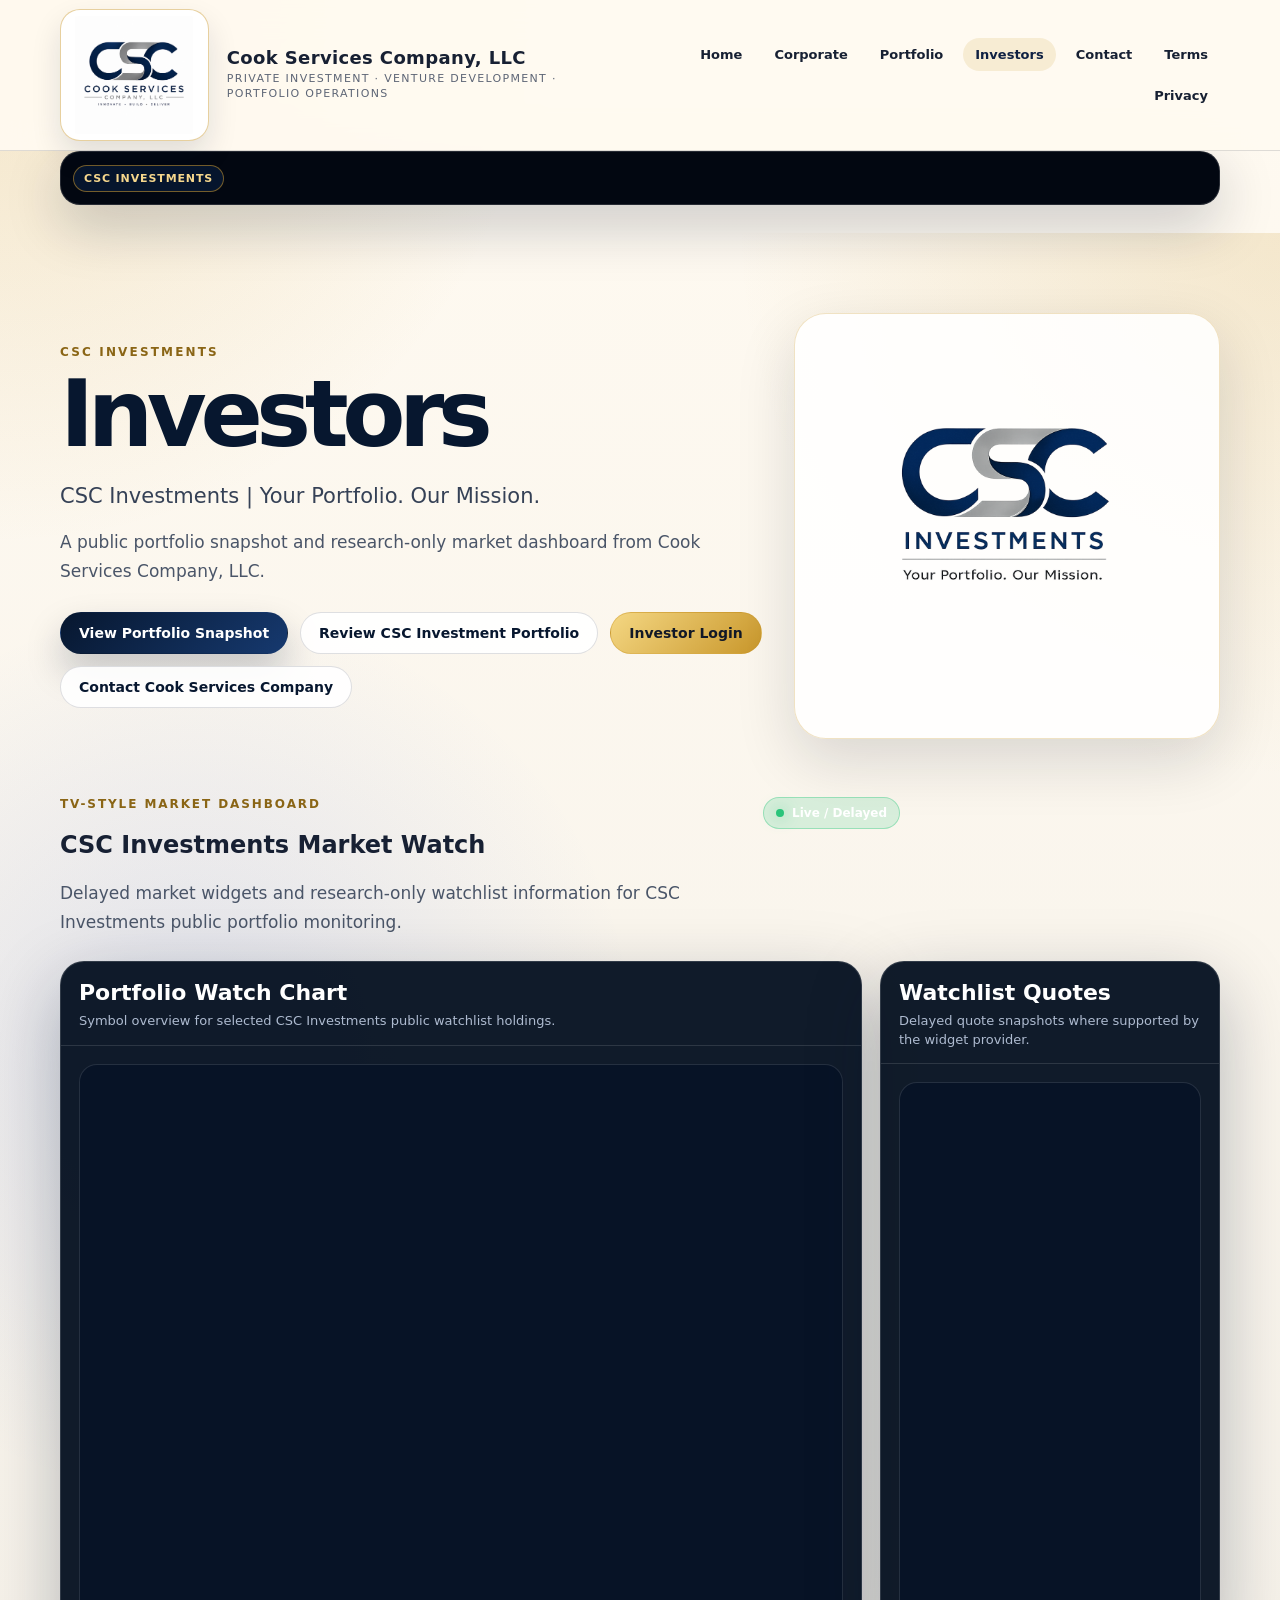
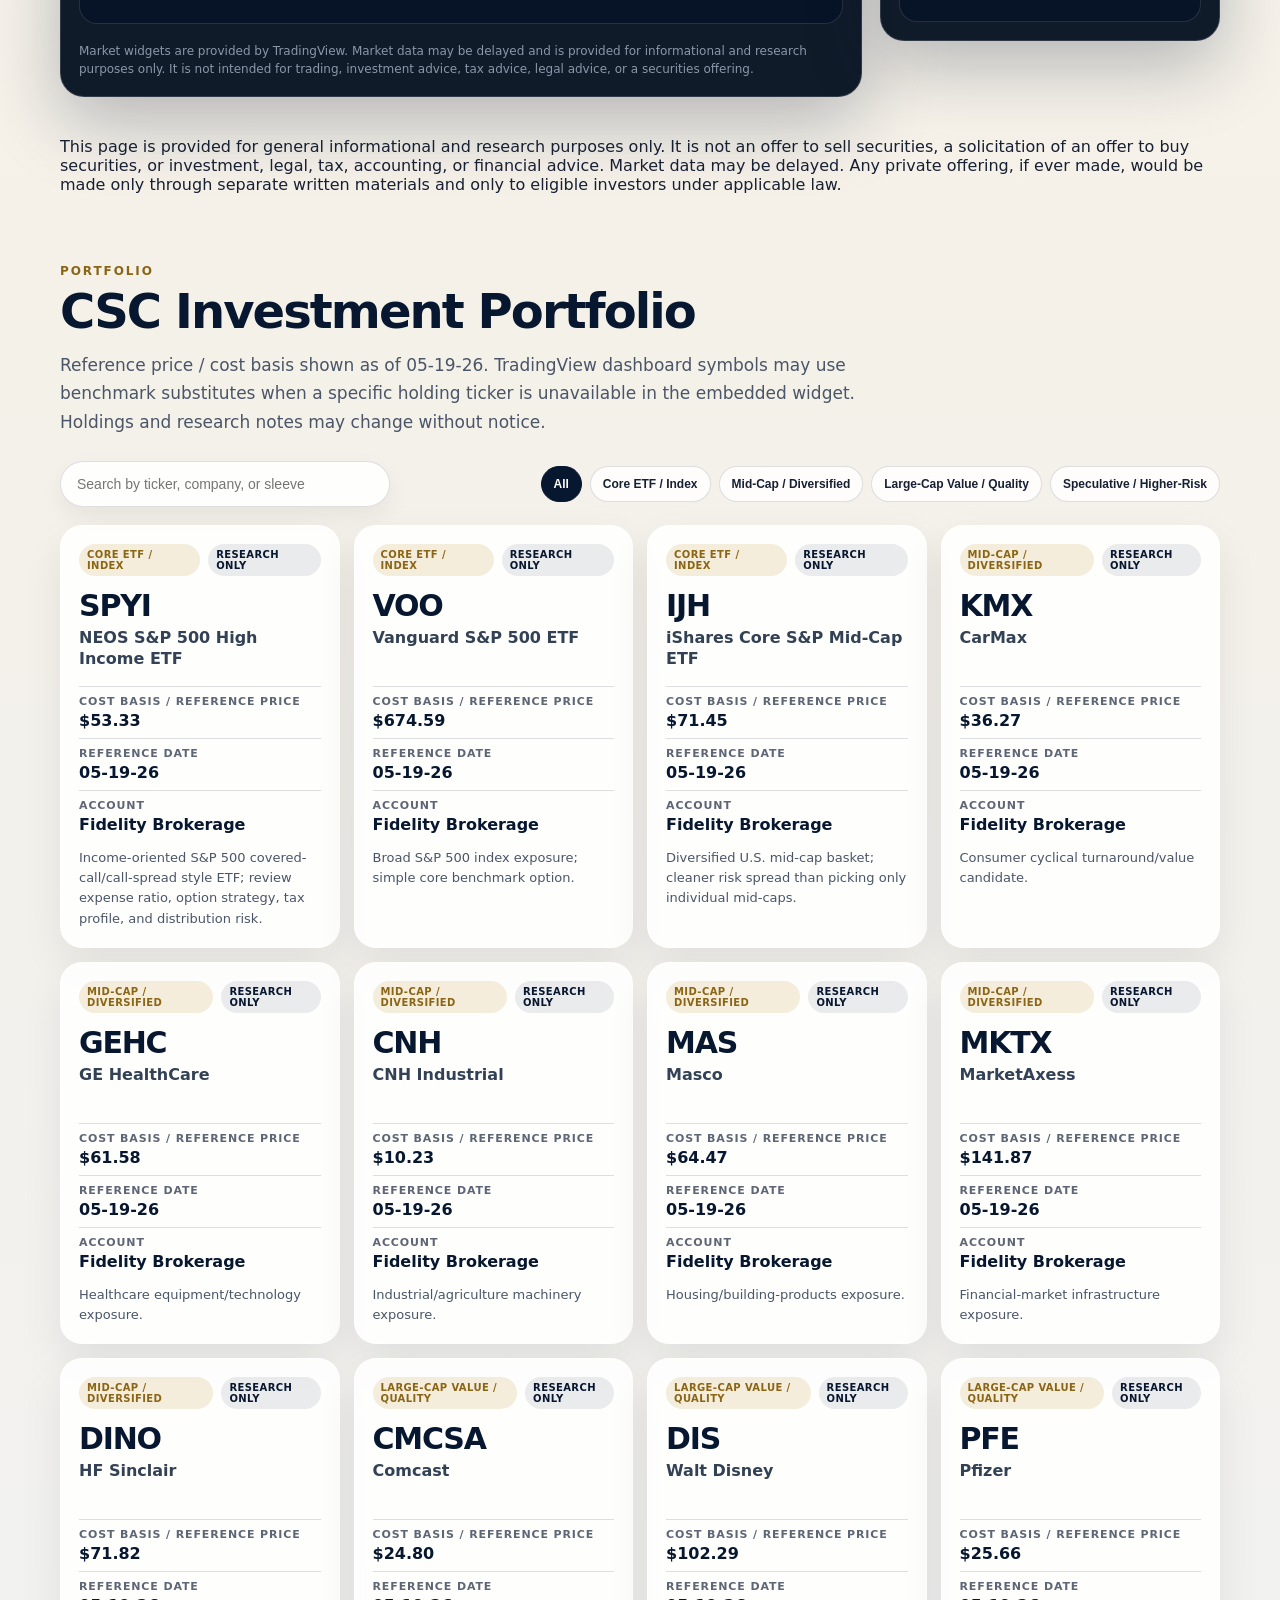
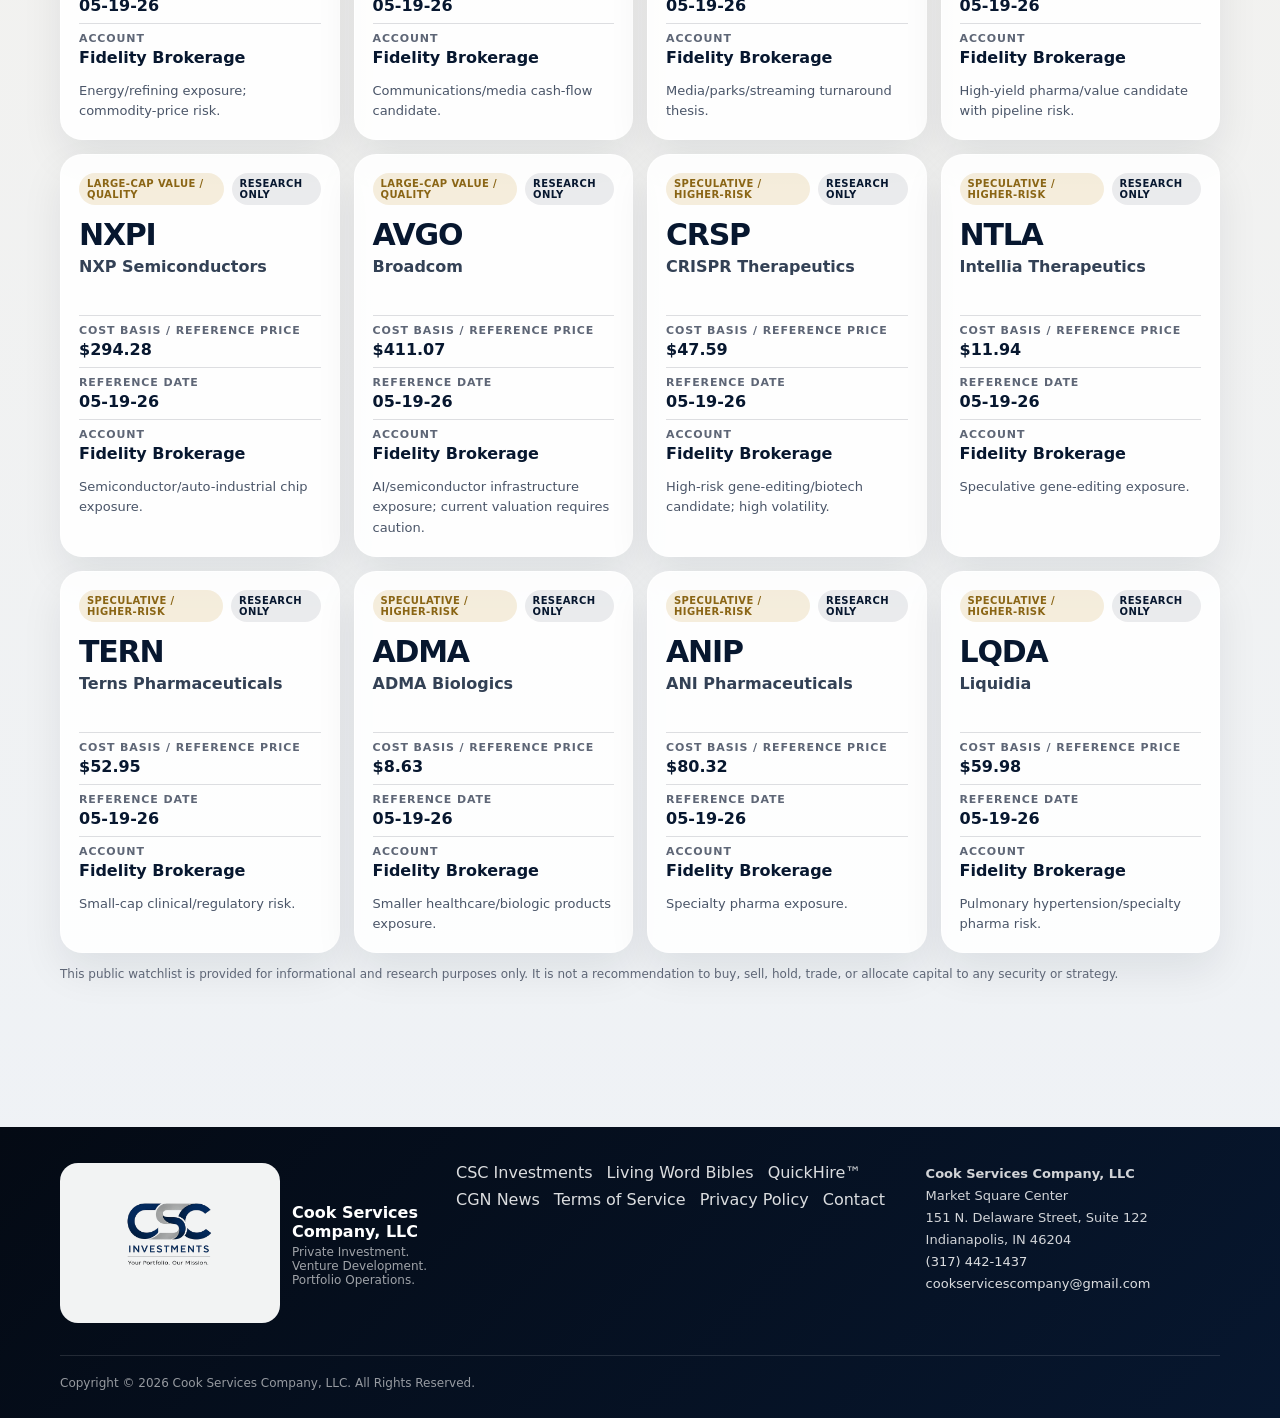
<file: investors/index.html>
<!doctype html>
<html lang="en">
<head>
  <meta charset="utf-8">
  <meta name="viewport" content="width=device-width, initial-scale=1">
  <title>Investors | CSC Investments | Cook Services Company, LLC</title>
  <meta name="description" content="Review CSC Investments public portfolio snapshot, research-only portfolio, market ticker, and delayed market dashboard from Cook Services Company, LLC.">
  <meta name="robots" content="index, follow">
  <link rel="canonical" href="https://corporate.cook-international.com/investors/">
  <meta property="og:title" content="Investors | CSC Investments">
  <meta property="og:description" content="CSC Investments public portfolio snapshot, research-only portfolio, market ticker, and delayed market dashboard.">
  <meta property="og:type" content="website">
  <meta property="og:url" content="https://corporate.cook-international.com/investors/">
  <meta property="og:image" content="https://corporate.cook-international.com/CSCInvestmentsLogo.png">
  <meta name="twitter:card" content="summary_large_image">
  <link rel="icon" href="/favicon.ico" sizes="any">
  <link rel="icon" type="image/png" sizes="48x48" href="/favicon-48x48.png">
  <link rel="icon" type="image/png" sizes="96x96" href="/favicon-96x96.png">
  <link rel="apple-touch-icon" sizes="180x180" href="/apple-touch-icon.png">
  <link rel="manifest" href="/site.webmanifest">
  <meta name="theme-color" content="#061a33">
  <link rel="stylesheet" href="/assets/csc-style.css">
  <style>
    /* CSC Portal targeted investor-page mobile refinements — no data-source/function changes */
    .csc-investor-login-button {
      background: linear-gradient(135deg, #f4d783, #c9972b);
      color: #111827;
      border-color: rgba(201,151,43,.45);
    }
    @media (max-width: 760px) {
      .csc-investor-ticker {
        flex-direction: row !important;
        align-items: center !important;
        padding-top: 0 !important;
        min-height: 52px;
      }
      .csc-investor-ticker-label {
        margin-left: 10px !important;
        white-space: nowrap;
      }
      .csc-investor-tv-ticker {
        width: auto !important;
        flex: 1 1 auto !important;
      }
      .csc-custom-ticker {
        display: none !important;
      }
      .csc-watchlist-grid {
        display: flex !important;
        grid-template-columns: none !important;
        gap: 14px;
        overflow-x: auto;
        scroll-snap-type: x mandatory;
        -webkit-overflow-scrolling: touch;
        padding: 2px 6px 16px 2px;
      }
      .csc-watchlist-grid .csc-watch-card,
      .csc-watchlist-grid .csc-empty-card {
        flex: 0 0 min(84vw, 360px);
        scroll-snap-align: start;
      }
      .csc-watchlist-grid::-webkit-scrollbar {
        height: 8px;
      }
      .csc-watchlist-grid::-webkit-scrollbar-thumb {
        background: rgba(7,23,47,.28);
        border-radius: 999px;
      }
    }
    @media (max-width: 560px) {
      .csc-custom-ticker {
        display: none !important;
      }
    }
  </style>
</head>
<body>
  <div id="csc-site-header"></div>

    <section class="csc-shell csc-investor-ticker" aria-label="CSC Investments market ticker">
      <div class="csc-investor-ticker-label">CSC Investments</div>
      <div class="csc-investor-tv-ticker">
        <div class="tradingview-widget-container">
          <div class="tradingview-widget-container__widget"></div>
          <script type="text/javascript" src="https://s3.tradingview.com/external-embedding/embed-widget-ticker-tape.js" async>
          {
            "symbols": [
              {"description":"SPY", "proName":"AMEX:SPY"},
              {"description":"MDY", "proName":"AMEX:MDY"},
              {"description":"IWM", "proName":"AMEX:IWM"},
              {"description":"KMX", "proName":"NYSE:KMX"},
              {"description":"GEHC", "proName":"NASDAQ:GEHC"},
              {"description":"CNH", "proName":"NYSE:CNH"},
              {"description":"MAS", "proName":"NYSE:MAS"},
              {"description":"MKTX", "proName":"NASDAQ:MKTX"},
              {"description":"DINO", "proName":"NYSE:DINO"},
              {"description":"CMCSA", "proName":"NASDAQ:CMCSA"},
              {"description":"DIS", "proName":"NYSE:DIS"},
              {"description":"PFE", "proName":"NYSE:PFE"},
              {"description":"NXPI", "proName":"NASDAQ:NXPI"},
              {"description":"AVGO", "proName":"NASDAQ:AVGO"},
              {"description":"CRSP", "proName":"NASDAQ:CRSP"},
              {"description":"NTLA", "proName":"NASDAQ:NTLA"},
              {"description":"TERN", "proName":"NASDAQ:TERN"},
              {"description":"ADMA", "proName":"NASDAQ:ADMA"},
              {"description":"ANIP", "proName":"NASDAQ:ANIP"},
              {"description":"LQDA", "proName":"NASDAQ:LQDA"}
            ],
            "showSymbolLogo": true,
            "isTransparent": true,
            "displayMode": "regular",
            "colorTheme": "dark",
            "locale": "en"
          }
          </script>
        </div>
      </div>
      <div class="csc-custom-ticker" aria-hidden="true">
        <div class="csc-custom-ticker-track">
          <span>SPYI $53.33</span><span>VOO $674.59</span><span>IJH $71.45</span><span>KMX $36.27</span><span>GEHC $61.58</span><span>CNH $10.23</span><span>MAS $64.47</span><span>MKTX $141.87</span><span>DINO $71.82</span><span>CMCSA $24.80</span><span>DIS $102.29</span><span>PFE $25.66</span><span>NXPI $294.28</span><span>AVGO $411.07</span><span>CRSP $47.59</span><span>NTLA $11.94</span><span>TERN $52.95</span><span>ADMA $8.63</span><span>ANIP $80.32</span><span>LQDA $59.98</span>
          <span>SPYI $53.33</span><span>VOO $674.59</span><span>IJH $71.45</span><span>KMX $36.27</span><span>GEHC $61.58</span><span>CNH $10.23</span><span>MAS $64.47</span><span>MKTX $141.87</span><span>DINO $71.82</span><span>CMCSA $24.80</span><span>DIS $102.29</span><span>PFE $25.66</span><span>NXPI $294.28</span><span>AVGO $411.07</span><span>CRSP $47.59</span><span>NTLA $11.94</span><span>TERN $52.95</span><span>ADMA $8.63</span><span>ANIP $80.32</span><span>LQDA $59.98</span>
        </div>
      </div>
    </section>



  <main class="csc-main csc-investors-main" id="main">
    <section class="csc-shell csc-investors-hero" aria-labelledby="investors-title">
      <div class="csc-investors-hero-copy">
        <p class="csc-eyebrow">CSC Investments</p>
        <h1 id="investors-title">Investors</h1>
        <p class="csc-hero-lede">CSC Investments | Your Portfolio. Our Mission.</p>
        <p class="csc-section-lede">A public portfolio snapshot and research-only market dashboard from Cook Services Company, LLC.</p>
        <div class="csc-hero-actions">
          <a class="csc-button csc-button-primary" href="#portfolio-snapshot">View Portfolio Snapshot</a>
          <a class="csc-button csc-button-secondary" href="#market-dashboard">Review CSC Investment Portfolio</a>
          <a class="csc-button csc-button-secondary csc-investor-login-button" href="/portal/">Investor Login</a>
          <a class="csc-button csc-button-secondary" href="mailto:cookservicescompany@gmail.com">Contact Cook Services Company</a>
        </div>
      </div>
      <div class="csc-investors-hero-logo">
        <img src="/CSCInvestmentsLogo.png" alt="CSC Investments logo" loading="eager">
      </div>
    </section>

    <section class="csc-shell csc-market-dashboard" id="market-dashboard" aria-labelledby="market-dashboard-title">
      <div class="csc-section-header csc-market-dashboard-header">
        <div>
          <p class="csc-kicker">TV-Style Market Dashboard</p>
          <h2 id="market-dashboard-title">CSC Investments Market Watch</h2>
          <p class="csc-section-lede">Delayed market widgets and research-only watchlist information for CSC Investments public portfolio monitoring.</p>
        </div>
        <span class="csc-live-badge">Live / Delayed</span>
      </div>

      <div class="csc-market-layout">
        <article class="csc-market-card csc-market-card-main">
          <header class="csc-market-card-header">
            <div>
              <h3>Portfolio Watch Chart</h3>
              <p>Symbol overview for selected CSC Investments public watchlist holdings.</p>
            </div>
          </header>
          <div class="csc-tv-main-wrap">
            <div class="tradingview-widget-container">
              <div class="tradingview-widget-container__widget"></div>
              <script type="text/javascript" src="https://s3.tradingview.com/external-embedding/embed-widget-symbol-overview.js" async>
              {
                "symbols": [
                  ["SPY", "AMEX:SPY|1D"],
                  ["MDY", "AMEX:MDY|1D"],
                  ["IWM", "AMEX:IWM|1D"],
                  ["CarMax", "NYSE:KMX|1D"],
                  ["GE HealthCare", "NASDAQ:GEHC|1D"],
                  ["CNH Industrial", "NYSE:CNH|1D"],
                  ["Masco", "NYSE:MAS|1D"],
                  ["MarketAxess", "NASDAQ:MKTX|1D"],
                  ["HF Sinclair", "NYSE:DINO|1D"],
                  ["Comcast", "NASDAQ:CMCSA|1D"],
                  ["Disney", "NYSE:DIS|1D"],
                  ["Pfizer", "NYSE:PFE|1D"],
                  ["NXP", "NASDAQ:NXPI|1D"],
                  ["Broadcom", "NASDAQ:AVGO|1D"],
                  ["CRISPR Therapeutics", "NASDAQ:CRSP|1D"],
                  ["Intellia", "NASDAQ:NTLA|1D"],
                  ["Terns", "NASDAQ:TERN|1D"],
                  ["ADMA", "NASDAQ:ADMA|1D"],
                  ["ANI Pharma", "NASDAQ:ANIP|1D"],
                  ["Liquidia", "NASDAQ:LQDA|1D"]
                ],
                "chartOnly": false,
                "width": "100%",
                "height": "100%",
                "locale": "en",
                "colorTheme": "dark",
                "autosize": true,
                "showVolume": false,
                "showMA": false,
                "hideDateRanges": false,
                "hideMarketStatus": false,
                "hideSymbolLogo": false,
                "scalePosition": "right",
                "scaleMode": "Normal",
                "fontFamily": "Arial, sans-serif",
                "fontSize": "12",
                "noTimeScale": false,
                "valuesTracking": "1",
                "changeMode": "price-and-percent"
              }
              </script>
            </div>
          </div>
          <p class="csc-market-note">Market widgets are provided by TradingView. Market data may be delayed and is provided for informational and research purposes only. It is not intended for trading, investment advice, tax advice, legal advice, or a securities offering.</p>
        </article>

        <aside class="csc-market-card csc-market-card-side">
          <header class="csc-market-card-header">
            <div>
              <h3>Watchlist Quotes</h3>
              <p>Delayed quote snapshots where supported by the widget provider.</p>
            </div>
          </header>
          <div class="csc-tv-side-wrap">
            <div class="tradingview-widget-container">
              <div class="tradingview-widget-container__widget"></div>
              <script type="text/javascript" src="https://s3.tradingview.com/external-embedding/embed-widget-market-quotes.js" async>
              {
                "width": "100%",
                "height": "100%",
                "symbolsGroups": [
                  {
                    "name": "Core Benchmarks",
                    "originalName": "Core Benchmarks",
                    "symbols": [
                      {"name":"AMEX:SPY", "displayName":"SPY"},
                      {"name":"AMEX:MDY", "displayName":"MDY"},
                      {"name":"AMEX:IWM", "displayName":"IWM"}
                    ]
                  },
                  {
                    "name": "Mid-Cap / Diversified",
                    "originalName": "Mid-Cap / Diversified",
                    "symbols": [
                      {"name":"NYSE:KMX", "displayName":"CarMax"},
                      {"name":"NASDAQ:GEHC", "displayName":"GE HealthCare"},
                      {"name":"NYSE:CNH", "displayName":"CNH Industrial"},
                      {"name":"NYSE:MAS", "displayName":"Masco"},
                      {"name":"NASDAQ:MKTX", "displayName":"MarketAxess"},
                      {"name":"NYSE:DINO", "displayName":"HF Sinclair"}
                    ]
                  },
                  {
                    "name": "Large-Cap Value / Quality",
                    "originalName": "Large-Cap Value / Quality",
                    "symbols": [
                      {"name":"NASDAQ:CMCSA", "displayName":"Comcast"},
                      {"name":"NYSE:DIS", "displayName":"Disney"},
                      {"name":"NYSE:PFE", "displayName":"Pfizer"},
                      {"name":"NASDAQ:NXPI", "displayName":"NXP"},
                      {"name":"NASDAQ:AVGO", "displayName":"Broadcom"}
                    ]
                  },
                  {
                    "name": "Speculative / Higher-Risk",
                    "originalName": "Speculative / Higher-Risk",
                    "symbols": [
                      {"name":"NASDAQ:CRSP", "displayName":"CRISPR"},
                      {"name":"NASDAQ:NTLA", "displayName":"Intellia"},
                      {"name":"NASDAQ:TERN", "displayName":"Terns"},
                      {"name":"NASDAQ:ADMA", "displayName":"ADMA"},
                      {"name":"NASDAQ:ANIP", "displayName":"ANI"},
                      {"name":"NASDAQ:LQDA", "displayName":"Liquidia"}
                    ]
                  }
                ],
                "showSymbolLogo": true,
                "colorTheme": "dark",
                "isTransparent": true,
                "locale": "en"
              }
              </script>
            </div>
          </div>
        </aside>
      </div>
    </section>

    <section class="csc-shell csc-slim-disclosure" aria-label="Investor page disclosure">
      <p>This page is provided for general informational and research purposes only. It is not an offer to sell securities, a solicitation of an offer to buy securities, or investment, legal, tax, accounting, or financial advice. Market data may be delayed. Any private offering, if ever made, would be made only through separate written materials and only to eligible investors under applicable law.</p>
    </section>

    <section class="csc-shell csc-section" id="portfolio-snapshot" aria-labelledby="portfolio-title">
      <div class="csc-section-header">
        <p class="csc-kicker">Portfolio</p>
        <h2 id="portfolio-title">CSC Investment Portfolio</h2>
        <p class="csc-section-lede">Reference price / cost basis shown as of 05-19-26. TradingView dashboard symbols may use benchmark substitutes when a specific holding ticker is unavailable in the embedded widget. Holdings and research notes may change without notice.</p>
      </div>

      <div class="csc-investor-controls" role="region" aria-label="Portfolio filters">
        <label class="csc-search-label" for="investor-search">Search portfolio</label>
        <input id="investor-search" class="csc-search-input" type="search" placeholder="Search by ticker, company, or sleeve">
        <div class="csc-filter-buttons" aria-label="Filter by sleeve">
          <button class="active" type="button" data-filter="All">All</button>
          <button type="button" data-filter="Core ETF / Index">Core ETF / Index</button>
          <button type="button" data-filter="Mid-Cap / Diversified">Mid-Cap / Diversified</button>
          <button type="button" data-filter="Large-Cap Value / Quality">Large-Cap Value / Quality</button>
          <button type="button" data-filter="Speculative / Higher-Risk">Speculative / Higher-Risk</button>
        </div>
      </div>

      <div id="investor-watchlist" class="csc-watchlist-grid" aria-live="polite"></div>
      <p class="csc-market-note csc-market-note-light">This public watchlist is provided for informational and research purposes only. It is not a recommendation to buy, sell, hold, trade, or allocate capital to any security or strategy.</p>
    </section>
  </main>

  <div id="csc-site-footer"></div>
  <script>
  const CSC_WATCHLIST = [
    {sleeve:'Core ETF / Index',ticker:'SPYI',name:'NEOS S&P 500 High Income ETF',price:'$53.33',account:'Fidelity Brokerage',status:'Research Only',notes:'Income-oriented S&P 500 covered-call/call-spread style ETF; review expense ratio, option strategy, tax profile, and distribution risk.'},
    {sleeve:'Core ETF / Index',ticker:'VOO',name:'Vanguard S&P 500 ETF',price:'$674.59',account:'Fidelity Brokerage',status:'Research Only',notes:'Broad S&P 500 index exposure; simple core benchmark option.'},
    {sleeve:'Core ETF / Index',ticker:'IJH',name:'iShares Core S&P Mid-Cap ETF',price:'$71.45',account:'Fidelity Brokerage',status:'Research Only',notes:'Diversified U.S. mid-cap basket; cleaner risk spread than picking only individual mid-caps.'},
    {sleeve:'Mid-Cap / Diversified',ticker:'KMX',name:'CarMax',price:'$36.27',account:'Fidelity Brokerage',status:'Research Only',notes:'Consumer cyclical turnaround/value candidate.'},
    {sleeve:'Mid-Cap / Diversified',ticker:'GEHC',name:'GE HealthCare',price:'$61.58',account:'Fidelity Brokerage',status:'Research Only',notes:'Healthcare equipment/technology exposure.'},
    {sleeve:'Mid-Cap / Diversified',ticker:'CNH',name:'CNH Industrial',price:'$10.23',account:'Fidelity Brokerage',status:'Research Only',notes:'Industrial/agriculture machinery exposure.'},
    {sleeve:'Mid-Cap / Diversified',ticker:'MAS',name:'Masco',price:'$64.47',account:'Fidelity Brokerage',status:'Research Only',notes:'Housing/building-products exposure.'},
    {sleeve:'Mid-Cap / Diversified',ticker:'MKTX',name:'MarketAxess',price:'$141.87',account:'Fidelity Brokerage',status:'Research Only',notes:'Financial-market infrastructure exposure.'},
    {sleeve:'Mid-Cap / Diversified',ticker:'DINO',name:'HF Sinclair',price:'$71.82',account:'Fidelity Brokerage',status:'Research Only',notes:'Energy/refining exposure; commodity-price risk.'},
    {sleeve:'Large-Cap Value / Quality',ticker:'CMCSA',name:'Comcast',price:'$24.80',account:'Fidelity Brokerage',status:'Research Only',notes:'Communications/media cash-flow candidate.'},
    {sleeve:'Large-Cap Value / Quality',ticker:'DIS',name:'Walt Disney',price:'$102.29',account:'Fidelity Brokerage',status:'Research Only',notes:'Media/parks/streaming turnaround thesis.'},
    {sleeve:'Large-Cap Value / Quality',ticker:'PFE',name:'Pfizer',price:'$25.66',account:'Fidelity Brokerage',status:'Research Only',notes:'High-yield pharma/value candidate with pipeline risk.'},
    {sleeve:'Large-Cap Value / Quality',ticker:'NXPI',name:'NXP Semiconductors',price:'$294.28',account:'Fidelity Brokerage',status:'Research Only',notes:'Semiconductor/auto-industrial chip exposure.'},
    {sleeve:'Large-Cap Value / Quality',ticker:'AVGO',name:'Broadcom',price:'$411.07',account:'Fidelity Brokerage',status:'Research Only',notes:'AI/semiconductor infrastructure exposure; current valuation requires caution.'},
    {sleeve:'Speculative / Higher-Risk',ticker:'CRSP',name:'CRISPR Therapeutics',price:'$47.59',account:'Fidelity Brokerage',status:'Research Only',notes:'High-risk gene-editing/biotech candidate; high volatility.'},
    {sleeve:'Speculative / Higher-Risk',ticker:'NTLA',name:'Intellia Therapeutics',price:'$11.94',account:'Fidelity Brokerage',status:'Research Only',notes:'Speculative gene-editing exposure.'},
    {sleeve:'Speculative / Higher-Risk',ticker:'TERN',name:'Terns Pharmaceuticals',price:'$52.95',account:'Fidelity Brokerage',status:'Research Only',notes:'Small-cap clinical/regulatory risk.'},
    {sleeve:'Speculative / Higher-Risk',ticker:'ADMA',name:'ADMA Biologics',price:'$8.63',account:'Fidelity Brokerage',status:'Research Only',notes:'Smaller healthcare/biologic products exposure.'},
    {sleeve:'Speculative / Higher-Risk',ticker:'ANIP',name:'ANI Pharmaceuticals',price:'$80.32',account:'Fidelity Brokerage',status:'Research Only',notes:'Specialty pharma exposure.'},
    {sleeve:'Speculative / Higher-Risk',ticker:'LQDA',name:'Liquidia',price:'$59.98',account:'Fidelity Brokerage',status:'Research Only',notes:'Pulmonary hypertension/specialty pharma risk.'}
  ];

  function escapeText(value){
    return String(value || '').replace(/[&<>"']/g, function(c){ return {'&':'&amp;','<':'&lt;','>':'&gt;','"':'&quot;',"'":'&#039;'}[c]; });
  }
  function renderWatchlist(){
    const mount = document.getElementById('investor-watchlist');
    const search = (document.getElementById('investor-search')?.value || '').toLowerCase().trim();
    const active = document.querySelector('.csc-filter-buttons button.active')?.dataset.filter || 'All';
    const items = CSC_WATCHLIST.filter(function(item){
      const matchesFilter = active === 'All' || item.sleeve === active;
      const haystack = `${item.sleeve} ${item.ticker} ${item.name} ${item.notes}`.toLowerCase();
      return matchesFilter && (!search || haystack.includes(search));
    });
    if(!mount) return;
    if(!items.length){
      mount.innerHTML = '<div class="csc-empty-card">No matching portfolio items found.</div>';
      return;
    }
    mount.innerHTML = items.map(function(item){
      return `<article class="csc-watch-card" data-sleeve="${escapeText(item.sleeve)}">
        <div class="csc-watch-card-top">
          <span class="csc-watch-sleeve">${escapeText(item.sleeve)}</span>
          <span class="csc-watch-status">${escapeText(item.status)}</span>
        </div>
        <h3>${escapeText(item.ticker)}</h3>
        <p class="csc-watch-name">${escapeText(item.name)}</p>
        <dl class="csc-watch-facts">
          <div><dt>Cost Basis / Reference Price</dt><dd>${escapeText(item.price)}</dd></div>
          <div><dt>Reference Date</dt><dd>05-19-26</dd></div>
          <div><dt>Account</dt><dd>${escapeText(item.account)}</dd></div>
        </dl>
        <p class="csc-watch-notes">${escapeText(item.notes)}</p>
      </article>`;
    }).join('');
  }
  document.addEventListener('click', function(event){
    const btn = event.target.closest('.csc-filter-buttons button');
    if(!btn) return;
    document.querySelectorAll('.csc-filter-buttons button').forEach(function(b){ b.classList.remove('active'); });
    btn.classList.add('active');
    renderWatchlist();
  });
  document.addEventListener('input', function(event){
    if(event.target && event.target.id === 'investor-search') renderWatchlist();
  });
  renderWatchlist();
  </script>
  <script src="/assets/csc-shell.js"></script>
</body>
</html>
</file>
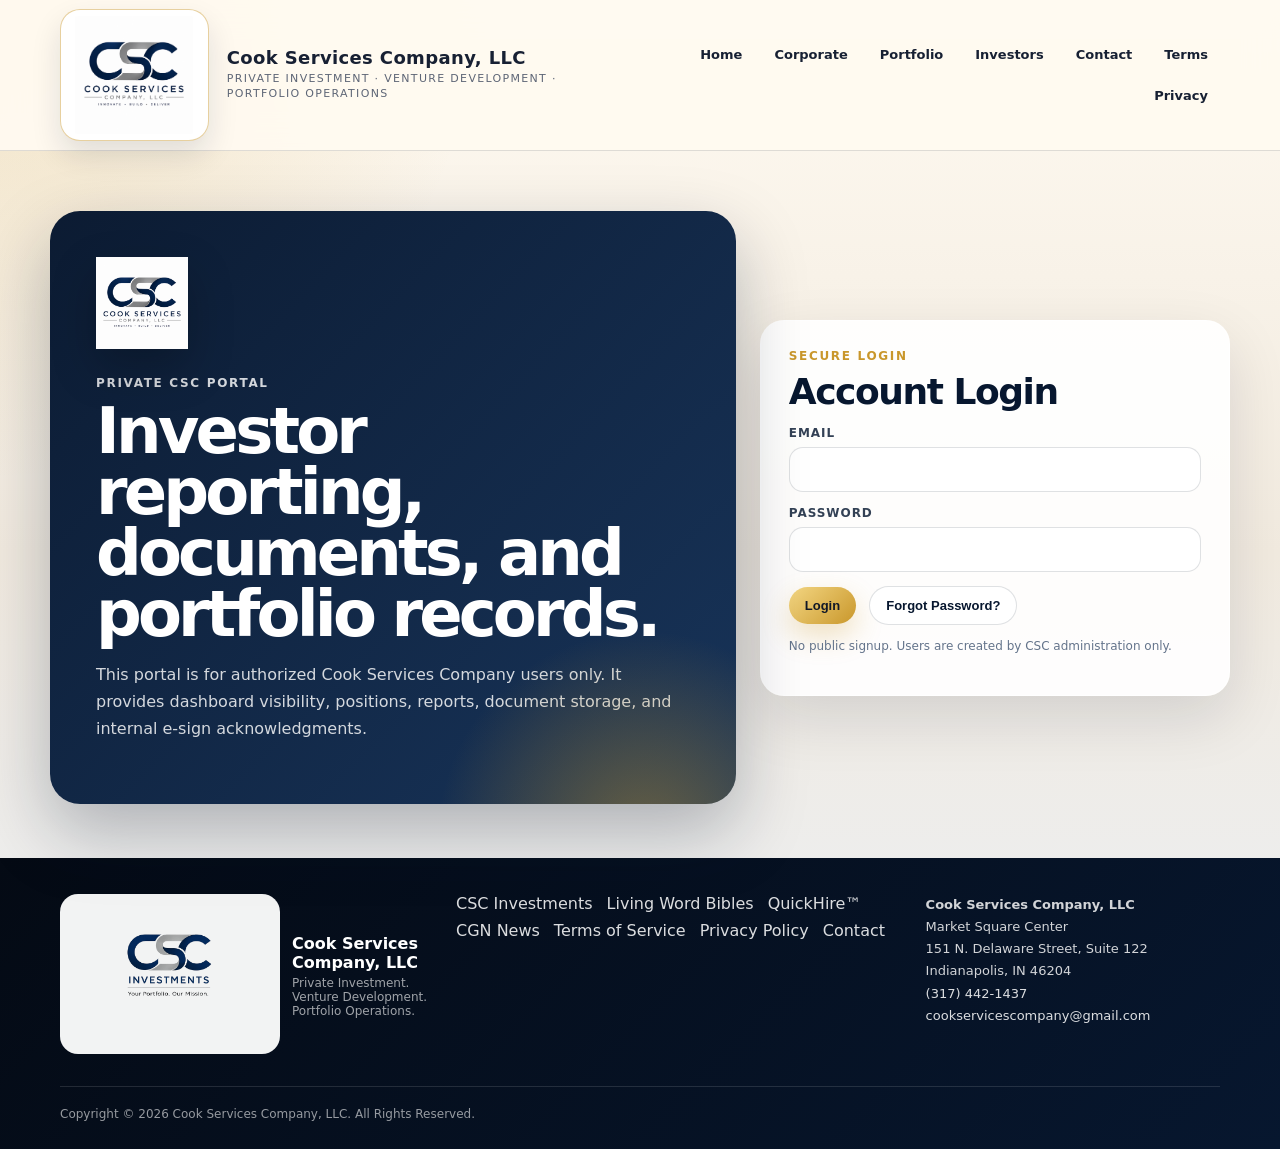
<file: portal/index.html>
<!-- CSC Portal Frontend v2.5.0 Alpha | Last Updated on 23 May 2026 @ 12:46:37Z UTC -->
<!doctype html>
<html lang="en">
<head>
  <meta charset="utf-8">
  <meta name="viewport" content="width=device-width, initial-scale=1">
  <title>CSC Portal | Cook Services Company, LLC</title>
  <meta name="description" content="Private Cook Services Company investor and account portal.">
  <meta name="robots" content="noindex, nofollow">
  <link rel="canonical" href="https://corporate.cook-international.com/portal/">
  <link rel="icon" href="/favicon.ico" sizes="any">
  <link rel="icon" type="image/png" sizes="48x48" href="/favicon-48x48.png">
  <link rel="icon" type="image/png" sizes="96x96" href="/favicon-96x96.png">
  <link rel="apple-touch-icon" sizes="180x180" href="/apple-touch-icon.png">
  <link rel="manifest" href="/site.webmanifest">
  <meta name="theme-color" content="#061a33">
  <link rel="stylesheet" href="/assets/csc-style.css">
  <style>
    :root{--portal-navy:#07172f;--portal-navy-2:#0b2344;--portal-gold:#c9972b;--portal-line:rgba(15,23,42,.13);--portal-muted:#64748b;--portal-bg:#f6f1e7;--portal-card:#fffefa;--portal-good:#0f8a4b;--portal-bad:#b42318;--portal-warn:#9a6700;}
    body{background:radial-gradient(circle at top left,rgba(201,151,43,.2),transparent 30rem),linear-gradient(180deg,#fffaf1 0%,#f1eadf 48%,#eaf0f8 100%);}
    .portal-main{min-height:78vh;padding:32px 0 54px;}
    .portal-shell{width:min(1180px,calc(100% - 32px));margin:0 auto;}
    .portal-card{background:rgba(255,255,255,.9);border:1px solid rgba(255,255,255,.72);border-radius:24px;box-shadow:0 22px 60px rgba(11,20,38,.12);}
    .portal-login-wrap{display:grid;grid-template-columns:minmax(0,1.05fr) minmax(310px,.72fr);gap:24px;align-items:stretch;margin-top:28px;}
    .portal-login-hero{padding:clamp(24px,4vw,46px);background:linear-gradient(135deg,rgba(7,23,47,.98),rgba(12,42,82,.95));color:#fff;border-radius:30px;position:relative;overflow:hidden;box-shadow:0 28px 70px rgba(7,23,47,.28)}
    .portal-login-hero:before{content:"";position:absolute;inset:auto -18% -42% auto;width:430px;height:430px;background:radial-gradient(circle,rgba(201,151,43,.45),transparent 68%);pointer-events:none;}
    .portal-login-hero img{width:92px;max-width:34vw;margin-bottom:20px;filter:drop-shadow(0 18px 22px rgba(0,0,0,.22));}
    .portal-login-hero h1{font-size:clamp(34px,5vw,64px);line-height:.95;letter-spacing:-.06em;margin:0 0 14px;color:#fff;}
    .portal-login-hero p{color:rgba(255,255,255,.82);line-height:1.7;max-width:680px;}
    .portal-login-panel{padding:28px;align-self:center;}
    .portal-kicker{margin:0 0 8px;text-transform:uppercase;letter-spacing:.14em;font-size:12px;color:var(--portal-gold);font-weight:900;}
    .portal-login-panel h2,.portal-section-title{margin:0 0 14px;color:var(--portal-navy);font-size:clamp(24px,3vw,36px);letter-spacing:-.04em;}
    .portal-field{display:grid;gap:7px;margin-bottom:14px;}
    .portal-field label{font-size:12px;font-weight:900;text-transform:uppercase;letter-spacing:.08em;color:#334155;}
    .portal-input,.portal-select,.portal-textarea{width:100%;border:1px solid var(--portal-line);border-radius:14px;padding:12px 13px;font:inherit;background:#fff;color:#0f172a;}
    .portal-textarea{min-height:108px;resize:vertical;}
    .portal-button{display:inline-flex;align-items:center;justify-content:center;border:0;border-radius:999px;padding:11px 16px;font-weight:900;font-size:13px;text-decoration:none;cursor:pointer;gap:8px;transition:transform .12s ease,box-shadow .12s ease,background .12s ease;}
    .portal-button:hover{transform:translateY(-1px);text-decoration:none;}
    .portal-button-primary{background:linear-gradient(135deg,#f4d783,#c9972b);color:#111827;box-shadow:0 12px 28px rgba(201,151,43,.28);}
    .portal-button-secondary{background:#fff;color:var(--portal-navy);border:1px solid var(--portal-line);}
    .portal-button-dark{background:var(--portal-navy);color:#fff;}
    .portal-button-danger{background:#fee4e2;color:#912018;border:1px solid #fecdca;}
    .portal-alert{display:none;margin:14px 0 0;padding:12px 14px;border-radius:16px;font-size:13px;line-height:1.5;border:1px solid var(--portal-line);}
    .portal-alert.show{display:block;}.portal-alert.error{background:#fff2f0;color:#912018;border-color:#fecdca}.portal-alert.ok{background:#ecfdf3;color:#05603a;border-color:#abefc6}.portal-alert.warn{background:#fffaeb;color:#93370d;border-color:#fedf89}
    .portal-app{display:none;}
    .portal-app.active{display:block;}
    .portal-topbar{display:flex;justify-content:space-between;gap:18px;align-items:flex-start;margin:20px 0 18px;padding:22px 24px;background:linear-gradient(135deg,var(--portal-navy),var(--portal-navy-2));color:#fff;border-radius:26px;box-shadow:0 22px 56px rgba(7,23,47,.22);}
    .portal-topbar h1{margin:0 0 7px;color:#fff;font-size:clamp(28px,4vw,52px);line-height:1;letter-spacing:-.06em}.portal-topbar p{margin:0;color:rgba(255,255,255,.78);line-height:1.55}.portal-userline{font-size:12px;color:rgba(255,255,255,.76);text-align:right;line-height:1.5;white-space:nowrap;}
    .portal-tabs{display:flex;gap:8px;overflow-x:auto;padding:8px;margin:0 0 18px;background:rgba(255,255,255,.7);border:1px solid rgba(255,255,255,.88);border-radius:999px;box-shadow:0 14px 34px rgba(11,20,38,.08);}
    .portal-tab{flex:0 0 auto;border:0;border-radius:999px;background:transparent;color:#334155;font-weight:900;padding:10px 14px;cursor:pointer;}.portal-tab.active{background:var(--portal-navy);color:#fff;}
    .portal-panel{display:none;}.portal-panel.active{display:block;}
    .portal-grid{display:grid;gap:16px}.portal-grid-2{grid-template-columns:1.1fr .9fr}.portal-grid-3{grid-template-columns:repeat(3,minmax(0,1fr))}.portal-grid-4{grid-template-columns:repeat(4,minmax(0,1fr))}
    .portal-summary-card{padding:18px}.portal-summary-card span{display:block;color:var(--portal-muted);font-size:12px;text-transform:uppercase;letter-spacing:.08em;font-weight:900}.portal-summary-card strong{display:block;margin-top:8px;font-size:clamp(24px,3.2vw,38px);color:var(--portal-navy);letter-spacing:-.05em}.portal-summary-card small{display:block;margin-top:4px;color:var(--portal-muted);}
    .portal-market-ticker{margin:0 0 16px;border-radius:20px;overflow:hidden;background:#020711;color:#fff;border:1px solid rgba(255,255,255,.12);display:flex;align-items:center;min-height:50px;box-shadow:0 18px 42px rgba(7,23,47,.18)}
    .portal-market-ticker-label{flex:0 0 auto;margin-left:12px;padding:6px 10px;border-radius:999px;border:1px solid rgba(201,151,43,.58);color:#f8d98e;background:rgba(7,23,47,.95);text-transform:uppercase;letter-spacing:.08em;font-size:11px;font-weight:900;z-index:2}.portal-market-ticker-window{overflow:hidden;flex:1;min-width:0}.portal-market-ticker-track{display:inline-flex;gap:20px;white-space:nowrap;animation:portalTicker 46s linear infinite;padding-left:24px;font-size:12px;font-weight:900}.portal-market-ticker-track span{display:inline-flex;gap:7px;color:#dfe8f6}.portal-up{color:#54d98c}.portal-down{color:#ff8a80}@keyframes portalTicker{from{transform:translateX(0)}to{transform:translateX(-50%)}}
    .portal-chart-card{padding:18px;background:#071326;color:#fff;border-radius:24px}.portal-chart-card h2{margin:0 0 5px;color:#fff}.portal-chart-meta{margin:0 0 12px;color:#aebbd0;font-size:13px}.portal-chart{height:360px;border-radius:18px;background:linear-gradient(180deg,#0b1d35,#06101f);border:1px solid rgba(255,255,255,.12);overflow:hidden;position:relative}.portal-chart svg{width:100%;height:100%;display:block}.portal-chart-empty{display:grid;place-items:center;height:100%;color:#aebbd0;text-align:center;padding:22px}.portal-chart-tooltip{position:absolute;display:none;background:#fff;color:#0f172a;border-radius:10px;padding:8px 10px;font-size:12px;box-shadow:0 10px 24px rgba(0,0,0,.22);pointer-events:none;z-index:5}.portal-chart-actions{display:flex;gap:8px;flex-wrap:wrap;margin-top:12px}.portal-chart-actions button{font-size:12px;padding:8px 10px}.portal-table-wrap{overflow:auto;border-radius:18px;border:1px solid var(--portal-line);background:#fff}.portal-table{border-collapse:collapse;width:100%;min-width:920px;font-size:13px}.portal-table th,.portal-table td{padding:12px;border-bottom:1px solid #e8edf4;text-align:left;vertical-align:top}.portal-table th{position:sticky;top:0;background:#f8fafc;color:#334155;text-transform:uppercase;letter-spacing:.06em;font-size:11px;z-index:1}.portal-table td.num{text-align:right;font-variant-numeric:tabular-nums}.portal-table tr:last-child td{border-bottom:0}.portal-section-card{padding:20px}.portal-section-head{display:flex;justify-content:space-between;gap:14px;align-items:flex-start;margin-bottom:14px}.portal-section-head p{margin:4px 0 0;color:var(--portal-muted);line-height:1.55}.portal-badge{display:inline-flex;border-radius:999px;padding:5px 9px;font-size:11px;font-weight:900;text-transform:uppercase;letter-spacing:.04em;background:#eef2ff;color:#3538cd}.portal-badge.green{background:#ecfdf3;color:#05603a}.portal-badge.gold{background:#fffaeb;color:#93370d}.portal-badge.red{background:#fff1f3;color:#c01048}.portal-actions{display:flex;gap:8px;flex-wrap:wrap}.portal-form-grid{display:grid;grid-template-columns:repeat(2,minmax(0,1fr));gap:12px}.portal-sign-pad{border:1px dashed rgba(7,23,47,.28);background:#fff;border-radius:18px;height:180px;touch-action:none}.portal-small{font-size:12px;color:var(--portal-muted);line-height:1.5}.portal-hidden{display:none!important}.portal-pre{white-space:pre-wrap;background:#0f172a;color:#e2e8f0;border-radius:18px;padding:14px;overflow:auto;max-height:360px;font-size:12px;line-height:1.5}.portal-split-list{display:grid;gap:12px}.portal-list-item{border:1px solid var(--portal-line);border-radius:16px;padding:14px;background:#fff;display:grid;gap:6px}.portal-list-item h3{margin:0;color:var(--portal-navy)}.portal-list-item p{margin:0;color:var(--portal-muted);font-size:13px;line-height:1.5}

    .portal-tv-wrap{width:100%;min-height:56px;}
    .portal-tv-chart-shell{height:360px;border-radius:18px;overflow:hidden;background:#071326;border:1px solid rgba(255,255,255,.12);}
    .portal-tv-chart-shell .tradingview-widget-container,.portal-tv-chart-shell .tradingview-widget-container__widget{height:100%;width:100%;}
    .portal-data-note{margin-top:12px;padding:12px 14px;border-radius:16px;background:#fff7e6;border:1px solid rgba(201,151,43,.28);color:#5c3d00;font-size:12px;line-height:1.55;}


    .portal-doc-filters{display:flex;flex-wrap:wrap;gap:8px;margin:12px 0;}
    .portal-doc-filter{border:1px solid var(--portal-line);background:#fff;color:var(--portal-navy);border-radius:999px;padding:8px 11px;font-weight:900;font-size:12px;cursor:pointer;}
    .portal-doc-filter.active{background:var(--portal-navy);color:#fff;}
    .portal-document-actions{display:flex;gap:8px;flex-wrap:wrap;margin-top:10px;}
    .portal-classify-form{display:grid;grid-template-columns:repeat(2,minmax(0,1fr));gap:10px;margin-top:12px;padding-top:12px;border-top:1px solid #e8edf4;}
    .portal-classify-form .portal-field{margin-bottom:0;}
    @media(max-width:760px){.portal-classify-form,.portal-document-meta{grid-template-columns:1fr;}}

    .portal-report-editor{display:grid;gap:12px;margin-top:14px;padding-top:14px;border-top:1px solid #e8edf4;}
    .portal-report-editor textarea{min-height:170px;font-family:Arial,sans-serif;}
    .portal-statement-json{font-family:ui-monospace,SFMono-Regular,Menlo,Monaco,Consolas,monospace;min-height:190px;}


    .portal-report-section{border:1px solid rgba(15,23,42,.10);border-radius:18px;padding:14px;margin:14px 0;background:#fff;}
    .portal-report-section-title{display:flex;justify-content:space-between;align-items:center;gap:10px;margin-bottom:8px;}
    .portal-report-section-title h2{margin:0;color:var(--portal-navy);font-size:22px;letter-spacing:-.03em;}
    .portal-pencil-button{border:1px solid var(--portal-line);background:#fff;color:var(--portal-navy);border-radius:999px;width:34px;height:34px;display:inline-flex;align-items:center;justify-content:center;cursor:pointer;font-weight:900;}
    .portal-pencil-button:hover{background:#fffaeb;border-color:rgba(201,151,43,.45);}
    .portal-section-note-box{margin:10px 0 12px;padding:11px 13px;border-radius:14px;background:#f8fafc;border:1px solid #e8edf4;color:#334155;font-size:13px;line-height:1.55;}
    .portal-section-note-editor{margin:10px 0 12px;padding:12px;border-radius:16px;background:#fff7e6;border:1px solid rgba(201,151,43,.34);display:grid;gap:10px;}
    .portal-section-note-editor textarea{width:100%;min-height:110px;border:1px solid var(--portal-line);border-radius:12px;padding:10px;font:inherit;resize:vertical;background:#fff;}
    .portal-document-meta{display:grid;grid-template-columns:repeat(2,minmax(0,1fr));gap:8px;margin-top:8px;}
    .portal-document-meta span{display:block;background:#f8fafc;border:1px solid #e8edf4;border-radius:12px;padding:8px;font-size:12px;color:#334155;}
    .portal-document-meta b{display:block;text-transform:uppercase;letter-spacing:.06em;font-size:10px;color:#64748b;margin-bottom:3px;}
    .portal-json-details{margin-top:10px;}
    .portal-json-details summary{cursor:pointer;font-weight:900;color:var(--portal-navy);font-size:12px;}
    .portal-json-details pre{margin-top:8px;white-space:pre-wrap;background:#0f172a;color:#e2e8f0;border-radius:14px;padding:12px;max-height:260px;overflow:auto;font-size:11px;}


    .portal-manual-banner{margin:12px 0;padding:12px 14px;border-radius:16px;background:#ecfdf3;border:1px solid #abefc6;color:#05603a;font-size:13px;line-height:1.55;}
    .portal-manual-editor{margin-top:12px;padding:14px;border-radius:18px;background:#fff7e6;border:1px solid rgba(201,151,43,.34);display:grid;gap:12px;}
    .portal-manual-editor h4{margin:0;color:var(--portal-navy);font-size:17px;}
    .portal-manual-grid{display:grid;grid-template-columns:repeat(3,minmax(0,1fr));gap:10px;}
    .portal-manual-grid .portal-field{margin-bottom:0;}
    .portal-source-pill{display:inline-flex;align-items:center;gap:6px;border-radius:999px;padding:5px 9px;background:#ecfdf3;color:#05603a;font-size:11px;font-weight:900;text-transform:uppercase;letter-spacing:.04em;}
    .portal-source-pill.draft{background:#fffaeb;color:#93370d;}.portal-source-pill.empty{background:#f1f5f9;color:#475569;}.portal-source-pill.review{background:#fff1f3;color:#c01048;}
    @media(max-width:900px){.portal-manual-grid{grid-template-columns:1fr;}}

    .portal-custom-builder{display:grid;gap:12px;}
    .portal-custom-builder h3{margin:0;color:var(--portal-navy);}
    .portal-custom-numbers{display:grid;grid-template-columns:repeat(3,minmax(0,1fr));gap:10px;}
    .portal-custom-sections{display:grid;grid-template-columns:repeat(2,minmax(0,1fr));gap:12px;}
    .portal-custom-sections textarea{min-height:130px;font-size:13px;line-height:1.45;}
    @media(max-width:900px){.portal-custom-numbers,.portal-custom-sections{grid-template-columns:1fr;}}

    @media(max-width:900px){.portal-login-wrap,.portal-grid-2,.portal-grid-3,.portal-grid-4,.portal-form-grid{grid-template-columns:1fr}.portal-topbar{flex-direction:column}.portal-userline{text-align:left;white-space:normal}.portal-chart{height:300px}.portal-table{min-width:760px}.portal-market-ticker{align-items:center}.portal-market-ticker-label{margin-left:10px}.portal-shell{width:min(100% - 22px,1180px)}}
  </style>
</head>
<body>
  <div id="csc-site-header"></div>
  <main id="main" class="portal-main">
    <div class="portal-shell">
      <section id="portal-login" class="portal-login-wrap" aria-labelledby="portal-login-title">
        <div class="portal-login-hero">
          <img src="/CSCLogo01.png" alt="Cook Services Company logo">
          <p class="portal-kicker">Private CSC Portal</p>
          <h1 id="portal-login-title">Investor reporting, documents, and portfolio records.</h1>
          <p>This portal is for authorized Cook Services Company users only. It provides dashboard visibility, positions, reports, document storage, and internal e-sign acknowledgments.</p>
        </div>
        <form id="login-form" class="portal-login-panel portal-card">
          <p class="portal-kicker">Secure Login</p>
          <h2>Account Login</h2>
          <div class="portal-field"><label for="login-email">Email</label><input class="portal-input" id="login-email" name="email" type="email" autocomplete="username" required></div>
          <div class="portal-field"><label for="login-password">Password</label><input class="portal-input" id="login-password" name="password" type="password" autocomplete="current-password" required></div>
          <button class="portal-button portal-button-primary" type="submit">Login</button>
          <button class="portal-button portal-button-secondary" id="forgot-password-link" type="button" style="margin-left:8px;">Forgot Password?</button>
          <p class="portal-small">No public signup. Users are created by CSC administration only.</p>
          <div id="login-alert" class="portal-alert"></div>
          <div id="forgot-password-panel" class="portal-hidden" style="margin-top:18px;padding-top:16px;border-top:1px solid var(--portal-line);">
            <p class="portal-kicker">Password Help</p><h2>Reset Password</h2>
            <div class="portal-field"><label for="forgot-email">Account Email</label><input class="portal-input" id="forgot-email" type="email" autocomplete="email"></div>
            <div class="portal-actions"><button class="portal-button portal-button-primary" id="send-reset-link" type="button">Send Reset Link</button><button class="portal-button portal-button-secondary" id="back-to-login" type="button">Back to Login</button></div>
          </div>
          <div id="reset-password-panel" class="portal-hidden" style="margin-top:18px;padding-top:16px;border-top:1px solid var(--portal-line);">
            <p class="portal-kicker">Password Reset</p><h2>Choose New Password</h2>
            <div class="portal-field"><label for="reset-email">Account Email</label><input class="portal-input" id="reset-email" type="email" autocomplete="email"></div>
            <div class="portal-field"><label for="reset-new-password">New Password</label><input class="portal-input" id="reset-new-password" type="password" autocomplete="new-password"></div>
            <div class="portal-field"><label for="reset-confirm-password">Confirm New Password</label><input class="portal-input" id="reset-confirm-password" type="password" autocomplete="new-password"></div>
            <div class="portal-actions"><button class="portal-button portal-button-primary" id="reset-password-button" type="button">Reset Password</button><button class="portal-button portal-button-secondary" id="reset-back-to-login" type="button">Back to Login</button></div>
            <p class="portal-small">Password must be at least 10 characters and include uppercase, lowercase, number, and symbol.</p>
          </div>
        </form>
      </section>

      <section id="portal-app" class="portal-app" aria-labelledby="portal-title">
        <div class="portal-topbar">
          <div><p class="portal-kicker">Cook Services Company</p><h1 id="portal-title">CSC Account Portal</h1><p>Private dashboard for portfolio reporting, documents, statements, monthly reports, and e-sign records.</p></div>
          <div class="portal-userline"><strong id="portal-user-name">User</strong><br><span id="portal-user-role">Role</span><br><button id="logout-button" class="portal-button portal-button-secondary" type="button" style="margin-top:8px;">Logout</button></div>
        </div>

        <nav class="portal-tabs" aria-label="Portal sections">
          <button class="portal-tab active" data-tab="dashboard" type="button">Dashboard</button>
          <button class="portal-tab" data-tab="positions" type="button">Positions</button>
          <button class="portal-tab" data-tab="reports" type="button">Reports</button>
          <button class="portal-tab" data-tab="documents" type="button">Documents</button>
          <button class="portal-tab" data-tab="esign" type="button">E-Sign</button>
          <button class="portal-tab" data-tab="settings" type="button">Settings</button>
        </nav>

        <div id="portal-global-alert" class="portal-alert"></div>

        <section id="tab-dashboard" class="portal-panel active">
          <div class="portal-market-ticker" aria-label="CSC market ticker">
            <div class="portal-market-ticker-label">CSC Market Watch</div>
            <div class="portal-market-ticker-window portal-tv-wrap" id="portal-tv-ticker">
              <div class="tradingview-widget-container">
                <div class="tradingview-widget-container__widget"></div>
                <script type="text/javascript" src="https://s3.tradingview.com/external-embedding/embed-widget-ticker-tape.js" async>
                {
                  "symbols": [
              {"description":"SPYI", "proName":"AMEX:SPYI"},
              {"description":"VOO", "proName":"AMEX:VOO"},
              {"description":"IJH", "proName":"AMEX:IJH"},
              {"description":"KMX", "proName":"NYSE:KMX"},
              {"description":"GEHC", "proName":"NASDAQ:GEHC"},
              {"description":"CNH", "proName":"NYSE:CNH"},
              {"description":"MAS", "proName":"NYSE:MAS"},
              {"description":"MKTX", "proName":"NASDAQ:MKTX"},
              {"description":"DINO", "proName":"NYSE:DINO"},
              {"description":"CMCSA", "proName":"NASDAQ:CMCSA"},
              {"description":"DIS", "proName":"NYSE:DIS"},
              {"description":"PFE", "proName":"NYSE:PFE"},
              {"description":"NXPI", "proName":"NASDAQ:NXPI"},
              {"description":"AVGO", "proName":"NASDAQ:AVGO"},
              {"description":"CRSP", "proName":"NASDAQ:CRSP"},
              {"description":"NTLA", "proName":"NASDAQ:NTLA"},
              {"description":"TERN", "proName":"NASDAQ:TERN"},
              {"description":"ADMA", "proName":"NASDAQ:ADMA"},
              {"description":"ANIP", "proName":"NASDAQ:ANIP"},
              {"description":"LQDA", "proName":"NASDAQ:LQDA"}
            ],
                  "showSymbolLogo": true,
                  "isTransparent": true,
                  "displayMode": "regular",
                  "colorTheme": "dark",
                  "locale": "en"
                }
                </script>
              </div>
            </div>
          </div>
          <div class="portal-grid portal-grid-4" id="summary-cards"></div>
          <div class="portal-grid portal-grid-2" style="margin-top:16px;">
            <article class="portal-chart-card">
              <div class="portal-section-head">
                <div>
                  <h2>Portfolio Watch Chart</h2>
                  <p id="chart-meta" class="portal-chart-meta">TradingView visual chart uses the same working widget pattern as the Investors page.</p>
                </div>
                <span id="chart-source" class="portal-badge gold">TradingView / Visual</span>
              </div>
              <div class="portal-tv-chart-shell" id="portal-tv-chart"></div>
              <div class="portal-chart-actions">
                <button class="portal-button portal-button-secondary" data-tv-symbol="AMEX:SPYI" type="button">SPYI</button>
                <button class="portal-button portal-button-secondary" data-tv-symbol="AMEX:VOO" type="button">VOO</button>
                <button class="portal-button portal-button-secondary" data-tv-symbol="AMEX:IJH" type="button">IJH</button>
                <button class="portal-button portal-button-secondary" data-tv-symbol="NASDAQ:AVGO" type="button">AVGO</button>
                <button class="portal-button portal-button-secondary" data-tv-symbol="NYSE:DIS" type="button">DIS</button>
                <button class="portal-button portal-button-secondary" data-tv-symbol="NYSE:PFE" type="button">PFE</button>
                <button class="portal-button portal-button-secondary" data-tv-symbol="NYSE:KMX" type="button">KMX</button>
                <button class="portal-button portal-button-secondary" data-tv-symbol="NASDAQ:CRSP" type="button">CRSP</button>
              </div>
              <p class="portal-data-note">TradingView market widgets are displayed for visual reference only. CSC portfolio records, cost basis, reports, and documents are maintained separately in the CSC records system. Backend price data for the research grid is cached through Tiingo.</p>
            </article>
            <article class="portal-section-card portal-card"><div class="portal-section-head"><div><p class="portal-kicker">Status</p><h2 class="portal-section-title">Reporting Controls</h2><p>Market data powers ticker/chart/latest market value only. Research-only positions never count toward portfolio totals.</p></div></div><div id="dashboard-status" class="portal-split-list"></div></article>
          </div>
          <article class="portal-section-card portal-card" style="margin-top:16px;"><div class="portal-section-head"><div><p class="portal-kicker">Positions</p><h2 class="portal-section-title">Portfolio Grid</h2><p>Owned holdings and research-only watchlist, separated by status.</p></div><button class="portal-button portal-button-dark" id="refresh-dashboard" type="button">Refresh</button></div><div id="dashboard-positions"></div></article>
        </section>

        <section id="tab-positions" class="portal-panel"><article class="portal-section-card portal-card"><div class="portal-section-head"><div><p class="portal-kicker">Positions</p><h2 class="portal-section-title">Holdings & Research Watchlist</h2><p>Owned positions count only when <strong>position_status = owned</strong> and <strong>include_in_portfolio_totals = TRUE</strong>.</p></div><button class="portal-button portal-button-dark" id="refresh-market" type="button">Refresh Market Data</button></div><div id="positions-content"></div></article></section>

        <section id="tab-reports" class="portal-panel"><article class="portal-section-card portal-card"><div class="portal-section-head"><div><p class="portal-kicker">Reports</p><h2 class="portal-section-title">Custom Reports</h2><p>Manual report workflow. You can write a blank report, save it, approve it, choose recipients, send it, or send a test copy to yourself.</p></div><div class="portal-actions"><button class="portal-button portal-button-secondary" id="open-custom-report" type="button">Open Custom Report Builder</button><button class="portal-button portal-button-secondary" id="start-blank-report" type="button">Start Blank Report</button><button class="portal-button portal-button-dark" id="run-custom-setup-check" type="button">Run Setup Check</button></div></div><div class="portal-data-note"><strong>Manual sending only.</strong> No time triggers. Use the Send Controls below to choose the report and recipients, then click <strong>Send Report</strong>. Use <strong>Test Send to Me</strong> to send only to the logged-in admin.</div><div id="custom-report-builder" class="portal-card portal-section-card" style="display:none;margin-bottom:16px;"></div><div id="reports-content"></div></article></section>

        <section id="tab-documents" class="portal-panel">
          <div class="portal-grid portal-grid-2">
            <article class="portal-section-card portal-card">
              <p class="portal-kicker">Upload</p>
              <h2 class="portal-section-title">Document Vault</h2>
              <p class="portal-small">Files upload to the configured CSC Google Drive folder and are logged in Documents. Do not upload bank statements, SSNs, full account numbers, tax IDs, or raw sensitive brokerage PDFs to Drive.</p>
              <form id="document-upload-form">
                <div class="portal-field"><label for="doc-title">Title</label><input class="portal-input" id="doc-title" name="title" required></div>
                <div class="portal-form-grid">
                  <div class="portal-field"><label for="doc-type">Document Type</label><select class="portal-select" id="doc-type" name="document_type">
                    <option value="company_document">Company Document</option>
                    <option value="operating_agreement">Operating Agreement</option>
                    <option value="investor_packet">Investor Packet</option>
                    <option value="budget">Budget</option>
                    <option value="bank_statement">Bank Statement Summary / Non-sensitive Only</option>
                    <option value="fidelity_statement">Fidelity Summary / Non-sensitive Only</option>
                    <option value="brokerage_statement">Brokerage Summary / Non-sensitive Only</option>
                    <option value="report_pdf">Report PDF</option>
                    <option value="tax_cpa">Tax / CPA</option>
                    <option value="signed_document">Signed Document</option>
                    <option value="esign_document">E-Sign Document</option>
                    <option value="other">Other</option>
                  </select></div>
                  <div class="portal-field"><label for="doc-category">Category</label><input class="portal-input" id="doc-category" name="category" placeholder="Reports, Bank, Fidelity, Legal"></div>
                </div>
                <div class="portal-field"><label for="doc-file">File</label><input class="portal-input" id="doc-file" name="file" type="file" required></div>
                <button class="portal-button portal-button-primary" type="submit">Upload Document</button>
              </form>
              <div id="upload-alert" class="portal-alert"></div>
            </article>
            <article class="portal-section-card portal-card">
              <div class="portal-section-head">
                <div><p class="portal-kicker">View Documents</p><h2 class="portal-section-title">Document Vault</h2><p>Sync, classify, review, and open uploaded Drive vault files.</p></div>
                <div class="portal-actions">
                  <button class="portal-button portal-button-secondary" id="sync-drive-vault" type="button">Sync Drive Vault</button>
                  <button class="portal-button portal-button-secondary" id="parse-statements" type="button">Legacy Parse Disabled</button>
                  <button class="portal-button portal-button-dark" id="refresh-documents" type="button">Refresh Documents</button>
                </div>
              </div>
              <div class="portal-doc-filters" aria-label="Document filters">
                <button class="portal-doc-filter active" data-doc-filter="all" type="button">All Documents</button>
                <button class="portal-doc-filter" data-doc-filter="statements" type="button">Statements</button>
                <button class="portal-doc-filter" data-doc-filter="legal" type="button">Legal / Company Docs</button>
                <button class="portal-doc-filter" data-doc-filter="reports" type="button">Reports</button>
                <button class="portal-doc-filter" data-doc-filter="signed" type="button">Signed Documents</button>
                <button class="portal-doc-filter" data-doc-filter="needs_review" type="button">Needs Review</button>
              </div>
              <div class="portal-manual-banner"><strong>Manual Statement Entry is active.</strong> Enter verified bank and brokerage numbers manually. Tiingo may prefill brokerage price/market value only; cost basis and final report values remain editable/manual. PDFs are stored as proof links.</div><div id="documents-content"></div>
            </article>
          </div>
        </section>

        <section id="tab-esign" class="portal-panel"><div class="portal-grid portal-grid-2"><article class="portal-section-card portal-card"><p class="portal-kicker">Internal E-Sign</p><h2 class="portal-section-title">Create Request</h2><form id="esign-create-form"><div class="portal-field"><label for="esign-document-id">Document ID</label><input class="portal-input" id="esign-document-id" name="document_id" required></div><div class="portal-field"><label for="esign-title">Title</label><input class="portal-input" id="esign-title" name="title" required></div><div class="portal-field"><label for="esign-email">Signer Email</label><input class="portal-input" id="esign-email" name="signer_email" type="email" required></div><div class="portal-field"><label for="esign-message">Message</label><textarea class="portal-textarea" id="esign-message" name="message"></textarea></div><button class="portal-button portal-button-primary" type="submit">Create E-Sign Request</button></form><div id="esign-create-alert" class="portal-alert"></div></article><article class="portal-section-card portal-card"><div class="portal-section-head"><div><p class="portal-kicker">Requests</p><h2 class="portal-section-title">Pending & Completed</h2></div><button class="portal-button portal-button-dark" id="refresh-esign" type="button">Refresh</button></div><div id="esign-content"></div></article></div></section>

        <section id="tab-settings" class="portal-panel"><article class="portal-section-card portal-card"><div class="portal-section-head"><div><p class="portal-kicker">Settings</p><h2 class="portal-section-title">Portal Configuration</h2><p>Admin controls and backend test actions.</p></div></div><div id="settings-content"></div><div class="portal-actions" style="margin-top:16px;"><button class="portal-button portal-button-dark" id="health-check" type="button">Health Check</button><button class="portal-button portal-button-secondary" id="settings-sync-drive" type="button">Sync Drive Vault</button><button class="portal-button portal-button-secondary" id="settings-parse-statements" type="button">Parse Statements</button><button class="portal-button portal-button-secondary" id="settings-test-report" type="button">Test Report</button></div><pre id="settings-output" class="portal-pre" style="margin-top:16px;display:none;"></pre></article></section>
      </section>
    </div>
  </main>
  <div id="csc-site-footer"></div>

  <script>
    const CSC_WEB_APP_URL = 'https://script.google.com/macros/s/AKfycbyzg1NZxxv0VQUEtK9H7yhoq2tPcTbhBsh9SiYnJDUbXXz6pnfMVndYCgIESN7eLWHG/exec';
    const CSC_PORTAL_VERSION = 'CSC Portal Frontend v2.5.0 Alpha';
    const SESSION_KEY = 'csc_portal_session_v1';
    let CSC_SESSION = null;
    let CSC_DATA = { dashboard:null, positions:null, reports:null, documents:null, esign:null };
    let CURRENT_CHART_SYMBOL = 'VOO';
    let CURRENT_TV_SYMBOL = 'AMEX:VOO';
    let CURRENT_DOC_FILTER = 'all';

    function money(v){ const n=Number(v||0); return n.toLocaleString('en-US',{style:'currency',currency:'USD',maximumFractionDigits:2}); }
    function pct(v){ const n=Number(v||0); return `${n>=0?'+':''}${n.toFixed(2)}%`; }
    function esc(v){ return String(v ?? '').replace(/[&<>"']/g, c => ({'&':'&amp;','<':'&lt;','>':'&gt;','"':'&quot;',"'":'&#039;'}[c])); }
    function showAlert(id,msg,type='ok'){ const el=document.getElementById(id); if(!el) return; el.className='portal-alert show '+type; el.textContent=msg; }
    function clearAlert(id){ const el=document.getElementById(id); if(el){el.className='portal-alert';el.textContent='';} }
    function isAdmin(){ return CSC_SESSION && ['super_admin','admin'].includes(CSC_SESSION.role); }

    function cscJsonp(action, params={}){
      return new Promise((resolve,reject)=>{
        const cb='csc_cb_'+Date.now()+'_'+Math.floor(Math.random()*99999);
        const qs=new URLSearchParams({action, callback: cb, token: CSC_SESSION?.token || '', ...params});
        const script=document.createElement('script');
        const timer=setTimeout(()=>{cleanup();reject(new Error('Request timed out'));},25000);
        function cleanup(){clearTimeout(timer);delete window[cb];script.remove();}
        window[cb]=(payload)=>{cleanup(); payload && payload.ok ? resolve(payload) : reject(new Error(payload?.error || 'Request failed'));};
        script.onerror=()=>{cleanup();reject(new Error('Network/script error'));};
        script.src=CSC_WEB_APP_URL+'?'+qs.toString();
        document.body.appendChild(script);
      });
    }

    function cscPost(action, data={}, opts={}){
      return new Promise((resolve,reject)=>{
        const requestId='req_'+Date.now()+'_'+Math.floor(Math.random()*99999);
        const targetName='csc_iframe_'+requestId;
        const iframe=document.createElement('iframe');
        iframe.name=targetName; iframe.id=targetName; iframe.setAttribute('name',targetName); iframe.style.display='none';
        const form=document.createElement('form');
        form.method='POST';
        form.action=CSC_WEB_APP_URL+'?action='+encodeURIComponent(action)+'&request_id='+encodeURIComponent(requestId);
        form.target=targetName; form.enctype='application/x-www-form-urlencoded'; form.acceptCharset='UTF-8'; form.style.display='none';
        const payload={...data, token: CSC_SESSION?.token || ''};
        const fields={action, request_id:requestId, payload:JSON.stringify(payload)};
        Object.keys(fields).forEach(k=>{ const input=document.createElement('input'); input.type='hidden'; input.name=k; input.value=fields[k]; form.appendChild(input); });
        const timeoutMs=opts.timeoutMs || (action==='uploadDocument'?240000:90000);
        const timer=setTimeout(()=>{cleanup();reject(new Error(action==='uploadDocument'?'Upload response timed out, but the file may still have uploaded. Refresh Documents to confirm.':'Request timed out. Confirm the Apps Script web app is deployed as Execute as Me / Anyone and the latest version is deployed.'));},timeoutMs);
        function cleanup(){clearTimeout(timer);window.removeEventListener('message',onMessage);setTimeout(()=>{form.remove();iframe.remove();},0);}
        function onMessage(event){ const msg=event.data||{}; if(!msg || msg.source!=='CSC_PORTAL' || msg.requestId!==requestId) return; cleanup(); msg.payload && msg.payload.ok ? resolve(msg.payload) : reject(new Error(msg.payload?.error || 'Request failed')); }
        window.addEventListener('message',onMessage);
        document.body.appendChild(iframe); document.body.appendChild(form);
        try{ form.submit(); }catch(err){ cleanup(); reject(err); }
      });
    }

    function saveSession(session){ CSC_SESSION=session; localStorage.setItem(SESSION_KEY,JSON.stringify(session)); }
    function loadSession(){ try{ CSC_SESSION=JSON.parse(localStorage.getItem(SESSION_KEY)||'null'); }catch(e){ CSC_SESSION=null; } return CSC_SESSION; }
    function clearSession(){ CSC_SESSION=null; localStorage.removeItem(SESSION_KEY); }
    function showApp(){ document.getElementById('portal-login').style.display='none'; document.getElementById('portal-app').classList.add('active'); document.getElementById('portal-user-name').textContent=CSC_SESSION.full_name||CSC_SESSION.email; document.getElementById('portal-user-role').textContent=(CSC_SESSION.role||'').replace('_',' '); loadDashboard(); }
    function showLogin(){ document.getElementById('portal-login').style.display='grid'; document.getElementById('portal-app').classList.remove('active'); }

    document.getElementById('login-form').addEventListener('submit', async e=>{
      e.preventDefault(); clearAlert('login-alert');
      const email=document.getElementById('login-email').value.trim(); const password=document.getElementById('login-password').value;
      try{ const res=await cscJsonp('login',{email,password}); saveSession(res.session); showApp(); }
      catch(err){ showAlert('login-alert',err.message,'error'); }
    });
    document.getElementById('logout-button').addEventListener('click', async ()=>{ try{await cscJsonp('logout',{});}catch(e){} clearSession(); showLogin(); });


    function portalQueryParam(name){ return new URLSearchParams(window.location.search).get(name) || ''; }
    function showForgotPanel(){ document.getElementById('forgot-password-panel')?.classList.remove('portal-hidden'); document.getElementById('reset-password-panel')?.classList.add('portal-hidden'); document.getElementById('forgot-email').value=document.getElementById('login-email').value||''; }
    function showLoginPanels(){ document.getElementById('forgot-password-panel')?.classList.add('portal-hidden'); document.getElementById('reset-password-panel')?.classList.add('portal-hidden'); }
    function showResetPanelFromUrl(){
      const token=portalQueryParam('reset_token'); const email=portalQueryParam('email');
      if(!token) return false;
      clearSession(); showLogin();
      document.getElementById('forgot-password-panel')?.classList.add('portal-hidden');
      document.getElementById('reset-password-panel')?.classList.remove('portal-hidden');
      document.getElementById('reset-email').value=email||'';
      return true;
    }
    document.getElementById('forgot-password-link')?.addEventListener('click', showForgotPanel);
    document.getElementById('back-to-login')?.addEventListener('click', showLoginPanels);
    document.getElementById('reset-back-to-login')?.addEventListener('click', ()=>{ history.replaceState({},'',location.pathname); showLoginPanels(); });
    document.getElementById('send-reset-link')?.addEventListener('click', async()=>{
      try{
        clearAlert('login-alert');
        const email=document.getElementById('forgot-email').value.trim();
        const res=await cscPost('requestPasswordReset',{email},{timeoutMs:90000});
        showAlert('login-alert',res.message||'If an account exists, a reset link has been sent.','ok');
      }catch(err){ showAlert('login-alert',err.message,'error'); }
    });
    document.getElementById('reset-password-button')?.addEventListener('click', async()=>{
      try{
        clearAlert('login-alert');
        const payload={email:document.getElementById('reset-email').value.trim(),reset_token:portalQueryParam('reset_token'),new_password:document.getElementById('reset-new-password').value,confirm_password:document.getElementById('reset-confirm-password').value};
        const res=await cscPost('resetPasswordWithToken',payload,{timeoutMs:90000});
        history.replaceState({},'',location.pathname);
        showLoginPanels();
        showAlert('login-alert',res.message||'Password reset. Please log in.','ok');
      }catch(err){ showAlert('login-alert',err.message,'error'); }
    });

    document.querySelectorAll('.portal-tab').forEach(btn=>btn.addEventListener('click',()=>{ document.querySelectorAll('.portal-tab').forEach(b=>b.classList.remove('active')); document.querySelectorAll('.portal-panel').forEach(p=>p.classList.remove('active')); btn.classList.add('active'); document.getElementById('tab-'+btn.dataset.tab).classList.add('active'); if(btn.dataset.tab==='positions') loadPositions(); if(btn.dataset.tab==='reports') loadReports(); if(btn.dataset.tab==='documents') loadDocuments(); if(btn.dataset.tab==='esign') loadESign(); if(btn.dataset.tab==='settings') renderSettings(); }));

    async function loadDashboard(){
      try{ const res=await cscJsonp('getDashboard',{chart_symbol:CURRENT_CHART_SYMBOL}); CSC_DATA.dashboard=res.data; renderDashboard(res.data); }
      catch(err){ showAlert('portal-global-alert',err.message,'error'); }
    }
    async function loadPositions(){ try{ const res=await cscJsonp('getPositions',{}); CSC_DATA.positions=res.data; renderPositions(res.data,'positions-content'); }catch(err){ showAlert('portal-global-alert',err.message,'error'); } }
    async function loadReports(){ try{ const res=await cscJsonp('getReports',{}); CSC_DATA.reports=res.data; CSC_DATA.custom_report=res.data.custom_report||null; renderReports(res.data); }catch(err){ showAlert('portal-global-alert',err.message,'error'); } }
    async function loadDocuments(){ try{ const res=await cscJsonp('getDocuments',{}); CSC_DATA.documents=res.data; renderDocuments(res.data); }catch(err){ showAlert('portal-global-alert',err.message,'error'); } }
    async function loadESign(){ try{ const res=await cscJsonp('getESignRequests',{}); CSC_DATA.esign=res.data; renderESign(res.data); }catch(err){ showAlert('portal-global-alert',err.message,'error'); } }

    function renderDashboard(data){
      clearAlert('portal-global-alert'); renderSummary(data.summary||{}); renderStatus(data); renderPositions(data.positions||{},'dashboard-positions'); renderTradingViewTicker(); renderTradingViewChart(CURRENT_TV_SYMBOL);
    }
    function renderTicker(prices){
      const track=document.getElementById('portal-ticker-track');
      const rows=(prices||[]).slice(0,40); if(!rows.length){track.innerHTML='<span>No market prices cached yet. Refresh market data in Settings.</span>';return;}
      const html=rows.map(r=>`<span><b>${esc(r.ticker)}</b> ${money(r.last_price)} <em class="${Number(r.day_change_pct)>=0?'portal-up':'portal-down'}">${pct(Number(r.day_change_pct||0))}</em></span>`).join(''); track.innerHTML=html+html;
    }
    function renderSummary(s){
      const cards=[['Total Market Value',money(s.total_market_value),'Owned holdings only'],['Total Cost Basis',money(s.total_cost_basis),'Cost basis is never market-derived'],['Unrealized Gain/Loss',money(s.unrealized_gain_loss),pct(s.unrealized_gain_loss_pct||0)],['Cash Balance',money(s.cash_balance),'From Accounts / Statements']];
      document.getElementById('summary-cards').innerHTML=cards.map(c=>`<article class="portal-summary-card portal-card"><span>${c[0]}</span><strong>${c[1]}</strong><small>${c[2]}</small></article>`).join('');
    }
    function renderStatus(data){
      const s=data.summary||{}; const items=[['Owned positions',s.owned_positions_count||0,'Counted in totals'],['Research-only positions',s.research_positions_count||0,'Shown separately only'],['Latest quote refresh',data.last_market_update||'Not available','MarketPrices cache'],['Report safety lock',data.monthly_auto_send===true?'Auto-send allowed':'Manual approval required','V1 safety mode']];
      document.getElementById('dashboard-status').innerHTML=items.map(i=>`<div class="portal-list-item"><h3>${esc(i[1])}</h3><p><strong>${esc(i[0])}</strong><br>${esc(i[2])}</p></div>`).join('');
    }
    function renderPositions(data, mountId){
      const mount=document.getElementById(mountId); const owned=data.owned||[]; const research=data.research||[]; const all=[...owned,...research];
      if(!all.length){ mount.innerHTML='<p class="portal-small">No positions found. Confirm the Positions tab has the approved headers and rows.</p>'; return; }
      const table=(rows,title)=>`<h3>${title}</h3><div class="portal-table-wrap"><table class="portal-table"><thead><tr><th>Status</th><th>Ticker</th><th>Name</th><th>Sleeve</th><th>Qty</th><th class="num">Avg Cost</th><th class="num">Cost Basis</th><th class="num">Last Price</th><th class="num">Day %</th><th>Quote Source</th><th>Quote Time</th><th class="num">Market Value</th><th class="num">Gain/Loss</th><th>Notes</th></tr></thead><tbody>${rows.map(r=>`<tr><td><span class="portal-badge ${r.position_status==='owned'?'green':'gold'}">${esc(r.position_status||'')}</span></td><td><strong>${esc(r.ticker)}</strong></td><td>${esc(r.security_name)}</td><td>${esc(r.sleeve)}</td><td>${esc(r.quantity||0)}</td><td class="num">${money(r.average_cost)}</td><td class="num">${money(r.cost_basis)}</td><td class="num">${money(r.last_price||r.research_price_snapshot)}</td><td class="num ${Number(r.day_change_pct||0)>=0?'portal-up':'portal-down'}">${pct(Number(r.day_change_pct||0))}</td><td>${esc(r.quote_provider||r.data_source||'')}</td><td>${esc(r.quote_time_utc||r.research_price_date||'')}</td><td class="num">${money(r.market_value)}</td><td class="num">${money(r.total_gain_loss)}</td><td>${esc(r.notes)}</td></tr>`).join('')}</tbody></table></div>`;
      mount.innerHTML=(owned.length?table(owned,'Owned Holdings'):'<h3>Owned Holdings</h3><p class="portal-small">No owned holdings currently counted in totals.</p>')+(research.length?table(research,'Research-Only Watchlist'):'');
    }
    function renderReports(data){
      const reports=data.reports||[];
      const recipients=data.recipients||[];
      const sendControls=renderReportSendControls(reports,recipients);
      const listHtml=!reports.length?'<p class="portal-small">No reports found yet. Click Start Blank Report or open the Custom Report Builder and Save Draft.</p>':'<div class="portal-split-list">'+reports.map(r=>`<div class="portal-list-item"><h3>${esc(r.report_title||r.report_id)}</h3><p><span class="portal-badge ${String(r.status).includes('approved')?'green':String(r.status).includes('pending')||String(r.status).includes('draft')?'gold':String(r.status).includes('sent')?'green':''}">${esc(r.status)}</span> ${esc(r.report_period_start||'')} – ${esc(r.report_period_end||'')}</p><p>${esc(r.summary||'')}</p><p class="portal-small">Report ID: ${esc(r.report_id||'')}<br>${esc(r.notes||'')}</p><div class="portal-actions"><button class="portal-button portal-button-secondary" onclick="previewReport('${esc(r.report_id)}')">Preview / Edit</button>${isAdmin()?`<button class="portal-button portal-button-secondary" onclick="selectReportForSending('${esc(r.report_id)}')">Select to Send</button><button class="portal-button portal-button-primary" onclick="approveSelectedReport('${esc(r.report_id)}')">Approve</button><button class="portal-button portal-button-dark" onclick="sendSelectedReport('${esc(r.report_id)}')">Send Report</button><button class="portal-button portal-button-secondary" onclick="testSendSelectedReport('${esc(r.report_id)}')">Test Send to Me</button>`:''}</div></div>`).join('')+'</div>';
      document.getElementById('reports-content').innerHTML=sendControls+listHtml+'<div id="report-preview" class="portal-card portal-section-card" style="margin-top:16px;display:none;"></div>';
    }

    function renderReportSendControls(reports, recipients){
      if(!isAdmin()) return '';
      const reportOptions=(reports||[]).map(r=>`<option value="${esc(r.report_id||'')}">${esc((r.status||'')+' — '+(r.report_title||r.report_id||''))}</option>`).join('');
      const recipientOptions=(recipients||[]).map(r=>`<label class="portal-list-item" style="display:flex;gap:10px;align-items:flex-start;"><input type="checkbox" class="report-recipient-checkbox" value="${esc(r.email||'')}" ${String(r.receive_monthly_report).toUpperCase()==='TRUE'?'checked':''}><span><strong>${esc(r.full_name||r.email)}</strong><br><span class="portal-small">${esc(r.email||'')} · ${esc(r.role||'recipient')}</span></span></label>`).join('') || '<p class="portal-small">No active recipients found in ReportRecipients.</p>';
      return `<div class="portal-section-card portal-card" style="margin-bottom:16px;background:#fffdf7;"><div class="portal-section-head"><div><p class="portal-kicker">Send Controls</p><h2 class="portal-section-title">Send Report</h2><p>Choose the report, choose recipients, then send manually. No report time triggers are used.</p></div></div><div class="portal-form-grid"><div class="portal-field"><label>Report to Send</label><select class="portal-select" id="send-report-id">${reportOptions}</select></div><div class="portal-field"><label>Manual Recipient Emails</label><input class="portal-input" id="manual-recipient-emails" placeholder="Optional: email1@example.com, email2@example.com"></div></div><div class="portal-field"><label>Recipients</label><div id="report-recipient-list" class="portal-grid portal-grid-2">${recipientOptions}</div></div><div class="portal-actions"><button class="portal-button portal-button-primary" type="button" onclick="approveSelectedReport()">Approve Selected Report</button><button class="portal-button portal-button-dark" type="button" onclick="sendSelectedReport()">Send Report</button><button class="portal-button portal-button-secondary" type="button" onclick="testSendSelectedReport()">Test Send to Me</button><button class="portal-button portal-button-secondary" type="button" onclick="runCustomReportSetupCheck()">Run Setup Check</button><button class="portal-button portal-button-secondary" type="button" onclick="startBlankReport()">Start Blank Report</button></div><p class="portal-small"><strong>Send Report</strong> requires the selected report to be approved. <strong>Test Send to Me</strong> sends only to the logged-in admin and does not mark the report sent.</p></div>`;
    }

    function selectedRecipientEmails(){
      const checked=[...document.querySelectorAll('.report-recipient-checkbox:checked')].map(x=>x.value).filter(Boolean);
      const manual=String(document.getElementById('manual-recipient-emails')?.value||'').split(/[;,\n]/).map(x=>x.trim()).filter(Boolean);
      return [...new Set([...checked,...manual])];
    }
    function selectedReportId(fallback){ return fallback || document.getElementById('send-report-id')?.value || (CSC_DATA.custom_report&&CSC_DATA.custom_report.report_id) || ''; }
    window.selectReportForSending=function(reportId){ const sel=document.getElementById('send-report-id'); if(sel){sel.value=reportId; sel.scrollIntoView({behavior:'smooth',block:'center'});} showAlert('portal-global-alert','Selected report '+reportId+' for sending.','ok'); }
    window.approveSelectedReport=async function(reportId){
      try{ const rid=selectedReportId(reportId); if(!rid) throw new Error('Select a report first.'); await cscPost('approveCustomReport',{report_id:rid,status:'approved'}); showAlert('portal-global-alert','Selected report approved.','ok'); await loadReports(); }catch(e){showAlert('portal-global-alert',e.message,'error');}
    }
    window.sendSelectedReport=async function(reportId){
      try{ const rid=selectedReportId(reportId); if(!rid) throw new Error('Select a report first.'); const emails=selectedRecipientEmails(); if(!emails.length) throw new Error('Choose at least one recipient or type a manual email.'); const res=await cscPost('sendCustomReport',{report_id:rid,recipient_emails:emails.join(',')}); showAlert('portal-global-alert',`Report sent to ${res.sent||0} recipient(s).`,'ok'); await loadReports(); }catch(e){showAlert('portal-global-alert',e.message,'error');}
    }
    window.testSendSelectedReport=async function(reportId){
      try{ const rid=selectedReportId(reportId); if(!rid) throw new Error('Select a report first.'); const res=await cscPost('sendCustomReportTest',{report_id:rid,test_to_me:'TRUE'}); showAlert('portal-global-alert',`Test report sent to you. Sent: ${res.sent||0}.`,'ok'); await loadReports(); }catch(e){showAlert('portal-global-alert',e.message,'error');}
    }


    const REPORT_SECTION_LABELS = {
      executive_summary:'Executive Summary',
      statement_numbers:'Statement Numbers Used',
      portfolio_snapshot:'Portfolio Snapshot',
      cash_bank_summary:'Cash / Bank Summary',
      fidelity_brokerage_summary:'Fidelity / Brokerage Summary',
      owned_holdings:'Owned Holdings',
      research_watchlist:'Research-Only Watchlist',
      transactions_cost_basis:'Transactions / Cost Basis Review',
      budget_summary:'Budget Summary',
      capital_contributions:'Capital Contribution Summary',
      documents_statements_used:'Documents / Statements Used',
      business_updates:'Business Updates',
      exceptions:'Exceptions / Needs Review',
      risk_compliance_notes:'Risk and Compliance Notes',
      notes_to_investor:'Notes to Investor'
    };
    function reportSectionKeyFromHeading(text){
      const clean=String(text||'').toLowerCase().replace(/[^a-z0-9]+/g,' ').trim();
      const map={
        'executive summary':'executive_summary',
        'statement numbers used':'statement_numbers',
        'portfolio snapshot':'portfolio_snapshot',
        'cash bank summary':'cash_bank_summary',
        'fidelity brokerage summary':'fidelity_brokerage_summary',
        'owned holdings':'owned_holdings',
        'research only watchlist':'research_watchlist',
        'transactions cost basis review':'transactions_cost_basis',
        'budget summary':'budget_summary',
        'capital contribution summary':'capital_contributions',
        'documents statements used':'documents_statements_used',
        'business updates':'business_updates',
        'exceptions needs review':'exceptions',
        'risk and compliance notes':'risk_compliance_notes',
        'notes to investor':'notes_to_investor'
      };
      return map[clean]||'';
    }
    function parseNotesObject(raw){
      if(!raw) return {};
      if(typeof raw==='object') return raw;
      try{return JSON.parse(raw);}catch(e){return {legacy_notes:String(raw)};}
    }
    function noteTextForSection(report, key){
      const notes=parseNotesObject(report.notes||'{}');
      return notes.section_notes && notes.section_notes[key] ? String(notes.section_notes[key].text||'') : '';
    }
    function enhanceReportSections(reportId, report){
      const body=document.getElementById('report-preview-body');
      if(!body) return;
      const sections=[...body.querySelectorAll('section[data-editable-section]')];
      if(!sections.length){
        [...body.querySelectorAll('h2')].forEach(h=>{
          const key=reportSectionKeyFromHeading(h.textContent);
          if(!key) return;
          const section=document.createElement('section');
          section.className='portal-report-section';
          section.dataset.editableSection=key;
          h.parentNode.insertBefore(section,h);
          section.appendChild(h);
          let node=section.nextSibling;
          while(node && !(node.nodeType===1 && node.tagName==='H2') && !(node.nodeType===1 && node.matches('section[data-editable-section]'))){
            const next=node.nextSibling; section.appendChild(node); node=next;
          }
        });
      }
      [...body.querySelectorAll('section[data-editable-section]')].forEach(section=>{
        const key=section.dataset.editableSection;
        if(!REPORT_SECTION_LABELS[key]) return;
        section.classList.add('portal-report-section');
        let h=section.querySelector('h2');
        if(!h){ h=document.createElement('h2'); h.textContent=REPORT_SECTION_LABELS[key]; section.prepend(h); }
        const existingTitle=section.querySelector(':scope > .portal-report-section-title');
        if(!existingTitle){
          const titleWrap=document.createElement('div');
          titleWrap.className='portal-report-section-title';
          h.parentNode.insertBefore(titleWrap,h);
          titleWrap.appendChild(h);
          if(isAdmin()){
            const btn=document.createElement('button');
            btn.type='button'; btn.className='portal-pencil-button'; btn.title='Edit section note'; btn.setAttribute('aria-label','Edit section note'); btn.textContent='✎';
            btn.addEventListener('click',()=>openSectionNoteEditor(reportId,key,report));
            titleWrap.appendChild(btn);
          }
        }
        const saved=noteTextForSection(report,key);
        if(saved){
          const old=section.querySelector(':scope > .portal-section-note-box'); if(old) old.remove();
          const box=document.createElement('div'); box.className='portal-section-note-box';
          box.innerHTML='<strong>Management Note:</strong><br>'+esc(saved).replace(/\n/g,'<br>');
          const anchor=section.querySelector(':scope > .portal-report-section-title') || section.firstElementChild;
          anchor.insertAdjacentElement('afterend',box);
        }
      });
    }
    window.openSectionNoteEditor=function(reportId,key,report){
      const body=document.getElementById('report-preview-body');
      const section=body?.querySelector(`section[data-editable-section="${key}"]`);
      if(!section) return;
      const old=section.querySelector(':scope > .portal-section-note-editor'); if(old){old.remove();return;}
      const editor=document.createElement('div'); editor.className='portal-section-note-editor';
      editor.innerHTML=`<label><strong>${esc(REPORT_SECTION_LABELS[key]||key)} Note</strong></label><textarea id="section-note-${esc(key)}">${esc(noteTextForSection(report,key))}</textarea><div class="portal-actions"><button class="portal-button portal-button-primary" type="button" onclick="saveReportSectionNote('${esc(reportId)}','${esc(key)}')">Save Section Note</button><button class="portal-button portal-button-secondary" type="button" onclick="this.closest('.portal-section-note-editor').remove()">Cancel</button></div>`;
      const anchor=section.querySelector(':scope > .portal-report-section-title') || section.firstElementChild;
      anchor.insertAdjacentElement('afterend',editor);
      editor.querySelector('textarea').focus();
    }
    window.saveReportSectionNote=async function(reportId,key){
      try{
        const ta=document.getElementById('section-note-'+key);
        await cscPost('saveReportSectionNote',{report_id:reportId,section_key:key,note_text:ta?ta.value:''});
        showAlert('portal-global-alert','Section note saved.','ok');
        await loadReports();
        setTimeout(()=>previewReport(reportId),150);
      }catch(e){showAlert('portal-global-alert',e.message,'error');}
    }


    function documentKindLabel(d){
      const type=String(d.document_type||'').toLowerCase();
      if(type.includes('bank') || type.includes('fidelity') || type.includes('brokerage')) return 'statement';
      if(type.includes('report')) return 'report';
      if(type.includes('agreement') || type.includes('company') || type.includes('investor') || type.includes('budget')) return 'document';
      return 'document';
    }
    function documentRequiresSignature(d){ return String(d.requires_signature||'').toUpperCase()==='TRUE' || String(d.signature_status||'').toLowerCase()==='pending'; }

    function renderDocuments(data){
      const mount=document.getElementById('documents-content');
      const docs=(data.documents||[]).filter(d=>{
        const type=String(d.document_type||'').toLowerCase(); const status=String(d.status||d.parser_status||d.manual_entry_status||'').toLowerCase(); const cat=String(d.category||'').toLowerCase();
        if(CURRENT_DOC_FILTER==='all') return true;
        if(CURRENT_DOC_FILTER==='statements') return type.includes('statement') || ['bank_statement','fidelity_statement','brokerage_statement'].includes(type);
        if(CURRENT_DOC_FILTER==='legal') return type.includes('agreement') || cat.includes('legal') || type.includes('company_document');
        if(CURRENT_DOC_FILTER==='reports') return type.includes('report') || cat.includes('report');
        if(CURRENT_DOC_FILTER==='signed') return type.includes('signed') || String(d.signature_status||'').toLowerCase().includes('signed');
        if(CURRENT_DOC_FILTER==='needs_review') return status.includes('review') || d.parsed_needs_review===true || String(d.signature_status||'').toLowerCase()==='pending';
        return true;
      });
      if(!docs.length){mount.innerHTML='<p class="portal-small">No documents found for this filter.</p>';return;}
      mount.innerHTML='<div class="portal-split-list">'+docs.map(d=>{
        const type=String(d.document_type||'').toLowerCase();
        const isStatement=type.includes('statement') || type.includes('brokerage') || type.includes('fidelity');
        const manualStatus=String(d.manual_entry_status||'not_entered').toLowerCase();
        const source=String(d.source||d.parser_name||'document_record');
        const sigStatus=String(d.signature_status||'not_required').toLowerCase();
        const sigRequired=documentRequiresSignature(d);
        const pillClass=isStatement?(manualStatus==='verified'?'':manualStatus==='draft'?'draft':manualStatus.includes('review')?'review':'empty'):(sigRequired?'draft':'empty');
        const summary=d.parsed_summary?(()=>{try{return JSON.stringify(JSON.parse(d.parsed_summary),null,2)}catch(e){return String(d.parsed_summary)}})():'';
        const statementMeta=`<div class="portal-document-meta"><span><b>Institution</b>${esc(d.parser_institution||'—')}</span><span><b>Account</b>${esc(d.account_number_last4||'—')}</span><span><b>Period</b>${esc((d.statement_period_start||'')+' – '+(d.statement_period_end||''))}</span><span><b>Cash / Ending</b>${money(d.ending_balance||d.cash_balance)}</span><span><b>Deposits</b>${money(d.deposits)}</span><span><b>Withdrawals</b>${money(d.withdrawals)}</span><span><b>Market Value</b>${money(d.total_market_value)}</span><span><b>Cost Basis</b>${money(d.total_cost_basis)}</span><span><b>Verified</b>${esc(d.manual_verified_at||'—')}</span><span><b>Verified By</b>${esc(d.manual_verified_by||'—')}</span></div>`;
        const documentMeta=`<div class="portal-document-meta"><span><b>Document ID</b>${esc(d.document_id||'—')}</span><span><b>Category</b>${esc(d.category||'—')}</span><span><b>Document Type</b>${esc(d.document_type||'—')}</span><span><b>Status</b>${esc(d.status||'—')}</span><span><b>Requires Signature</b>${esc(d.requires_signature||'FALSE')}</span><span><b>Signature Status</b>${esc(d.signature_status||'not_required')}</span><span><b>Uploaded By</b>${esc(d.uploaded_by||'—')}</span><span><b>Uploaded At</b>${esc(d.uploaded_at||'—')}</span><span><b>Related Account</b>${esc(d.related_account_id||'—')}</span><span><b>Related Report</b>${esc(d.related_report_id||'—')}</span></div>`;
        return `<div class="portal-list-item" id="doc-card-${esc(d.document_id||d.statement_id||'')}"><h3>${esc(d.title||d.file_name||d.document_id)}</h3><p><span class="portal-source-pill ${pillClass}">${isStatement?esc(manualStatus==='not_entered'?'manual not entered':manualStatus):esc(sigRequired?'signature required':'document')}</span> <span class="portal-badge ${sigStatus==='signed'?'green':sigStatus==='pending'?'gold':''}">${esc(isStatement?source:sigStatus)}</span> ${esc(d.document_type||'')}</p><p>${esc(d.file_name||'')}</p>${isStatement?statementMeta:documentMeta}${d.notes?`<p class="portal-small"><strong>Notes:</strong> ${esc(d.notes)}</p>`:''}${d.parsed_error?`<p class="portal-small" style="color:#912018">${esc(d.parsed_error)}</p>`:''}<div class="portal-document-actions">${d.file_url?`<a class="portal-button portal-button-secondary" href="${esc(d.file_url)}" target="_blank" rel="noopener">View Document</a>`:''}<button class="portal-button portal-button-secondary" type="button" onclick="openDocumentLineEditor('${esc(d.document_id||'')}')">Edit Document Line</button>${isStatement?`<button class="portal-button portal-button-primary" type="button" onclick="openManualStatementEditor('${esc(d.document_id||'')}','${esc(d.statement_id||'')}')">Manual Numbers</button>`:''}</div><div class="document-editor-mount" data-doc-id="${esc(d.document_id||'')}"></div><div class="manual-editor-mount" data-doc-id="${esc(d.document_id||'')}" data-statement-id="${esc(d.statement_id||'')}"></div>${summary && isStatement?`<details class="portal-json-details"><summary>Saved Statement Summary Preview</summary><pre>${esc(summary)}</pre></details>`:''}</div>`;
      }).join('')+'</div>';
    }

    function documentById(documentId){
      const docs=(CSC_DATA.documents&&CSC_DATA.documents.documents)||[];
      return docs.find(d=>String(d.document_id||'')===String(documentId||'')) || {};
    }
    window.openDocumentLineEditor=function(documentId){
      const d=documentById(documentId);
      const mount=document.querySelector(`.document-editor-mount[data-doc-id="${CSS.escape(documentId||'')}"]`);
      if(!mount) return;
      if(mount.innerHTML.trim()){ mount.innerHTML=''; return; }
      const type=String(d.document_type||'company_document');
      const status=String(d.status||'uploaded');
      const requires=String(d.requires_signature||'FALSE').toUpperCase()==='TRUE';
      const sig=String(d.signature_status||'not_required');
      mount.innerHTML=`<form class="portal-manual-editor" data-classify-document="${esc(documentId)}"><h4>Edit Document Line</h4><p class="portal-small">This edits the Documents sheet row. Statement balance fields are only shown for bank/Fidelity/brokerage statement records.</p><div class="portal-manual-grid">
        <div class="portal-field"><label>Title</label><input class="portal-input" name="title" value="${inputValue(d.title||'')}"></div>
        <div class="portal-field"><label>Category</label><input class="portal-input" name="category" value="${inputValue(d.category||'')}"></div>
        <div class="portal-field"><label>Document Type</label><select class="portal-select" name="document_type">
          ${['company_document','operating_agreement','investor_packet','budget','bank_statement','fidelity_statement','brokerage_statement','report_pdf','tax_cpa','signed_document','esign_document','other'].map(v=>`<option value="${v}" ${type===v?'selected':''}>${v}</option>`).join('')}
        </select></div>
        <div class="portal-field"><label>Status</label><select class="portal-select" name="status">
          ${['uploaded','synced_from_drive','classified','parsed','needs_review','approved','archived'].map(v=>`<option value="${v}" ${status===v?'selected':''}>${v}</option>`).join('')}
        </select></div>
        <div class="portal-field"><label>Requires Signature</label><select class="portal-select" name="requires_signature"><option value="TRUE" ${requires?'selected':''}>TRUE</option><option value="FALSE" ${!requires?'selected':''}>FALSE</option></select></div>
        <div class="portal-field"><label>Signature Status</label><select class="portal-select" name="signature_status">
          ${['not_required','pending','signed','declined','void'].map(v=>`<option value="${v}" ${sig===v?'selected':''}>${v}</option>`).join('')}
        </select></div>
        <div class="portal-field"><label>Related Account ID</label><input class="portal-input" name="related_account_id" value="${inputValue(d.related_account_id||'')}"></div>
        <div class="portal-field"><label>Related Report ID</label><input class="portal-input" name="related_report_id" value="${inputValue(d.related_report_id||'')}"></div>
        <div class="portal-field"><label>Effective Date</label><input class="portal-input" type="date" name="effective_date" value="${inputValue(d.effective_date||'')}"></div>
        <div class="portal-field"><label>Expiration Date</label><input class="portal-input" type="date" name="expiration_date" value="${inputValue(d.expiration_date||'')}"></div>
      </div><div class="portal-field"><label>Notes</label><textarea class="portal-textarea" name="notes">${esc(d.notes||'')}</textarea></div><div class="portal-actions"><button class="portal-button portal-button-primary" type="submit">Save Document Line</button><button class="portal-button portal-button-secondary" type="button" onclick="this.closest('.document-editor-mount').innerHTML=''">Cancel</button></div></form>`;
    }

    function manualDocByIds(documentId, statementId){
      const docs=(CSC_DATA.documents&&CSC_DATA.documents.documents)||[];
      return docs.find(d=>String(d.document_id||'')===String(documentId||'') || String(d.statement_id||'')===String(statementId||'')) || {};
    }
    function parsedSummaryObj(raw){ try{return raw?JSON.parse(raw):{};}catch(e){return {};}}
    function inputValue(v){ return v===null||v===undefined?'':String(v).replace(/"/g,'&quot;'); }
    function isBrokerageDoc(d, ps){ const s=String((d.document_type||'')+' '+(d.title||'')+' '+(d.file_name||'')+' '+(ps.statement_type||'')+' '+(ps.institution||'')).toLowerCase(); return s.includes('brokerage')||s.includes('fidelity')||s.includes('portfolio'); }
    window.openManualStatementEditor=function(documentId,statementId){
      const d=manualDocByIds(documentId,statementId); const ps=parsedSummaryObj(d.parsed_summary); const broker=isBrokerageDoc(d,ps);
      const mount=document.querySelector(`.manual-editor-mount[data-doc-id="${CSS.escape(documentId||'')}"]`) || document.querySelector(`.manual-editor-mount[data-statement-id="${CSS.escape(statementId||'')}"]`);
      if(!mount) return;
      if(mount.innerHTML.trim()){ mount.innerHTML=''; return; }
      mount.innerHTML=`<div class="portal-manual-editor"><h4>Manual ${broker?'Brokerage / Fidelity':'Bank'} Numbers</h4><p class="portal-small">Manual verified entries are the report source of truth. Blank numeric fields stay blank; zero means you intentionally entered 0.</p><div class="portal-manual-grid">
        <div class="portal-field"><label>Institution</label><input class="portal-input" data-manual-field="institution" value="${inputValue(ps.institution||d.parser_institution||'')}"></div>
        <div class="portal-field"><label>Account Name</label><input class="portal-input" data-manual-field="account_name" value="${inputValue(ps.account_name||d.account_name||'')}"></div>
        <div class="portal-field"><label>Account Last 4</label><input class="portal-input" data-manual-field="account_number_last4" value="${inputValue(ps.account_number_last4||d.account_number_last4||'')}"></div>
        <div class="portal-field"><label>Statement Type</label><select class="portal-select" data-manual-field="statement_type"><option value="bank_statement" ${!broker?'selected':''}>Bank Statement</option><option value="brokerage_statement" ${broker?'selected':''}>Brokerage / Fidelity</option><option value="portfolio_reference">Portfolio Reference</option></select></div>
        <div class="portal-field"><label>Period Start</label><input class="portal-input" type="date" data-manual-field="statement_period_start" value="${inputValue(ps.statement_period_start||d.statement_period_start||'')}"></div>
        <div class="portal-field"><label>Period End</label><input class="portal-input" type="date" data-manual-field="statement_period_end" value="${inputValue(ps.statement_period_end||d.statement_period_end||'')}"></div>
        <div class="portal-field"><label>Statement Date</label><input class="portal-input" type="date" data-manual-field="statement_date" value="${inputValue(ps.statement_date||d.statement_date||'')}"></div>
        <div class="portal-field"><label>Beginning Balance</label><input class="portal-input" data-manual-field="beginning_balance" value="${inputValue(ps.beginning_balance)}"></div>
        <div class="portal-field"><label>Ending / Cash Balance</label><input class="portal-input" data-manual-field="ending_balance" value="${inputValue(ps.ending_balance||ps.cash_balance)}"></div>
        <div class="portal-field"><label>Deposits / Credits</label><input class="portal-input" data-manual-field="deposits" value="${inputValue(ps.deposits||ps.total_credits)}"></div>
        <div class="portal-field"><label>Withdrawals / Debits</label><input class="portal-input" data-manual-field="withdrawals" value="${inputValue(ps.withdrawals||ps.total_debits)}"></div>
        <div class="portal-field"><label>Fees</label><input class="portal-input" data-manual-field="fees" value="${inputValue(ps.fees)}"></div>
        <div class="portal-field"><label>15th Start Balance</label><input class="portal-input" data-manual-field="balance_on_report_start" value="${inputValue(ps.balance_on_report_start)}"></div>
        <div class="portal-field"><label>15th End Balance</label><input class="portal-input" data-manual-field="balance_on_report_end" value="${inputValue(ps.balance_on_report_end||ps.balance_on_15th)}"></div>
        <div class="portal-field"><label>Brokerage Market Value</label><input class="portal-input" data-manual-field="total_market_value" value="${inputValue(ps.total_market_value||ps.brokerage_market_value)}"></div>
        <div class="portal-field"><label>Brokerage Cost Basis</label><input class="portal-input" data-manual-field="total_cost_basis" value="${inputValue(ps.total_cost_basis||ps.brokerage_cost_basis)}"></div>
        <div class="portal-field"><label>Source PDF URL</label><input class="portal-input" data-manual-field="source_pdf_url" value="${inputValue(ps.source_pdf_url||d.file_url||'')}"></div>
      </div><div class="portal-field"><label>Manual Notes</label><textarea class="portal-textarea" data-manual-field="manual_notes">${esc(ps.manual_notes||d.manual_notes||'')}</textarea></div><div class="portal-actions"><button class="portal-button portal-button-secondary" type="button" onclick="prefillBrokerageFromTiingo(this)">Prefill Brokerage from Tiingo</button><button class="portal-button portal-button-primary" type="button" onclick="saveManualStatementEntry(this,'draft')">Save Draft</button><button class="portal-button portal-button-dark" type="button" onclick="saveManualStatementEntry(this,'verified')">Mark Verified</button><button class="portal-button portal-button-danger" type="button" onclick="clearManualStatementEntry(this)">Clear Manual Entry</button><button class="portal-button portal-button-secondary" type="button" onclick="this.closest('.manual-editor-mount').innerHTML=''">Cancel</button></div><p class="portal-small">Tiingo prefill is only for latest price / estimated market value. You can still update cost basis manually.</p></div>`;
    }
    function manualPayloadFromButton(btn){
      const card=btn.closest('.portal-list-item'); const mount=btn.closest('.manual-editor-mount'); const payload={document_id:mount?.dataset.docId||'',statement_id:mount?.dataset.statementId||''};
      card.querySelectorAll('[data-manual-field]').forEach(el=>payload[el.dataset.manualField]=el.value);
      const d=manualDocByIds(payload.document_id,payload.statement_id); payload.source_drive_file_id=d.drive_file_id||''; return payload;
    }
    window.saveManualStatementEntry=async function(btn,status){
      try{ const payload=manualPayloadFromButton(btn); payload.manual_entry_status=status; const action=status==='verified'?'verifyManualStatementEntry':'saveManualStatementEntry'; await cscPost(action,payload); showAlert('portal-global-alert',status==='verified'?'Manual entry verified.':'Manual entry saved.','ok'); await loadDocuments(); await loadReports(); }catch(e){showAlert('portal-global-alert',e.message,'error');}
    }
    window.clearManualStatementEntry=async function(btn){
      try{ const payload=manualPayloadFromButton(btn); await cscPost('clearManualStatementEntry',payload); showAlert('portal-global-alert','Manual entry cleared.','ok'); await loadDocuments(); }catch(e){showAlert('portal-global-alert',e.message,'error');}
    }
    window.prefillBrokerageFromTiingo=async function(btn){
      try{ const res=await cscJsonp('getBrokeragePrefill',{}); const data=res.data||{}; const card=btn.closest('.portal-list-item'); const mv=card.querySelector('[data-manual-field="total_market_value"]'); const cb=card.querySelector('[data-manual-field="total_cost_basis"]'); if(mv) mv.value=data.total_market_value||''; if(cb && !cb.value) cb.value=data.total_cost_basis||''; showAlert('portal-global-alert','Brokerage market value prefilled from Tiingo/Positions. Review and save manually.','ok'); }catch(e){showAlert('portal-global-alert',e.message,'error');}
    }



    const CUSTOM_REPORT_SECTION_FIELDS = [
      ['executive_summary','Executive Summary'],
      ['statement_numbers','Statement Numbers Used'],
      ['portfolio_snapshot','Portfolio Snapshot'],
      ['cash_bank_summary','Cash / Bank Summary'],
      ['fidelity_brokerage_summary','Fidelity / Brokerage Summary'],
      ['owned_holdings','Owned Holdings'],
      ['research_watchlist','Research-Only Watchlist'],
      ['transactions_cost_basis','Transactions / Cost Basis Review'],
      ['budget_summary','Budget Summary'],
      ['capital_contributions','Capital Contribution Summary'],
      ['documents_statements_used','Documents / Statements Used'],
      ['business_updates','Business Updates'],
      ['exceptions','Exceptions / Needs Review'],
      ['risk_compliance_notes','Risk and Compliance Notes'],
      ['notes_to_investor','Notes to Investor'],
      ['source_documents','Source Documents']
    ];
    const CUSTOM_REPORT_NUMBER_FIELDS = [
      ['total_market_value','Total Market Value'],
      ['total_cost_basis','Total Cost Basis'],
      ['unrealized_gain_loss','Unrealized Gain/Loss'],
      ['unrealized_gain_loss_pct','Unrealized Gain/Loss %'],
      ['cash_balance','Cash Balance'],
      ['brokerage_reference_value','Brokerage Reference Value']
    ];

    function defaultCustomReportRow(){
      const now=new Date();
      const stamp=now.toISOString();
      const y=now.getUTCFullYear();
      const m=String(now.getUTCMonth()+1).padStart(2,'0');
      const d=String(now.getUTCDate()).padStart(2,'0');
      const idDate=`${y}_${m}_${d}_${Date.now()}`;
      return {
        custom_report_id:`cr_${idDate}_manual`,
        report_id:`report_${idDate}_manual`,
        report_period_start:'',
        report_period_end:'',
        report_title:'Cook Services Company Monthly Investor Report',
        report_status:'draft',
        executive_summary:'',
        statement_numbers:'',
        portfolio_snapshot:'',
        cash_bank_summary:'',
        fidelity_brokerage_summary:'',
        owned_holdings:'',
        research_watchlist:'',
        transactions_cost_basis:'',
        budget_summary:'',
        capital_contributions:'',
        documents_statements_used:'',
        business_updates:'',
        exceptions:'',
        risk_compliance_notes:'',
        notes_to_investor:'',
        source_documents:'',
        total_market_value:'',
        total_cost_basis:'',
        unrealized_gain_loss:'',
        unrealized_gain_loss_pct:'',
        cash_balance:'',
        brokerage_reference_value:'',
        manual_override:'TRUE',
        status:'active',
        updated_by:(CSC_SESSION&&CSC_SESSION.full_name)||'Portal User',
        updated_at:stamp,
        notes:'v2.2.0 blank/manual draft. Save Draft creates or updates both CustomReport and the matching Reports row.'
      };
    }

    function startBlankReport(){
      const row=defaultCustomReportRow();
      CSC_DATA.custom_report=row;
      const mount=document.getElementById('custom-report-builder');
      if(mount){ mount.style.display='block'; renderCustomReportBuilder(row); }
      showAlert('portal-global-alert','Blank report opened. Fill it in, then Save Draft.','ok');
    }

    async function openCustomReportBuilder(){
      const mount=document.getElementById('custom-report-builder');
      if(!mount){ showAlert('portal-global-alert','Custom Report Builder mount point is missing from the page.','error'); return; }
      clearAlert('portal-global-alert');
      mount.style.display='block';
      const fallback=CSC_DATA.custom_report && Object.keys(CSC_DATA.custom_report).length ? CSC_DATA.custom_report : defaultCustomReportRow();
      renderCustomReportBuilder(fallback);
      const statusBox=document.getElementById('custom-report-workflow-status');
      if(statusBox){statusBox.innerHTML='<strong>Builder opened.</strong> Loading saved CustomReport row…';}
      try{
        const res=await cscJsonp('getCustomReport',{});
        const loaded=(res.data&&res.data.custom_report)||res.custom_report||{};
        if(loaded && Object.keys(loaded).length){
          CSC_DATA.custom_report=loaded;
          renderCustomReportBuilder(loaded);
          showAlert('portal-global-alert','Custom Report Builder opened and saved row loaded.','ok');
        }else{
          CSC_DATA.custom_report=fallback;
          const box=document.getElementById('custom-report-workflow-status');
          if(box){box.innerHTML='<strong>Builder opened.</strong> No saved CustomReport row returned. Save Draft will create/update one.';}
          showAlert('portal-global-alert','Custom Report Builder opened. No saved row was returned; Save Draft will create it.','warn');
        }
      }catch(err){
        CSC_DATA.custom_report=fallback;
        const box=document.getElementById('custom-report-workflow-status');
        if(box){box.innerHTML=`<strong>Builder opened in fail-open mode.</strong><br>Backend load failed: ${esc(err.message)}<br>You can still edit fields. Save Draft will try to create/update the CustomReport and matching Reports row.`;}
        showAlert('portal-global-alert','Custom Report Builder opened in fail-open mode: '+err.message,'warn');
      }
    }

    function renderCustomReportBuilder(row){
      row=row||{};
      const mount=document.getElementById('custom-report-builder');
      const periodStart=inputValue(row.report_period_start||'');
      const periodEnd=inputValue(row.report_period_end||'');
      const title=inputValue(row.report_title||'Cook Services Company Monthly Investor Report');
      const status=inputValue(row.report_status||'draft');
      const numberHtml=CUSTOM_REPORT_NUMBER_FIELDS.map(([k,label])=>`<div class="portal-field"><label>${esc(label)}</label><input class="portal-input" data-custom-field="${esc(k)}" value="${inputValue(row[k])}"></div>`).join('');
      const sectionHtml=CUSTOM_REPORT_SECTION_FIELDS.map(([k,label])=>`<div class="portal-field"><label>${esc(label)}</label><textarea class="portal-textarea" data-custom-field="${esc(k)}">${esc(row[k]||'')}</textarea></div>`).join('');
      mount.innerHTML=`<div class="portal-custom-builder"><div class="portal-section-head"><div><p class="portal-kicker">CustomReport Builder</p><h2 class="portal-section-title">Manual Report Editor</h2><p>Edit anything here. Every workflow button saves or acts on this exact CustomReport/report_id pair.</p></div><span class="portal-badge gold" id="custom-report-status-badge">${esc(status)}</span></div>
        <div id="custom-report-workflow-status" class="portal-data-note">Workflow status loading…</div>
        <input type="hidden" data-custom-field="custom_report_id" value="${inputValue(row.custom_report_id||'')}">
        <input type="hidden" data-custom-field="report_id" value="${inputValue(row.report_id||'')}">
        <div class="portal-form-grid">
          <div class="portal-field"><label>Report Title</label><input class="portal-input" data-custom-field="report_title" value="${title}"></div>
          <div class="portal-field"><label>Report Status</label><select class="portal-select" data-custom-field="report_status"><option value="draft" ${status==='draft'?'selected':''}>draft</option><option value="pending_review" ${status==='pending_review'?'selected':''}>pending_review</option><option value="approved" ${status==='approved'?'selected':''}>approved</option><option value="approved_with_exceptions" ${status==='approved_with_exceptions'?'selected':''}>approved_with_exceptions</option><option value="sent" ${status==='sent'?'selected':''}>sent</option></select></div>
          <div class="portal-field"><label>Period Start</label><input class="portal-input" type="date" data-custom-field="report_period_start" value="${periodStart}"></div>
          <div class="portal-field"><label>Period End</label><input class="portal-input" type="date" data-custom-field="report_period_end" value="${periodEnd}"></div>
        </div>
        <h3>Manual Report Numbers</h3>
        <div class="portal-custom-numbers">${numberHtml}</div>
        <h3>Manual Report Sections</h3>
        <div class="portal-custom-sections">${sectionHtml}</div>
        <div class="portal-field"><label>Internal Notes</label><textarea class="portal-textarea" data-custom-field="notes">${esc(row.notes||'')}</textarea></div>
        <input type="hidden" data-custom-field="manual_override" value="TRUE">
        <input type="hidden" data-custom-field="status" value="active">
        <div class="portal-actions">
          <button class="portal-button portal-button-primary" type="button" onclick="customReportWorkflow('saveCustomReportDraft')">Save Draft</button>
          <button class="portal-button portal-button-secondary" type="button" onclick="customReportWorkflow('markCustomReportPendingReview')">Mark Pending Review</button>
          <button class="portal-button portal-button-dark" type="button" onclick="customReportWorkflow('approveCustomReport')">Approve This Report</button>
          <button class="portal-button portal-button-primary" type="button" onclick="customReportWorkflow('sendCustomReport')">Send Report</button><button class="portal-button portal-button-secondary" type="button" onclick="customReportWorkflow('sendCustomReportTest')">Test Send to Me</button>
          <button class="portal-button portal-button-secondary" type="button" onclick="runCustomReportSetupCheck()">Run Setup Check</button>
          <button class="portal-button portal-button-secondary" type="button" onclick="document.getElementById('custom-report-builder').style.display='none'">Close</button>
        </div>
        <p class="portal-small">Send Report uses the recipients selected in the Reports tab. Test Send to Me sends only to the logged-in admin. Normal send requires approval first. Sensitive bank/brokerage PDFs should not be uploaded to Drive.</p>
      </div>`;
      mount.scrollIntoView({behavior:'smooth',block:'start'});
      refreshCustomReportWorkflowStatus();
    }

    function collectCustomReportPayload(){
      const mount=document.getElementById('custom-report-builder');
      const payload={};
      mount.querySelectorAll('[data-custom-field]').forEach(el=>payload[el.dataset.customField]=el.value);
      return payload;
    }

    async function refreshCustomReportWorkflowStatus(){
      const box=document.getElementById('custom-report-workflow-status');
      if(!box) return;
      try{
        const payload=collectCustomReportPayload();
        const res=await cscJsonp('getCustomReportWorkflowStatus',{custom_report_id:payload.custom_report_id||'',report_id:payload.report_id||''});
        const s=res.workflow_status||res.data?.workflow_status||{};
        box.innerHTML=`<strong>Workflow Status</strong><br>
          CustomReport saved: <strong>${s.custom_report_saved?'YES':'NO'}</strong> &nbsp; | &nbsp;
          Matching Reports row exists: <strong>${s.matching_reports_row_exists?'YES':'NO'}</strong> &nbsp; | &nbsp;
          Reports status: <strong>${esc(s.reports_status||'none')}</strong><br>
          Active recipients found: <strong>${s.active_recipients_found?'YES':'NO'}</strong> (${esc(s.active_recipient_count||0)}) &nbsp; | &nbsp;
          Mail permission available: <strong>${s.mail_permission_available?'YES':'NO'}</strong> &nbsp; | &nbsp;
          Last send result: <strong>${esc(s.last_send_result||'not attempted')}</strong><br>
          Report ID: <strong>${esc(s.report_id||payload.report_id||'not set')}</strong>`;
      }catch(err){
        box.innerHTML=`<strong>Workflow Status Error:</strong> ${esc(err.message)}`;
      }
    }

    async function customReportWorkflow(action){
      try{
        const payload=collectCustomReportPayload();
        let label='CustomReport updated.';
        if(action==='saveCustomReportDraft'){ payload.report_status='draft'; label='Draft saved and matching Reports row updated as draft.'; }
        if(action==='markCustomReportPendingReview'){ payload.report_status='pending_review'; label='Report marked pending review and matching Reports row updated.'; }
        if(action==='approveCustomReport'){ payload.report_status='approved'; payload.status='approved'; label='This report was approved in CustomReport and Reports.'; }
        if(action==='sendCustomReport'){ payload.recipient_emails=selectedRecipientEmails().join(','); label='This report was sent.'; }
        if(action==='sendCustomReportTest'){ payload.test_to_me='TRUE'; label='Test report sent to you.'; }
        const res=await cscPost(action,payload);
        if(res.custom_report){
          CSC_DATA.custom_report=res.custom_report;
          renderCustomReportBuilder(res.custom_report);
        }else{
          await refreshCustomReportWorkflowStatus();
        }
        showAlert('portal-global-alert',label,'ok');
        await loadReports();
      }catch(err){
        showAlert('portal-global-alert',err.message,'error');
        await refreshCustomReportWorkflowStatus();
      }
    }

    async function runCustomReportSetupCheck(){
      const out=document.getElementById('settings-output');
      try{
        const payload=(document.getElementById('custom-report-builder')?.querySelector('[data-custom-field]')) ? collectCustomReportPayload() : {};
        const res=await cscPost('validateCustomReportSetup',payload);
        const message=res.setup_ok?'Setup check passed.':'Setup check found issues.';
        showAlert('portal-global-alert',message,res.setup_ok?'ok':'warn');
        if(out){out.style.display='block';out.textContent=JSON.stringify(res,null,2);}
        await refreshCustomReportWorkflowStatus();
      }catch(err){
        showAlert('portal-global-alert',err.message,'error');
        if(out){out.style.display='block';out.textContent=err.message;}
      }
    }

    async function saveCustomReport(){ return customReportWorkflow('saveCustomReportDraft'); }
    async function generateCustomReport(){ return customReportWorkflow('markCustomReportPendingReview'); }

    // generateCustomReport is an alias in the v2.2.0 workflow block above.



    window.previewReport=function(reportId){
      const r=(CSC_DATA.reports?.reports||[]).find(x=>x.report_id===reportId); const el=document.getElementById('report-preview'); if(!r||!el)return;
      el.style.display='block';
      const body=r.html_body||'<p>No HTML body saved.</p>';
      el.innerHTML=`<div class="portal-section-head"><div><p class="portal-kicker">Report Review</p><h2 class="portal-section-title">${esc(r.report_title||r.report_id)}</h2><p>Use the pencil icon beside each section to save notes/summaries for that exact section. Correct accounting numbers in source records, not hidden report HTML.</p></div><span class="portal-badge gold">${esc(r.status||'pending_review')}</span></div><div id="report-preview-body">${body}</div>${isAdmin()?`<div class="portal-report-editor"><div class="portal-field"><label>Executive Summary / Report Summary</label><textarea class="portal-textarea" id="edit-report-summary">${esc(r.summary||'')}</textarea></div><div class="portal-field"><label>Report HTML Body</label><textarea class="portal-textarea" id="edit-report-html">${esc(r.html_body||'')}</textarea></div><div class="portal-field"><label>Notes JSON / Exceptions / Investor Notes</label><textarea class="portal-textarea" id="edit-report-notes">${esc(r.notes||'')}</textarea></div><div class="portal-field"><label>Business Update to Save</label><textarea class="portal-textarea" id="edit-business-update" placeholder="Write a manual Business Updates paragraph here if needed."></textarea></div><div class="portal-actions"><button class="portal-button portal-button-primary" onclick="saveReportDraft('${esc(r.report_id)}','draft')">Save Draft</button><button class="portal-button portal-button-secondary" onclick="saveReportDraft('${esc(r.report_id)}','pending_review')">Mark Pending Review</button><button class="portal-button portal-button-secondary" onclick="saveBusinessUpdateForReport('${esc(r.report_id)}')">Save Business Update</button><button class="portal-button portal-button-primary" onclick="approveReport('${esc(r.report_id)}')">Approve Report</button></div></div>`:''}`;
      enhanceReportSections(reportId,r);
      el.scrollIntoView({behavior:'smooth',block:'start'});
    }
    window.saveReportDraft=async function(reportId,status){ try{ await cscPost('saveReportEdits',{report_id:reportId,status,summary:document.getElementById('edit-report-summary').value,html_body:document.getElementById('edit-report-html').value,notes:document.getElementById('edit-report-notes').value}); showAlert('portal-global-alert','Report edits saved.','ok'); loadReports(); }catch(e){showAlert('portal-global-alert',e.message,'error');} }
    window.saveBusinessUpdateForReport=async function(reportId){ try{ const text=document.getElementById('edit-business-update').value.trim(); if(!text){showAlert('portal-global-alert','Write a Business Update first.','warn');return;} await cscPost('saveBusinessUpdate',{report_id:reportId,title:'Manual Business Update',category:'Business Updates',update_text:text}); showAlert('portal-global-alert','Business update saved. Regenerate or edit report text to include it.','ok'); }catch(e){showAlert('portal-global-alert',e.message,'error');} }
    window.approveReport=async function(reportId){ try{ const res=await cscJsonp('approveReport',{report_id:reportId,status:'approved'}); showAlert('portal-global-alert','Report approved.','ok'); loadReports(); }catch(e){showAlert('portal-global-alert',e.message,'error');} }
    function renderESign(data){
      const rows=data.requests||[];
      if(!rows.length){document.getElementById('esign-content').innerHTML='<p class="portal-small">No e-sign requests found.</p>';return;}
      document.getElementById('esign-content').innerHTML='<div class="portal-split-list">'+rows.map(r=>`<div class="portal-list-item" id="esign-card-${esc(r.esign_request_id)}"><h3>${esc(r.title||r.esign_request_id)}</h3><p><span class="portal-badge ${r.request_status==='signed'?'green':'gold'}">${esc(r.request_status||'pending')}</span> Signer: ${esc(r.signer_email||'')}</p><p>${esc(r.message||'')}</p><p class="portal-small"><strong>Document:</strong> ${esc(r.document_title||r.document_id||'No document attached')}<br>${esc(r.document_file_name||'')}</p><div class="portal-actions">${r.document_url?`<a class="portal-button portal-button-secondary" href="${esc(r.document_url)}" target="_blank" rel="noopener">View Document</a>`:''}${String(r.request_status||'pending')!=='signed'?`<button class="portal-button portal-button-primary" type="button" onclick="openESignPanel('${esc(r.esign_request_id)}')">View & E-Sign</button>`:`<span class="portal-badge green">Signed ${esc(r.signed_at||'')}</span>`}</div><div class="esign-panel-mount" data-esign-id="${esc(r.esign_request_id)}"></div></div>`).join('')+'</div>';
    }
    window.openESignPanel=function(esignId){
      const rows=(CSC_DATA.esign&&CSC_DATA.esign.requests)||[];
      const r=rows.find(x=>String(x.esign_request_id)===String(esignId));
      const mount=document.querySelector(`.esign-panel-mount[data-esign-id="${CSS.escape(esignId)}"]`);
      if(!r||!mount) return;
      if(mount.innerHTML.trim()){mount.innerHTML='';return;}
      mount.innerHTML=`<div class="portal-manual-editor"><h4>View and E-Sign Document</h4><p class="portal-small">Open and review the document first. Then type your legal name, check consent, and submit the e-sign acknowledgment.</p>${r.document_url?`<p><a class="portal-button portal-button-secondary" href="${esc(r.document_url)}" target="_blank" rel="noopener">Open Document in Drive</a></p>`:'<p class="portal-small" style="color:#912018">No document link is attached to this request. Ask an admin to re-create the request with a valid document.</p>'}<div class="portal-field"><label>Typed Legal Name</label><input class="portal-input" id="esign-name-${esc(esignId)}" value="${esc(CSC_SESSION?.full_name||'')}"></div><label class="portal-small" style="display:flex;gap:8px;align-items:flex-start;"><input type="checkbox" id="esign-consent-${esc(esignId)}"> <span>I reviewed the document and agree to sign this CSC internal e-sign acknowledgment electronically.</span></label><div class="portal-actions"><button class="portal-button portal-button-primary" type="button" onclick="completeESignRequest('${esc(esignId)}')">Submit E-Sign</button><button class="portal-button portal-button-secondary" type="button" onclick="this.closest('.esign-panel-mount').innerHTML=''">Cancel</button></div></div>`;
    }
    window.completeESignRequest=async function(esignId){
      try{
        const name=document.getElementById('esign-name-'+esignId)?.value||'';
        const consent=document.getElementById('esign-consent-'+esignId)?.checked;
        if(!name.trim()) throw new Error('Type your legal name before signing.');
        if(!consent) throw new Error('Check the e-sign consent box before signing.');
        await cscPost('completeESign',{esign_request_id:esignId,typed_legal_name:name,consent_checkbox:'TRUE'});
        showAlert('portal-global-alert','Document e-signed.','ok');
        await loadESign();
      }catch(e){showAlert('portal-global-alert',e.message,'error');}
    }



    const CSC_TV_TICKER_SYMBOLS = [
      {description:"SPYI", proName:"AMEX:SPYI"},
      {description:"VOO", proName:"AMEX:VOO"},
      {description:"IJH", proName:"AMEX:IJH"},
      {description:"KMX", proName:"NYSE:KMX"},
      {description:"GEHC", proName:"NASDAQ:GEHC"},
      {description:"CNH", proName:"NYSE:CNH"},
      {description:"MAS", proName:"NYSE:MAS"},
      {description:"MKTX", proName:"NASDAQ:MKTX"},
      {description:"DINO", proName:"NYSE:DINO"},
      {description:"CMCSA", proName:"NASDAQ:CMCSA"},
      {description:"DIS", proName:"NYSE:DIS"},
      {description:"PFE", proName:"NYSE:PFE"},
      {description:"NXPI", proName:"NASDAQ:NXPI"},
      {description:"AVGO", proName:"NASDAQ:AVGO"},
      {description:"CRSP", proName:"NASDAQ:CRSP"},
      {description:"NTLA", proName:"NASDAQ:NTLA"},
      {description:"TERN", proName:"NASDAQ:TERN"},
      {description:"ADMA", proName:"NASDAQ:ADMA"},
      {description:"ANIP", proName:"NASDAQ:ANIP"},
      {description:"LQDA", proName:"NASDAQ:LQDA"}
    ];

    function renderTradingViewTicker(){
      const mount=document.getElementById('portal-tv-ticker') || document.querySelector('.portal-market-ticker-window.portal-tv-wrap');
      if(!mount) return;
      mount.innerHTML='<div class="tradingview-widget-container" style="height:100%;width:100%;"><div class="tradingview-widget-container__widget" style="height:100%;width:100%;"></div></div>';
      const script=document.createElement('script');
      script.type='text/javascript';
      script.async=true;
      script.src='https://s3.tradingview.com/external-embedding/embed-widget-ticker-tape.js';
      script.innerHTML=JSON.stringify({symbols:CSC_TV_TICKER_SYMBOLS,showSymbolLogo:true,isTransparent:true,displayMode:"regular",colorTheme:"dark",locale:"en"});
      mount.querySelector('.tradingview-widget-container').appendChild(script);
    }

    const CSC_TV_SYMBOLS = [
      ["SPYI","AMEX:SPYI|1D"],
      ["VOO","AMEX:VOO|1D"],
      ["IJH","AMEX:IJH|1D"],
      ["CarMax","NYSE:KMX|1D"],
      ["GE HealthCare","NASDAQ:GEHC|1D"],
      ["CNH Industrial","NYSE:CNH|1D"],
      ["Masco","NYSE:MAS|1D"],
      ["MarketAxess","NASDAQ:MKTX|1D"],
      ["HF Sinclair","NYSE:DINO|1D"],
      ["Comcast","NASDAQ:CMCSA|1D"],
      ["Disney","NYSE:DIS|1D"],
      ["Pfizer","NYSE:PFE|1D"],
      ["NXP","NASDAQ:NXPI|1D"],
      ["Broadcom","NASDAQ:AVGO|1D"],
      ["CRISPR Therapeutics","NASDAQ:CRSP|1D"],
      ["Intellia","NASDAQ:NTLA|1D"],
      ["Terns","NASDAQ:TERN|1D"],
      ["ADMA","NASDAQ:ADMA|1D"],
      ["ANI Pharma","NASDAQ:ANIP|1D"],
      ["Liquidia","NASDAQ:LQDA|1D"]
    ];

    function renderTradingViewChart(symbol){
      const mount=document.getElementById('portal-tv-chart');
      if(!mount) return;
      const selected=String(symbol||'AMEX:VOO');
      const label=(selected.split(':').pop()||'VOO').replace('|1D','');
      const meta=document.getElementById('chart-meta');
      if(meta) meta.textContent=`${label} TradingView symbol overview — same embedded widget pattern as the Investors page.`;
      const selectedPipe=selected.includes('|') ? selected : `${selected}|1D`;
      const selectedTicker=label.toUpperCase();
      const selectedRows=CSC_TV_SYMBOLS.filter(row => String(row[1]).toUpperCase()===selectedPipe.toUpperCase() || String(row[0]).toUpperCase()===selectedTicker);
      const otherRows=CSC_TV_SYMBOLS.filter(row => !(String(row[1]).toUpperCase()===selectedPipe.toUpperCase() || String(row[0]).toUpperCase()===selectedTicker));
      const symbols=(selectedRows.length?selectedRows:[[label, selectedPipe]]).concat(otherRows);
      mount.innerHTML='<div class="tradingview-widget-container" style="height:100%;width:100%;"><div class="tradingview-widget-container__widget" style="height:100%;width:100%;"></div></div>';
      const script=document.createElement('script');
      script.type='text/javascript';
      script.async=true;
      script.src='https://s3.tradingview.com/external-embedding/embed-widget-symbol-overview.js';
      script.innerHTML=JSON.stringify({
        symbols:symbols,
        chartOnly:false,
        width:"100%",
        height:"100%",
        locale:"en",
        colorTheme:"dark",
        autosize:true,
        showVolume:false,
        showMA:false,
        hideDateRanges:false,
        hideMarketStatus:false,
        hideSymbolLogo:false,
        scalePosition:"right",
        scaleMode:"Normal",
        fontFamily:"Arial, sans-serif",
        fontSize:"12",
        noTimeScale:false,
        valuesTracking:"1",
        changeMode:"price-and-percent"
      });
      mount.querySelector('.tradingview-widget-container').appendChild(script);
    }

    function renderChart(rows,symbol){
      const mount=document.getElementById('portal-chart'); const tooltip=document.getElementById('chart-tooltip'); document.getElementById('chart-meta').textContent=`${symbol} cached market history`;
      const data=(rows||[]).filter(r=>Number(r.close_price||r.last_price||0)>0).map(r=>({date:r.price_date||r.price_time_utc||'', close:Number(r.close_price||r.last_price)}));
      if(data.length<2){ mount.innerHTML='<div class="portal-chart-empty">No chart history cached yet. Run Refresh Market Data after adding TIINGO_API_KEY in Apps Script Properties.</div><div class="portal-chart-tooltip" id="chart-tooltip"></div>'; return; }
      const w=900,h=360,p=34; const vals=data.map(d=>d.close); const min=Math.min(...vals), max=Math.max(...vals); const range=max-min||1; const pts=data.map((d,i)=>[p+(i*(w-p*2)/(data.length-1)), h-p-((d.close-min)/range*(h-p*2)), d]);
      const path=pts.map((pt,i)=>(i?'L':'M')+pt[0].toFixed(1)+' '+pt[1].toFixed(1)).join(' '); const area=path+` L ${w-p} ${h-p} L ${p} ${h-p} Z`;
      mount.innerHTML=`<svg viewBox="0 0 ${w} ${h}" role="img" aria-label="${esc(symbol)} price chart"><defs><linearGradient id="cscChartFill" x1="0" x2="0" y1="0" y2="1"><stop offset="0" stop-color="#c9972b" stop-opacity=".42"/><stop offset="1" stop-color="#c9972b" stop-opacity="0"/></linearGradient></defs><g stroke="rgba(255,255,255,.12)" stroke-width="1">${[0,1,2,3].map(i=>`<line x1="${p}" x2="${w-p}" y1="${p+i*(h-p*2)/3}" y2="${p+i*(h-p*2)/3}"/>`).join('')}</g><path d="${area}" fill="url(#cscChartFill)"/><path d="${path}" fill="none" stroke="#f4d783" stroke-width="3" stroke-linecap="round" stroke-linejoin="round"/>${pts.map(pt=>`<circle cx="${pt[0].toFixed(1)}" cy="${pt[1].toFixed(1)}" r="3" fill="#fff" opacity=".75"><title>${esc(pt[2].date)} ${money(pt[2].close)}</title></circle>`).join('')}<text x="${p}" y="24" fill="#aebbd0" font-size="12">${esc(data[0].date)} → ${esc(data[data.length-1].date)}</text><text x="${w-p}" y="24" text-anchor="end" fill="#f4d783" font-size="14" font-weight="800">Last ${money(data[data.length-1].close)}</text></svg><div class="portal-chart-tooltip" id="chart-tooltip"></div>`;
    }


    async function syncDriveVault(){
      try{
        showAlert('portal-global-alert','Syncing Drive vault…','warn');
        const res=await cscJsonp('syncDriveVaultDocuments',{});
        showAlert('portal-global-alert',`Drive sync complete. Created ${res.created||0}; skipped ${res.skipped||0}; statements ${res.statements||0}.`,'ok');
        loadDocuments();
      }catch(e){showAlert('portal-global-alert',e.message,'error');}
    }
    async function parseStatements(){
      showAlert('portal-global-alert','Manual Statement Entry is active. Legacy parser is disabled by default in v2.5.0 Alpha. Use Manual Numbers on each statement card.','warn');
    }
    window.parseStatementDocument=async function(documentId){
      try{
        showAlert('portal-global-alert','Parsing selected statement…','warn');
        await cscJsonp('parseStatement',{document_id:documentId});
        showAlert('portal-global-alert','Statement parse attempted. Review status updated.','ok');
        loadDocuments();
      }catch(e){showAlert('portal-global-alert',e.message,'error');}
    }


    function renderSettings(){
      const mount=document.getElementById('settings-content');
      if(!mount) return;
      mount.innerHTML=`<div class="portal-grid portal-grid-2"><div class="portal-list-item"><h3>Account</h3><p><strong>${esc(CSC_SESSION?.full_name||'User')}</strong><br>${esc(CSC_SESSION?.email||'')}<br>${esc(CSC_SESSION?.role||'')}</p></div><form id="change-password-form" class="portal-list-item"><h3>Change Password</h3><p class="portal-small">Available to admins and investors. After changing your password, you will be logged out and must log back in.</p><div class="portal-field"><label>Current Password</label><input class="portal-input" id="current-password" type="password" autocomplete="current-password" required></div><div class="portal-field"><label>New Password</label><input class="portal-input" id="new-password" type="password" autocomplete="new-password" required></div><div class="portal-field"><label>Confirm New Password</label><input class="portal-input" id="confirm-password" type="password" autocomplete="new-password" required></div><button class="portal-button portal-button-primary" type="submit">Change Password</button><p class="portal-small">Minimum 10 characters with uppercase, lowercase, number, and symbol.</p><div id="change-password-alert" class="portal-alert"></div></form></div>`;
      document.getElementById('change-password-form')?.addEventListener('submit',async e=>{
        e.preventDefault();
        try{
          clearAlert('change-password-alert');
          const res=await cscPost('changePassword',{current_password:document.getElementById('current-password').value,new_password:document.getElementById('new-password').value,confirm_password:document.getElementById('confirm-password').value},{timeoutMs:90000});
          showAlert('change-password-alert',res.message||'Password changed. Please log in again.','ok');
          setTimeout(()=>{clearSession(); showLogin();},1200);
        }catch(err){ showAlert('change-password-alert',err.message,'error'); }
      });
    }

    document.getElementById('refresh-dashboard').addEventListener('click', loadDashboard);
    document.getElementById('refresh-market').addEventListener('click', async()=>{ try{showAlert('portal-global-alert','Refreshing market data…','warn'); await cscJsonp('refreshMarketData',{include_history:'true',chart_symbol:CURRENT_CHART_SYMBOL}); showAlert('portal-global-alert','Tiingo backend grid data refresh complete. TradingView widgets update visually on their own.','ok'); loadDashboard(); loadPositions(); }catch(e){showAlert('portal-global-alert',e.message,'error');} });
    document.querySelectorAll('[data-tv-symbol]').forEach(btn=>btn.addEventListener('click',()=>{CURRENT_TV_SYMBOL=btn.dataset.tvSymbol; CURRENT_CHART_SYMBOL=(CURRENT_TV_SYMBOL.split(':').pop()||'VOO'); renderTradingViewChart(CURRENT_TV_SYMBOL);}));

    document.getElementById('test-report')?.addEventListener('click',async()=>{ try{const res=await cscJsonp('testReport',{}); showAlert('portal-global-alert','Test report generated and saved to Reports.','ok'); loadReports();}catch(e){showAlert('portal-global-alert',e.message,'error');} });
    document.getElementById('settings-test-report')?.addEventListener('click',async()=>{ const out=document.getElementById('settings-output'); out.style.display='block'; try{const res=await cscJsonp('testReport',{}); out.textContent=JSON.stringify(res,null,2); loadReports();}catch(e){out.textContent=e.message;} });
    document.getElementById('open-custom-report')?.addEventListener('click', openCustomReportBuilder);
    document.getElementById('start-blank-report')?.addEventListener('click', startBlankReport);
    document.getElementById('run-custom-setup-check')?.addEventListener('click', runCustomReportSetupCheck);
    document.getElementById('generate-report')?.addEventListener('click', generateCustomReport);
    document.getElementById('send-report')?.addEventListener('click',async()=>{ try{ await customReportWorkflow('sendCustomReport'); }catch(e){showAlert('portal-global-alert',e.message,'error');} });
    document.getElementById('refresh-documents').addEventListener('click', loadDocuments);
    document.getElementById('sync-drive-vault')?.addEventListener('click', syncDriveVault);
    document.getElementById('parse-statements')?.addEventListener('click', parseStatements);
    document.querySelectorAll('[data-doc-filter]').forEach(btn=>btn.addEventListener('click',()=>{document.querySelectorAll('[data-doc-filter]').forEach(b=>b.classList.remove('active'));btn.classList.add('active');CURRENT_DOC_FILTER=btn.dataset.docFilter;renderDocuments(CSC_DATA.documents||{documents:[]});}));
    document.getElementById('refresh-esign').addEventListener('click', loadESign);
    document.getElementById('health-check').addEventListener('click',async()=>{ const out=document.getElementById('settings-output'); out.style.display='block'; try{const res=await cscJsonp('health',{}); out.textContent=JSON.stringify(res,null,2);}catch(e){out.textContent=e.message;} });
    document.getElementById('settings-sync-drive')?.addEventListener('click',async()=>{ const out=document.getElementById('settings-output'); out.style.display='block'; try{const res=await cscJsonp('syncDriveVaultDocuments',{}); out.textContent=JSON.stringify(res,null,2); loadDocuments();}catch(e){out.textContent=e.message;} });
    document.getElementById('settings-parse-statements')?.addEventListener('click',async()=>{ const out=document.getElementById('settings-output'); out.style.display='block'; try{const res=await cscJsonp('parseStatements',{reparse_all:'true'}); out.textContent=JSON.stringify(res,null,2); loadDocuments(); loadReports();}catch(e){out.textContent=e.message;} });

    document.addEventListener('submit',async e=>{
      const form=e.target.closest('[data-classify-document]');
      if(!form) return;
      e.preventDefault();
      const fd=new FormData(form);
      const payload={document_id:form.dataset.classifyDocument};
      ['title','category','document_type','status','requires_signature','signature_status','effective_date','expiration_date','related_account_id','related_report_id','notes'].forEach(k=>payload[k]=fd.get(k)||'');
      try{
        await cscPost('classifyDocument',payload);
        showAlert('portal-global-alert','Document line saved.','ok');
        await loadDocuments();
      }catch(err){showAlert('portal-global-alert',err.message,'error');}
    });

    document.getElementById('document-upload-form').addEventListener('submit',async e=>{ e.preventDefault(); clearAlert('upload-alert'); const file=document.getElementById('doc-file').files[0]; const btn=e.target.querySelector('button[type=submit]'); if(!file){showAlert('upload-alert','Choose a file.','error');return;} if(btn){btn.disabled=true;btn.textContent='Uploading…';} showAlert('upload-alert','Uploading to the CSC Website Drive folder. Please wait.','warn'); const reader=new FileReader(); reader.onload=async()=>{ try{ const base64=String(reader.result).split(',')[1]; await cscPost('uploadDocument',{title:document.getElementById('doc-title').value,document_type:document.getElementById('doc-type').value,category:document.getElementById('doc-category').value,file_name:file.name,mime_type:file.type||'application/octet-stream',base64},{timeoutMs:240000}); showAlert('upload-alert','Document uploaded and logged.','ok'); e.target.reset(); await loadDocuments(); }catch(err){ showAlert('upload-alert',err.message,'error'); try{await loadDocuments();}catch(x){} } finally { if(btn){btn.disabled=false;btn.textContent='Upload Document';} } }; reader.onerror=()=>{ if(btn){btn.disabled=false;btn.textContent='Upload Document';} showAlert('upload-alert','Could not read file.','error'); }; reader.readAsDataURL(file); });
    document.getElementById('esign-create-form').addEventListener('submit',async e=>{ e.preventDefault(); try{ await cscPost('createESignRequest',{document_id:document.getElementById('esign-document-id').value,title:document.getElementById('esign-title').value,signer_email:document.getElementById('esign-email').value,message:document.getElementById('esign-message').value}); showAlert('esign-create-alert','E-sign request created.','ok'); e.target.reset(); loadESign(); }catch(err){showAlert('esign-create-alert',err.message,'error');} });

    if(!showResetPanelFromUrl()) { loadSession(); if(CSC_SESSION && CSC_SESSION.token){ showApp(); } else { showLogin(); } }
  </script>
  <script src="/assets/csc-shell.js"></script>
</body>
</html>
</file>
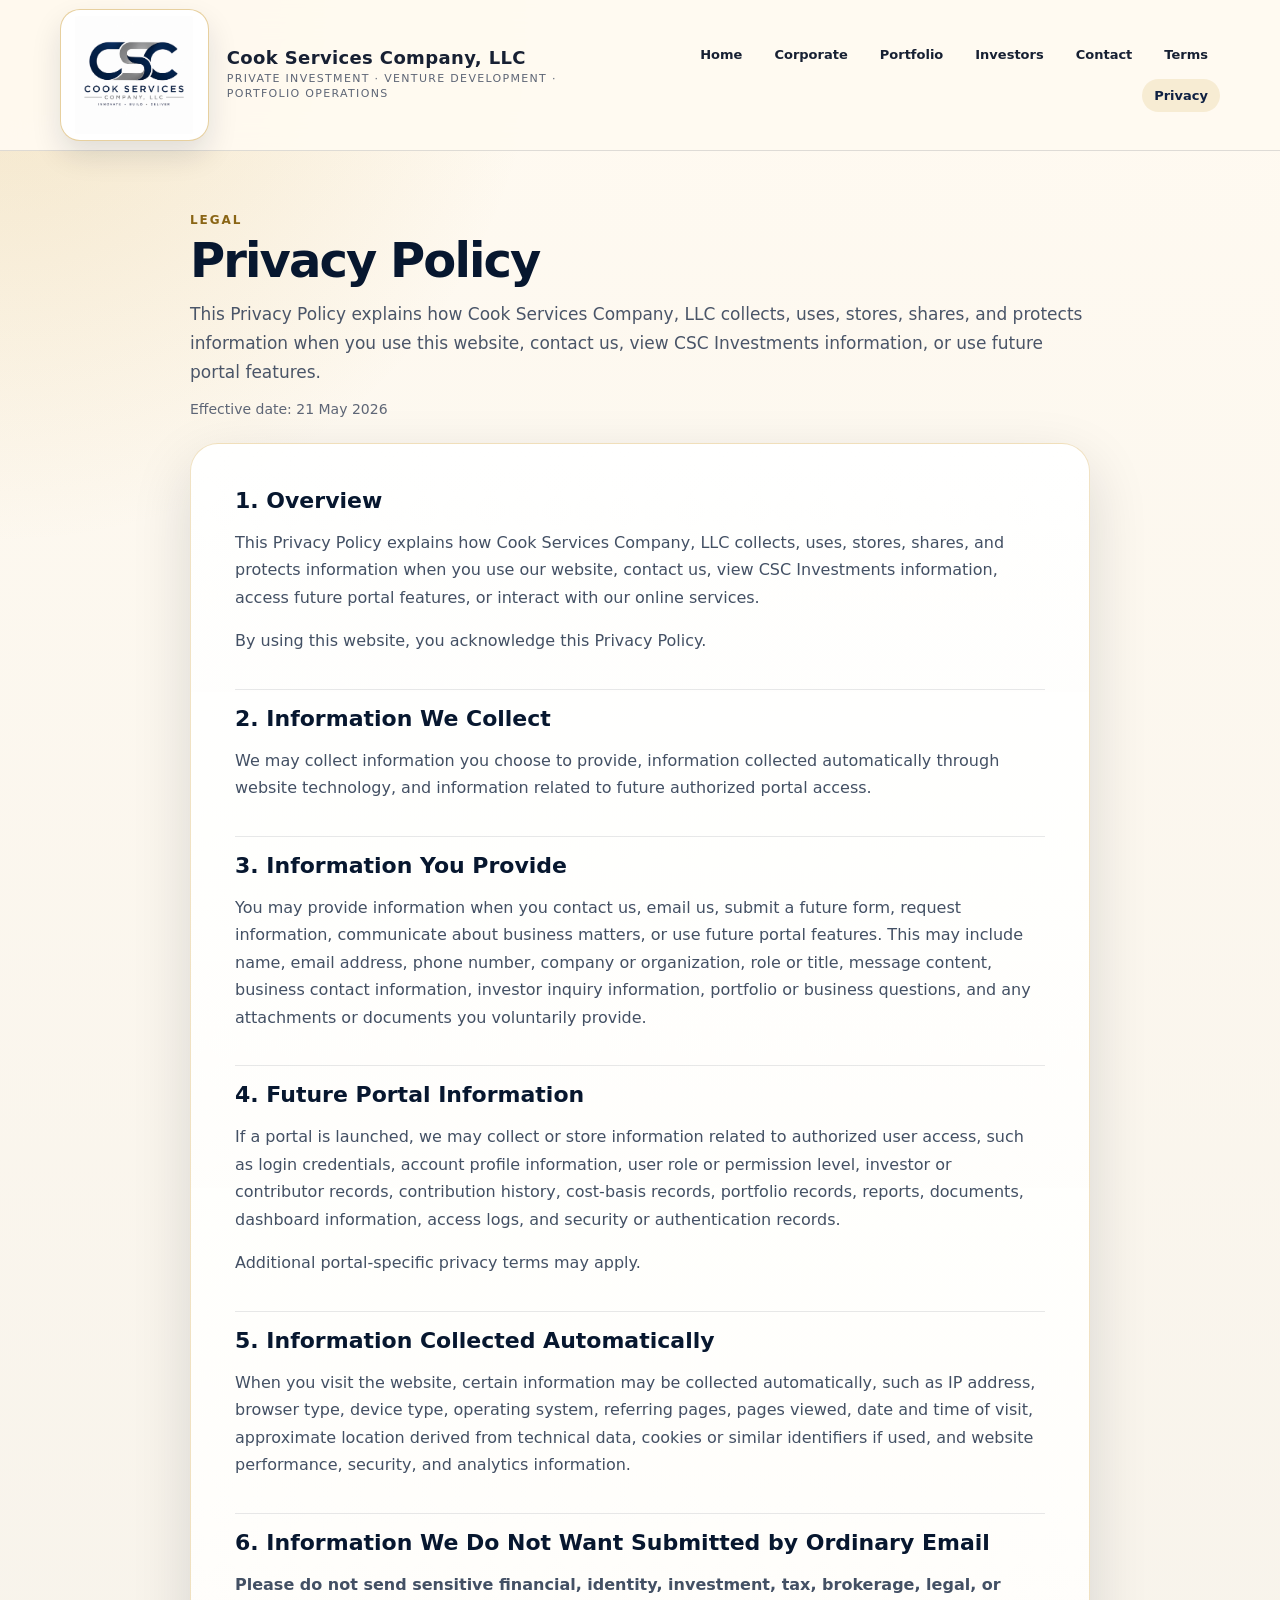
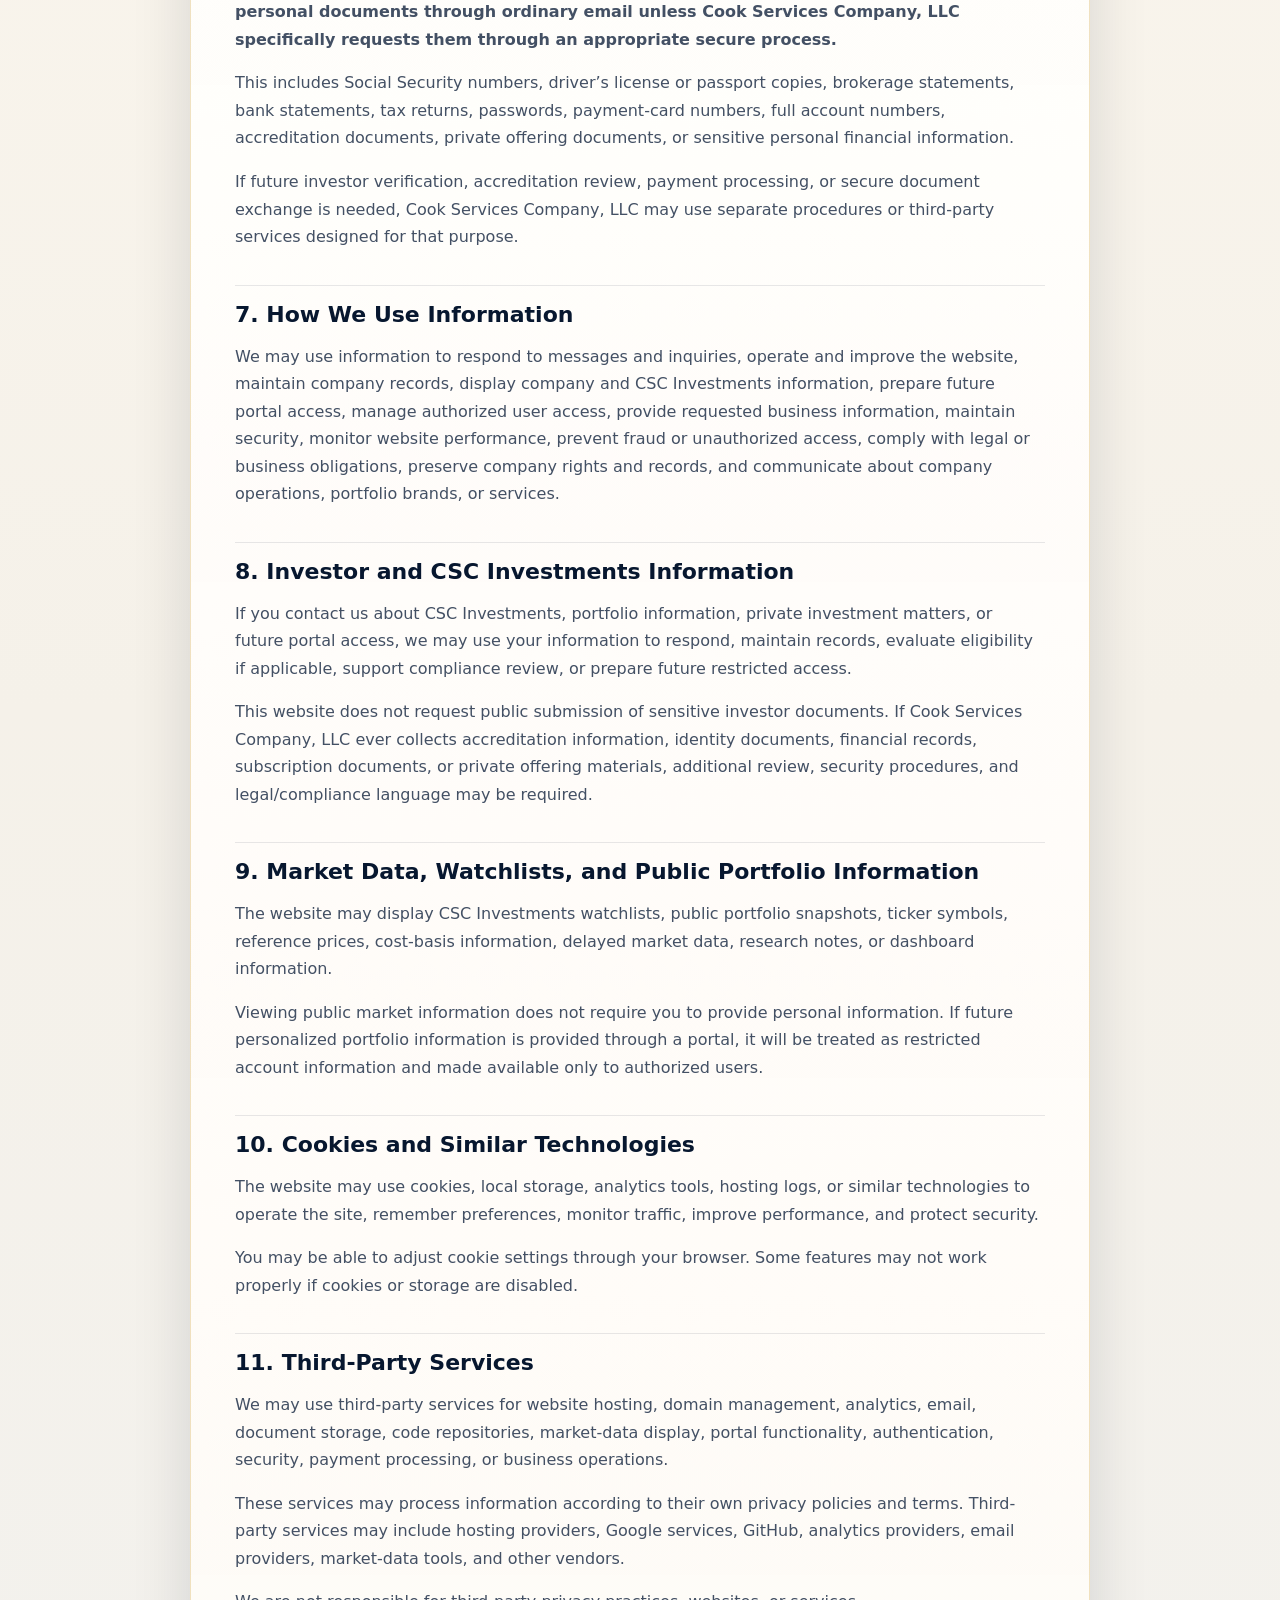
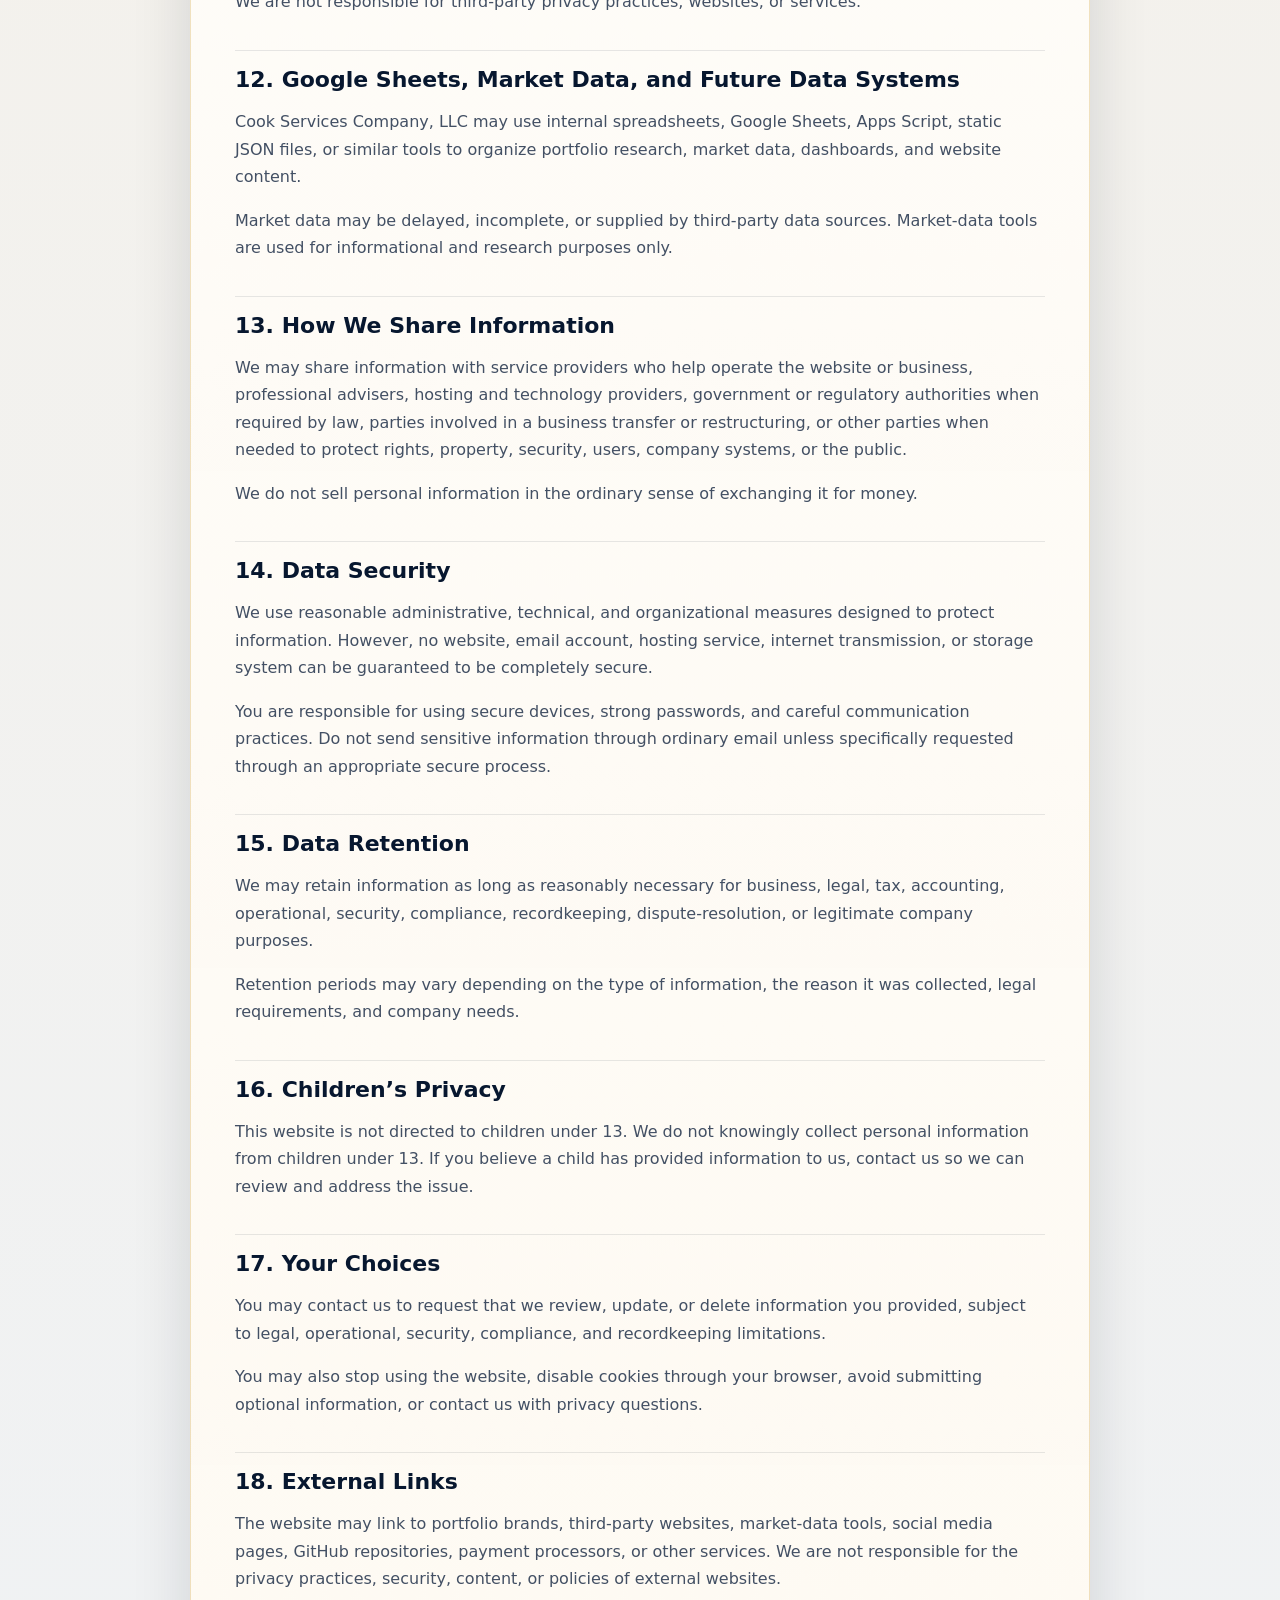
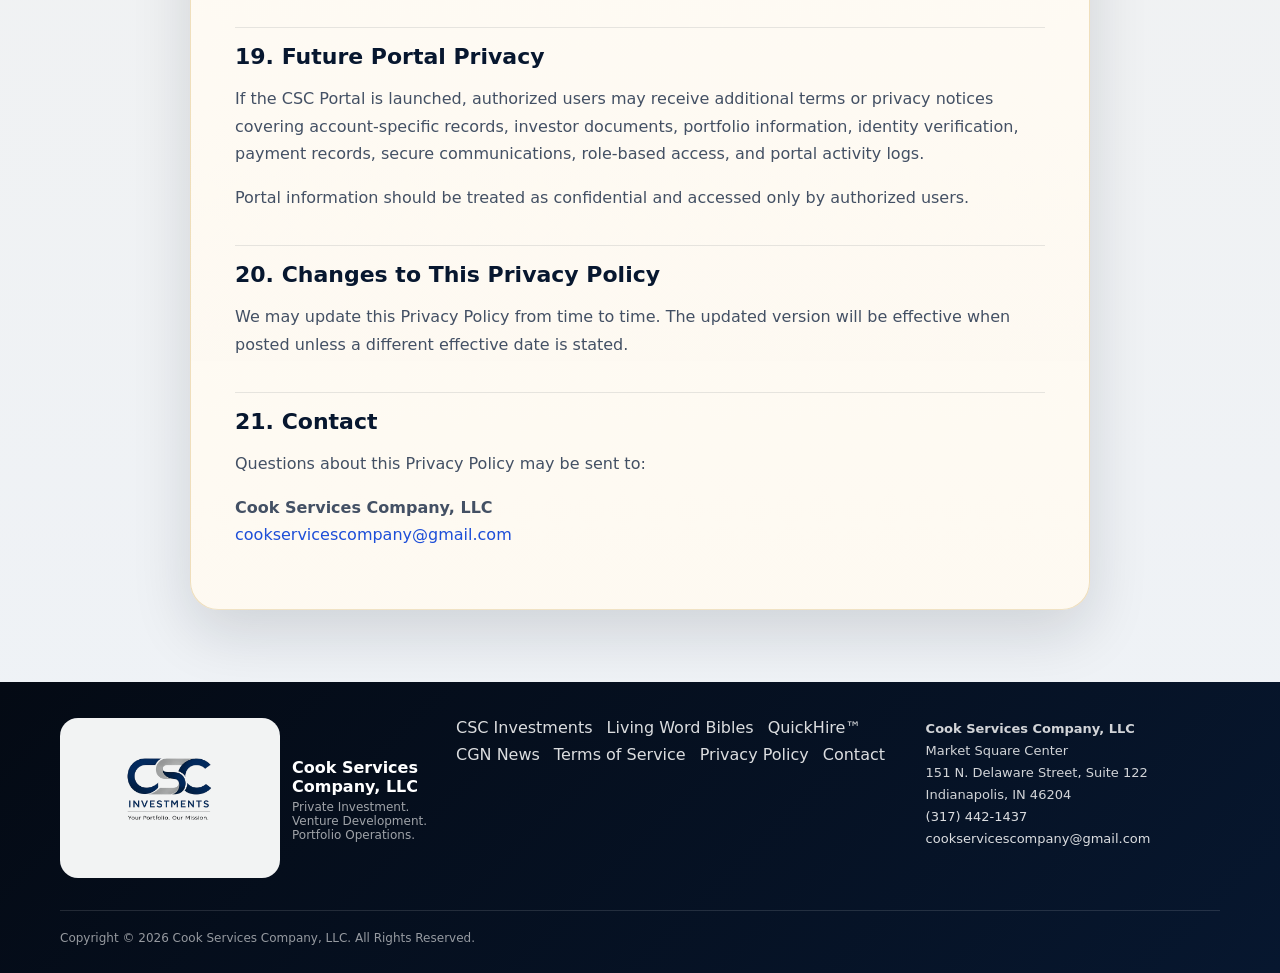
<file: privacy/index.html>
<!doctype html>
<html lang="en">
<head>
  <meta charset="utf-8">
  <meta name="viewport" content="width=device-width, initial-scale=1">
  <title>Privacy Policy | Cook Services Company, LLC</title>
  <meta name="description" content="Privacy Policy for the Cook Services Company, LLC corporate website, CSC Investments public portfolio information, market-data displays, and future portal features.">
  <meta name="robots" content="index, follow">
  <link rel="canonical" href="https://corporate.cook-international.com/privacy/">
  <link rel="icon" href="/favicon.ico" sizes="any">
  <link rel="icon" type="image/png" sizes="48x48" href="/favicon-48x48.png">
  <link rel="icon" type="image/png" sizes="96x96" href="/favicon-96x96.png">
  <link rel="apple-touch-icon" sizes="180x180" href="/apple-touch-icon.png">
  <link rel="manifest" href="/site.webmanifest">
  <meta name="theme-color" content="#061a33">
  <link rel="stylesheet" href="/assets/csc-style.css">
  <meta property="og:url" content="https://corporate.cook-international.com/privacy/">
  <meta name="twitter:card" content="summary_large_image">
  <meta property="og:image" content="https://corporate.cook-international.com/CSCLogo01.png">
</head>
<body>
  <div id="csc-site-header"></div>

  <main class="csc-main" id="main">
    <section class="csc-shell csc-legal-page">
      <p class="csc-kicker">Legal</p>
      <h1 class="csc-page-title">Privacy Policy</h1>
      <p class="csc-page-lede">This Privacy Policy explains how Cook Services Company, LLC collects, uses, stores, shares, and protects information when you use this website, contact us, view CSC Investments information, or use future portal features.</p>
      <p class="csc-updated">Effective date: 21 May 2026</p>

      <div class="csc-legal-card csc-legal-card-professional">
        <h2>1. Overview</h2>
        <p>This Privacy Policy explains how Cook Services Company, LLC collects, uses, stores, shares, and protects information when you use our website, contact us, view CSC Investments information, access future portal features, or interact with our online services.</p>
        <p>By using this website, you acknowledge this Privacy Policy.</p>

        <h2>2. Information We Collect</h2>
        <p>We may collect information you choose to provide, information collected automatically through website technology, and information related to future authorized portal access.</p>

        <h2>3. Information You Provide</h2>
        <p>You may provide information when you contact us, email us, submit a future form, request information, communicate about business matters, or use future portal features. This may include name, email address, phone number, company or organization, role or title, message content, business contact information, investor inquiry information, portfolio or business questions, and any attachments or documents you voluntarily provide.</p>

        <h2>4. Future Portal Information</h2>
        <p>If a portal is launched, we may collect or store information related to authorized user access, such as login credentials, account profile information, user role or permission level, investor or contributor records, contribution history, cost-basis records, portfolio records, reports, documents, dashboard information, access logs, and security or authentication records.</p>
        <p>Additional portal-specific privacy terms may apply.</p>

        <h2>5. Information Collected Automatically</h2>
        <p>When you visit the website, certain information may be collected automatically, such as IP address, browser type, device type, operating system, referring pages, pages viewed, date and time of visit, approximate location derived from technical data, cookies or similar identifiers if used, and website performance, security, and analytics information.</p>

        <h2>6. Information We Do Not Want Submitted by Ordinary Email</h2>
        <p><strong>Please do not send sensitive financial, identity, investment, tax, brokerage, legal, or personal documents through ordinary email unless Cook Services Company, LLC specifically requests them through an appropriate secure process.</strong></p>
        <p>This includes Social Security numbers, driver’s license or passport copies, brokerage statements, bank statements, tax returns, passwords, payment-card numbers, full account numbers, accreditation documents, private offering documents, or sensitive personal financial information.</p>
        <p>If future investor verification, accreditation review, payment processing, or secure document exchange is needed, Cook Services Company, LLC may use separate procedures or third-party services designed for that purpose.</p>

        <h2>7. How We Use Information</h2>
        <p>We may use information to respond to messages and inquiries, operate and improve the website, maintain company records, display company and CSC Investments information, prepare future portal access, manage authorized user access, provide requested business information, maintain security, monitor website performance, prevent fraud or unauthorized access, comply with legal or business obligations, preserve company rights and records, and communicate about company operations, portfolio brands, or services.</p>

        <h2>8. Investor and CSC Investments Information</h2>
        <p>If you contact us about CSC Investments, portfolio information, private investment matters, or future portal access, we may use your information to respond, maintain records, evaluate eligibility if applicable, support compliance review, or prepare future restricted access.</p>
        <p>This website does not request public submission of sensitive investor documents. If Cook Services Company, LLC ever collects accreditation information, identity documents, financial records, subscription documents, or private offering materials, additional review, security procedures, and legal/compliance language may be required.</p>

        <h2>9. Market Data, Watchlists, and Public Portfolio Information</h2>
        <p>The website may display CSC Investments watchlists, public portfolio snapshots, ticker symbols, reference prices, cost-basis information, delayed market data, research notes, or dashboard information.</p>
        <p>Viewing public market information does not require you to provide personal information. If future personalized portfolio information is provided through a portal, it will be treated as restricted account information and made available only to authorized users.</p>

        <h2>10. Cookies and Similar Technologies</h2>
        <p>The website may use cookies, local storage, analytics tools, hosting logs, or similar technologies to operate the site, remember preferences, monitor traffic, improve performance, and protect security.</p>
        <p>You may be able to adjust cookie settings through your browser. Some features may not work properly if cookies or storage are disabled.</p>

        <h2>11. Third-Party Services</h2>
        <p>We may use third-party services for website hosting, domain management, analytics, email, document storage, code repositories, market-data display, portal functionality, authentication, security, payment processing, or business operations.</p>
        <p>These services may process information according to their own privacy policies and terms. Third-party services may include hosting providers, Google services, GitHub, analytics providers, email providers, market-data tools, and other vendors.</p>
        <p>We are not responsible for third-party privacy practices, websites, or services.</p>

        <h2>12. Google Sheets, Market Data, and Future Data Systems</h2>
        <p>Cook Services Company, LLC may use internal spreadsheets, Google Sheets, Apps Script, static JSON files, or similar tools to organize portfolio research, market data, dashboards, and website content.</p>
        <p>Market data may be delayed, incomplete, or supplied by third-party data sources. Market-data tools are used for informational and research purposes only.</p>

        <h2>13. How We Share Information</h2>
        <p>We may share information with service providers who help operate the website or business, professional advisers, hosting and technology providers, government or regulatory authorities when required by law, parties involved in a business transfer or restructuring, or other parties when needed to protect rights, property, security, users, company systems, or the public.</p>
        <p>We do not sell personal information in the ordinary sense of exchanging it for money.</p>

        <h2>14. Data Security</h2>
        <p>We use reasonable administrative, technical, and organizational measures designed to protect information. However, no website, email account, hosting service, internet transmission, or storage system can be guaranteed to be completely secure.</p>
        <p>You are responsible for using secure devices, strong passwords, and careful communication practices. Do not send sensitive information through ordinary email unless specifically requested through an appropriate secure process.</p>

        <h2>15. Data Retention</h2>
        <p>We may retain information as long as reasonably necessary for business, legal, tax, accounting, operational, security, compliance, recordkeeping, dispute-resolution, or legitimate company purposes.</p>
        <p>Retention periods may vary depending on the type of information, the reason it was collected, legal requirements, and company needs.</p>

        <h2>16. Children’s Privacy</h2>
        <p>This website is not directed to children under 13. We do not knowingly collect personal information from children under 13. If you believe a child has provided information to us, contact us so we can review and address the issue.</p>

        <h2>17. Your Choices</h2>
        <p>You may contact us to request that we review, update, or delete information you provided, subject to legal, operational, security, compliance, and recordkeeping limitations.</p>
        <p>You may also stop using the website, disable cookies through your browser, avoid submitting optional information, or contact us with privacy questions.</p>

        <h2>18. External Links</h2>
        <p>The website may link to portfolio brands, third-party websites, market-data tools, social media pages, GitHub repositories, payment processors, or other services. We are not responsible for the privacy practices, security, content, or policies of external websites.</p>

        <h2>19. Future Portal Privacy</h2>
        <p>If the CSC Portal is launched, authorized users may receive additional terms or privacy notices covering account-specific records, investor documents, portfolio information, identity verification, payment records, secure communications, role-based access, and portal activity logs.</p>
        <p>Portal information should be treated as confidential and accessed only by authorized users.</p>

        <h2>20. Changes to This Privacy Policy</h2>
        <p>We may update this Privacy Policy from time to time. The updated version will be effective when posted unless a different effective date is stated.</p>

        <h2>21. Contact</h2>
        <p>Questions about this Privacy Policy may be sent to:</p>
        <p><strong>Cook Services Company, LLC</strong><br><a href="mailto:cookservicescompany@gmail.com">cookservicescompany@gmail.com</a></p>
      </div>
    </section>
  </main>

  <div id="csc-site-footer"></div>
  <script src="/assets/csc-shell.js"></script>
</body>
</html>
</file>
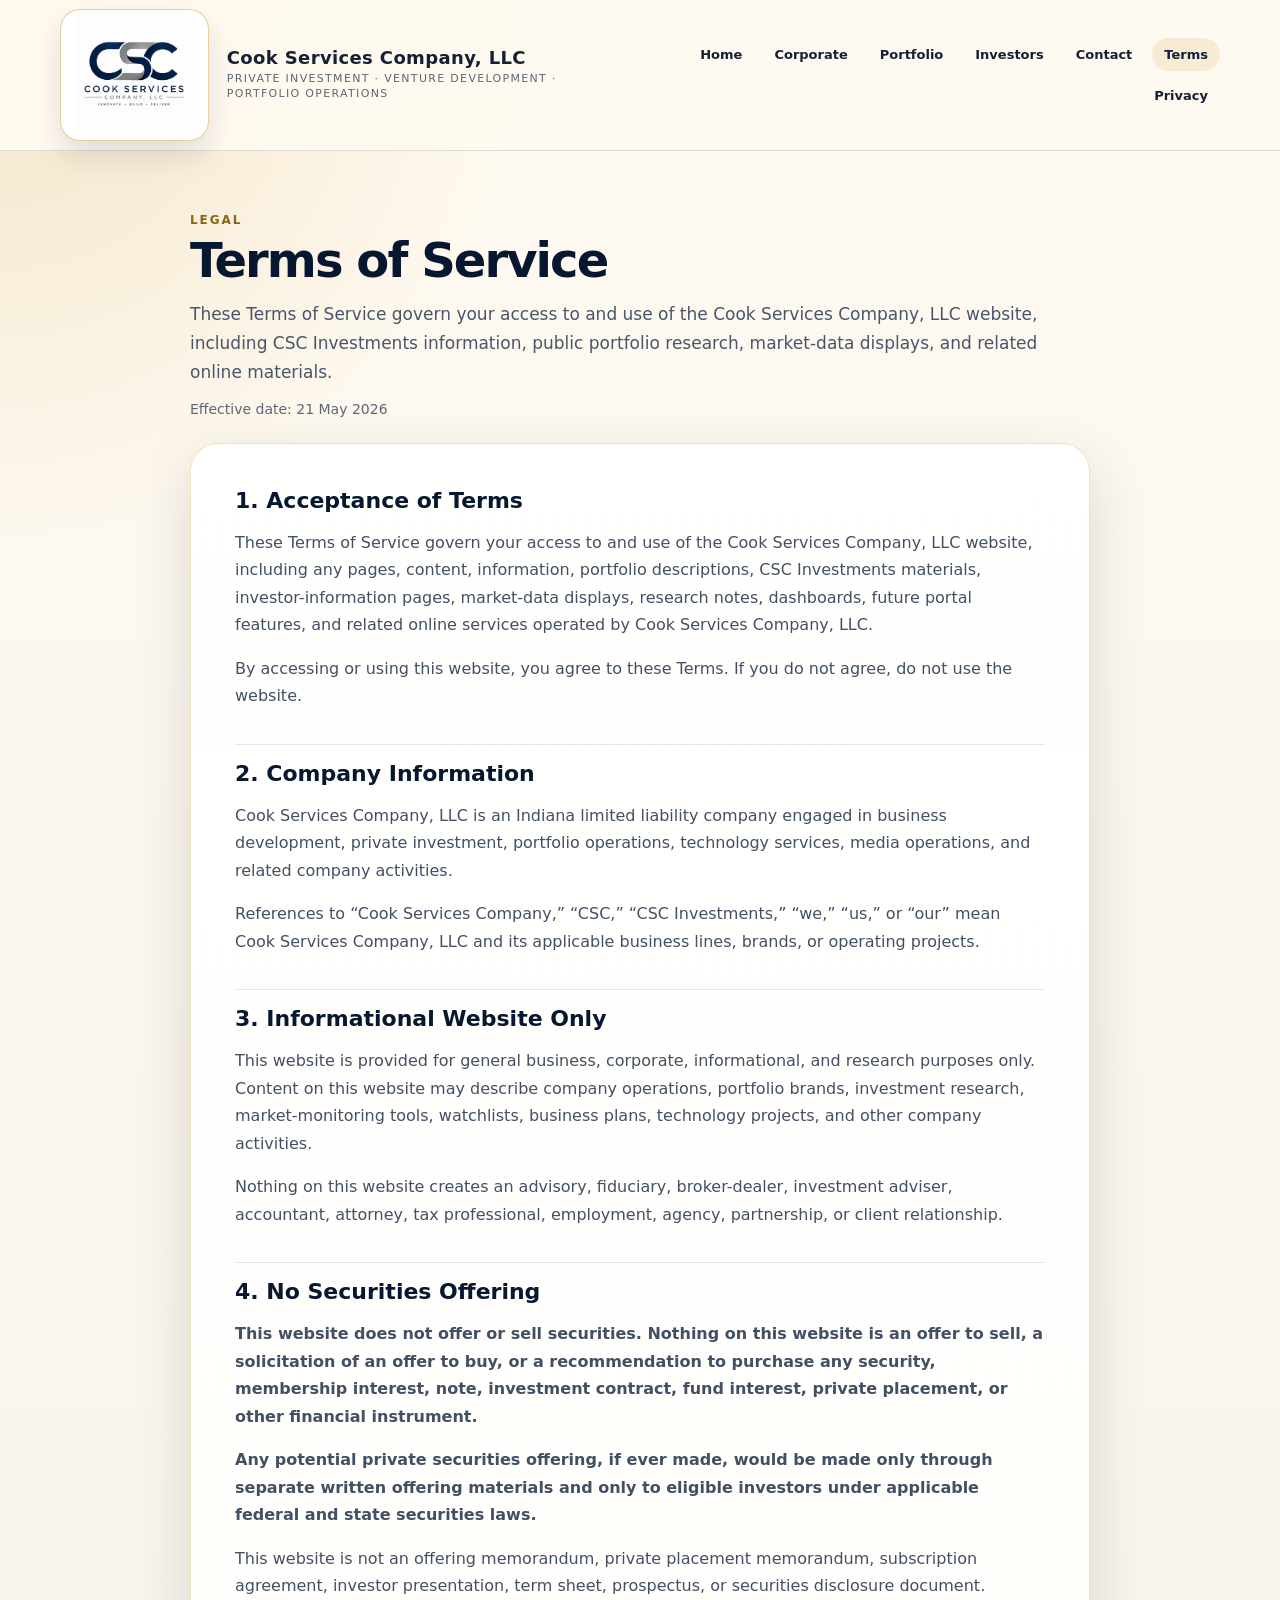
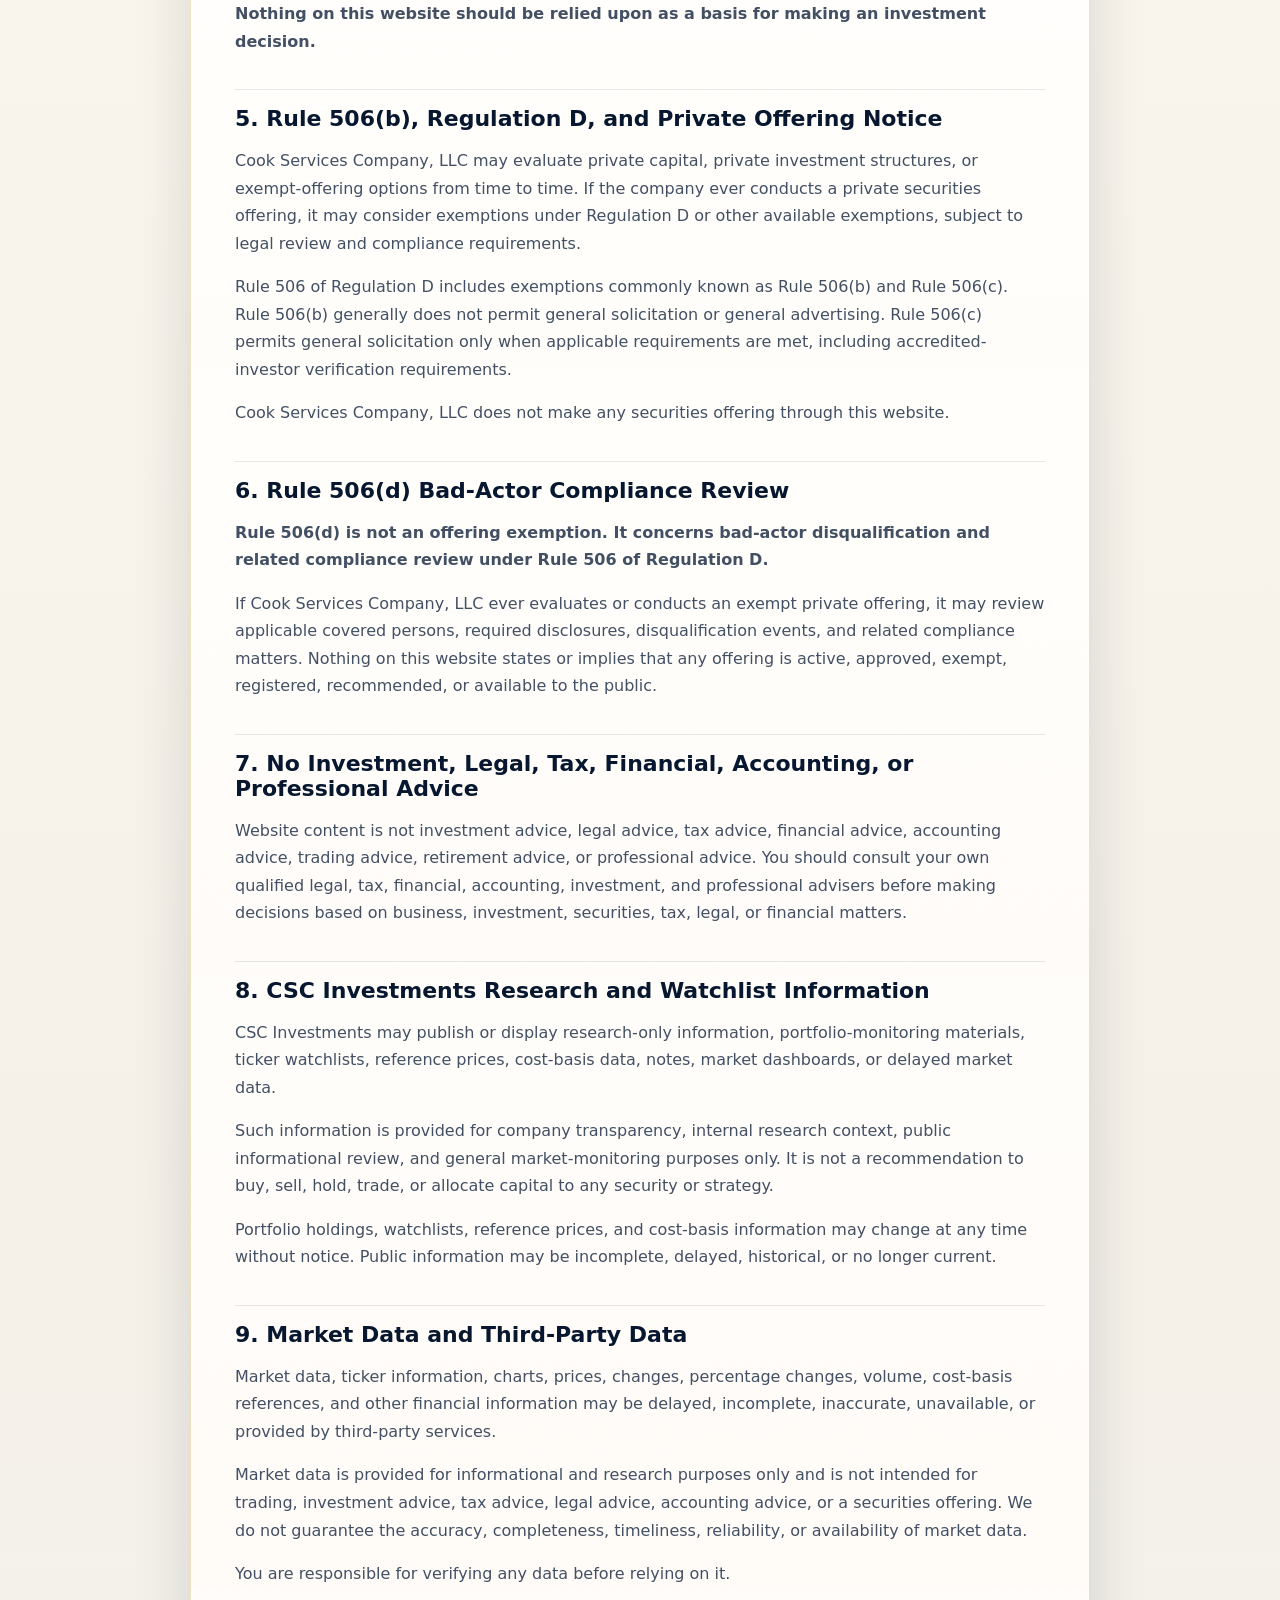
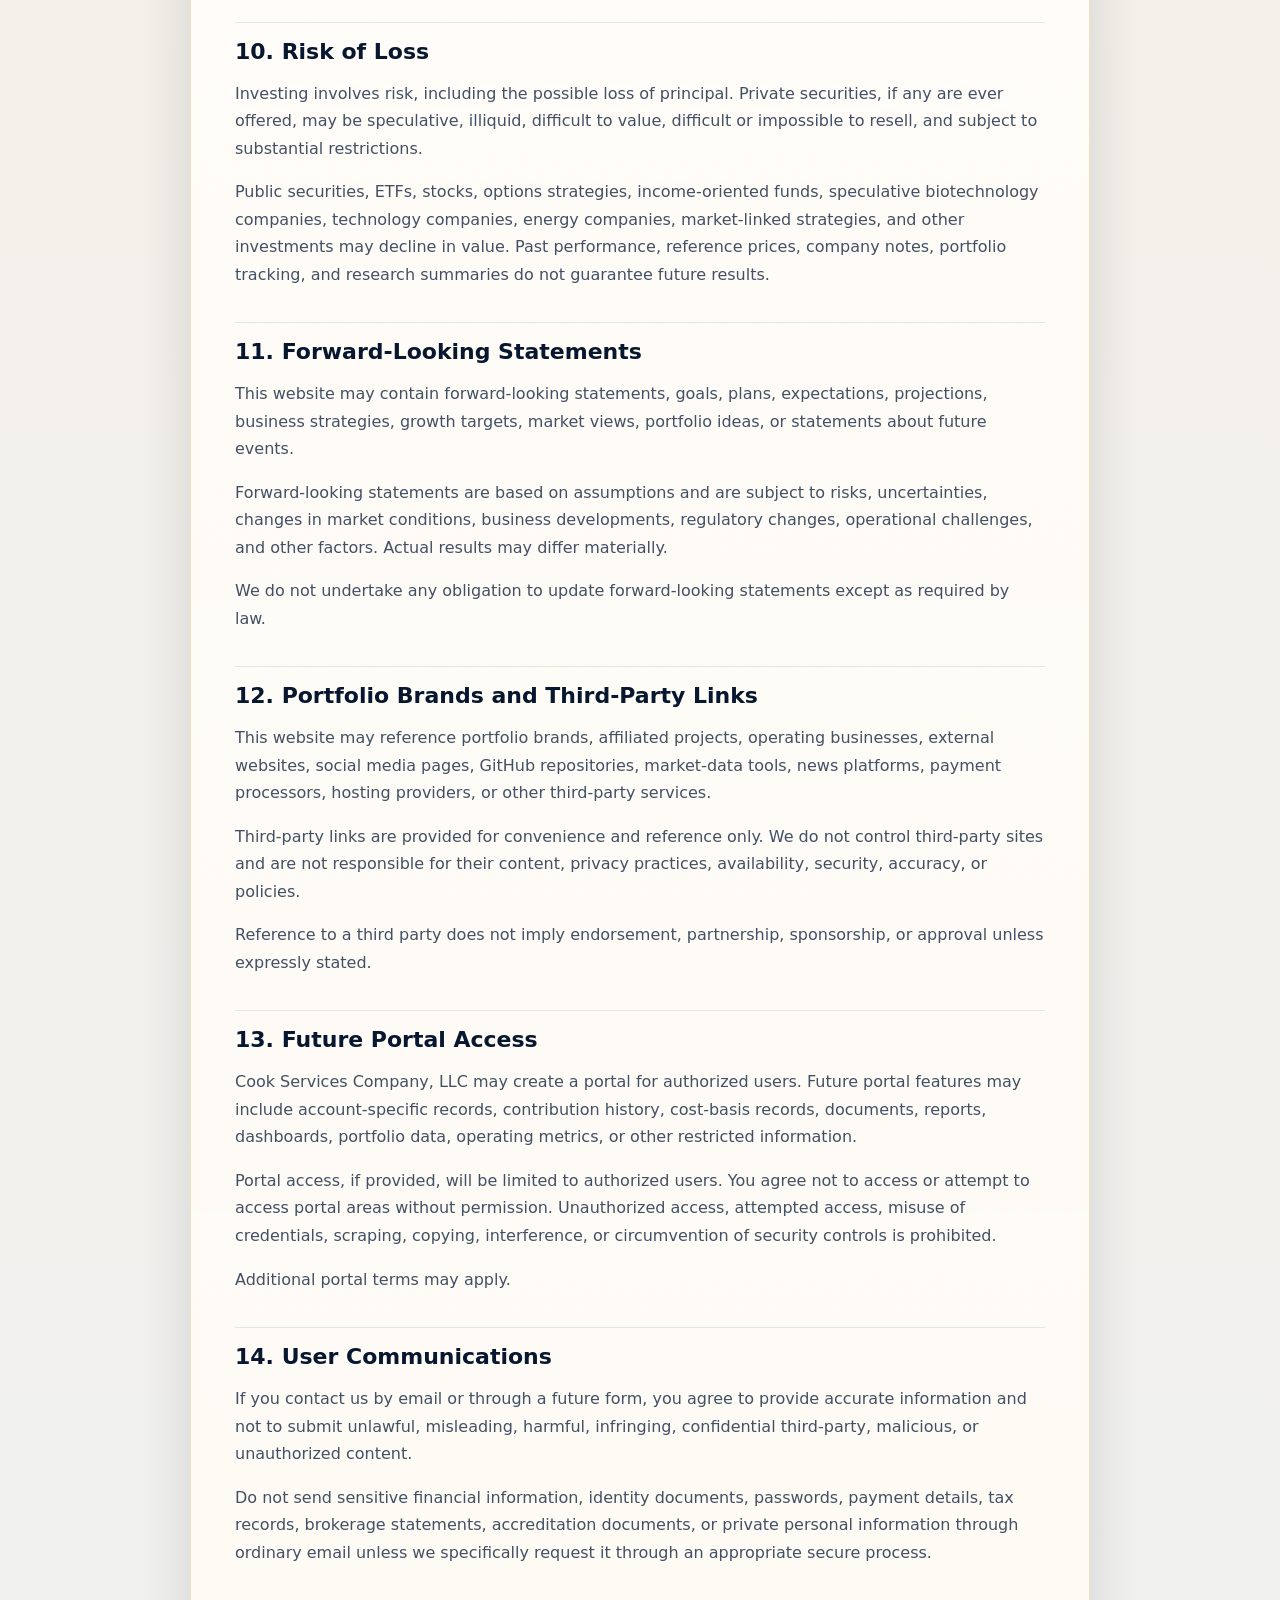
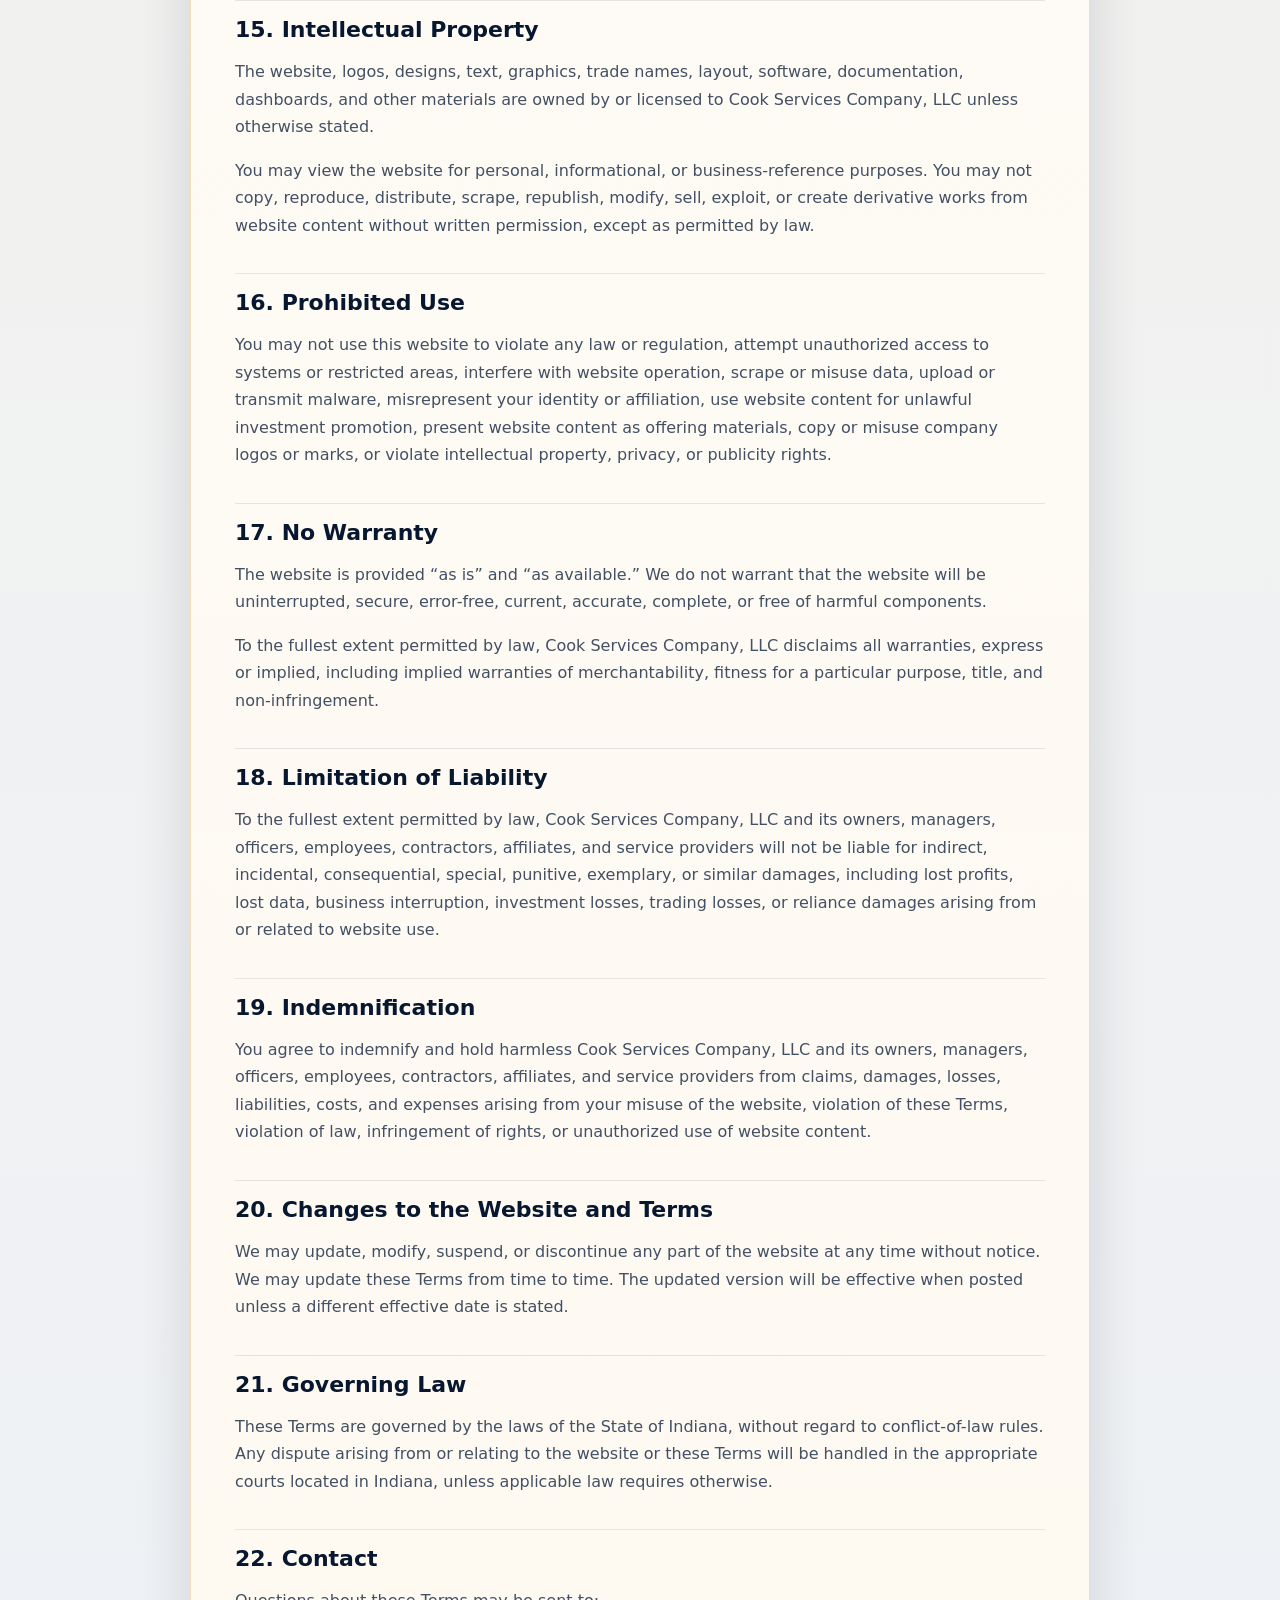
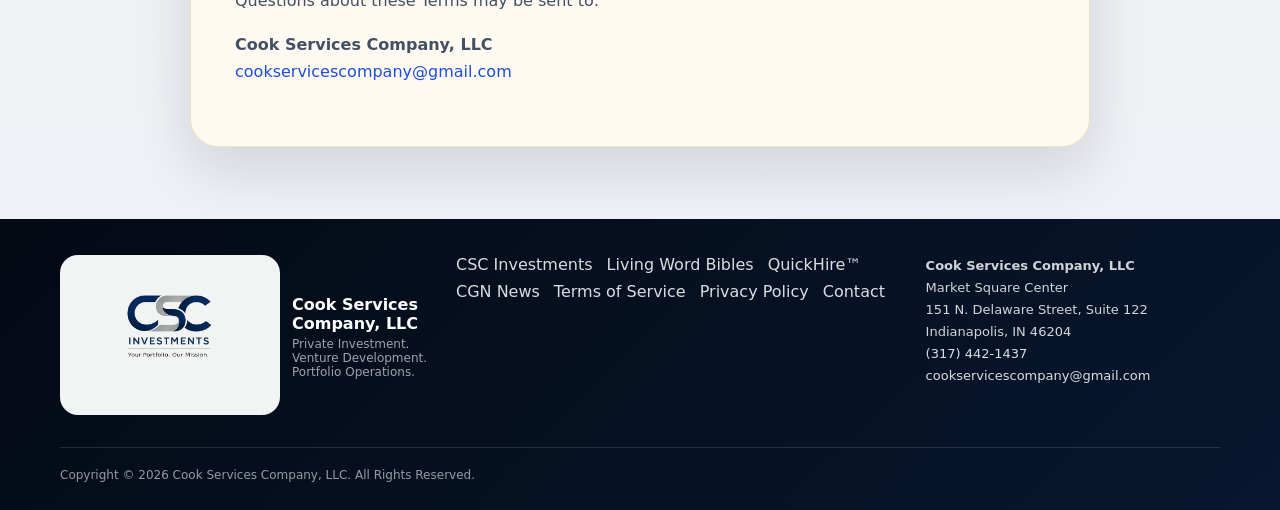
<file: terms/index.html>
<!doctype html>
<html lang="en">
<head>
  <meta charset="utf-8">
  <meta name="viewport" content="width=device-width, initial-scale=1">
  <title>Terms of Service | Cook Services Company, LLC</title>
  <meta name="description" content="Professional Terms of Service for the Cook Services Company, LLC corporate website, CSC Investments information, market data, and portfolio research pages.">
  <meta name="robots" content="index, follow">
  <link rel="canonical" href="https://corporate.cook-international.com/terms/">
  <link rel="icon" href="/favicon.ico" sizes="any">
  <link rel="icon" type="image/png" sizes="48x48" href="/favicon-48x48.png">
  <link rel="icon" type="image/png" sizes="96x96" href="/favicon-96x96.png">
  <link rel="apple-touch-icon" sizes="180x180" href="/apple-touch-icon.png">
  <link rel="manifest" href="/site.webmanifest">
  <meta name="theme-color" content="#061a33">
  <link rel="stylesheet" href="/assets/csc-style.css">
  <meta property="og:url" content="https://corporate.cook-international.com/terms/">
  <meta name="twitter:card" content="summary_large_image">
  <meta property="og:image" content="https://corporate.cook-international.com/CSCLogo01.png">
</head>
<body>
  <div id="csc-site-header"></div>

  <main class="csc-main" id="main">
    <section class="csc-shell csc-legal-page">
      <p class="csc-kicker">Legal</p>
      <h1 class="csc-page-title">Terms of Service</h1>
      <p class="csc-page-lede">These Terms of Service govern your access to and use of the Cook Services Company, LLC website, including CSC Investments information, public portfolio research, market-data displays, and related online materials.</p>
      <p class="csc-updated">Effective date: 21 May 2026</p>

      <div class="csc-legal-card csc-legal-card-professional">
        <h2>1. Acceptance of Terms</h2>
        <p>These Terms of Service govern your access to and use of the Cook Services Company, LLC website, including any pages, content, information, portfolio descriptions, CSC Investments materials, investor-information pages, market-data displays, research notes, dashboards, future portal features, and related online services operated by Cook Services Company, LLC.</p>
        <p>By accessing or using this website, you agree to these Terms. If you do not agree, do not use the website.</p>

        <h2>2. Company Information</h2>
        <p>Cook Services Company, LLC is an Indiana limited liability company engaged in business development, private investment, portfolio operations, technology services, media operations, and related company activities.</p>
        <p>References to “Cook Services Company,” “CSC,” “CSC Investments,” “we,” “us,” or “our” mean Cook Services Company, LLC and its applicable business lines, brands, or operating projects.</p>

        <h2>3. Informational Website Only</h2>
        <p>This website is provided for general business, corporate, informational, and research purposes only. Content on this website may describe company operations, portfolio brands, investment research, market-monitoring tools, watchlists, business plans, technology projects, and other company activities.</p>
        <p>Nothing on this website creates an advisory, fiduciary, broker-dealer, investment adviser, accountant, attorney, tax professional, employment, agency, partnership, or client relationship.</p>

        <h2>4. No Securities Offering</h2>
        <p><strong>This website does not offer or sell securities. Nothing on this website is an offer to sell, a solicitation of an offer to buy, or a recommendation to purchase any security, membership interest, note, investment contract, fund interest, private placement, or other financial instrument.</strong></p>
        <p><strong>Any potential private securities offering, if ever made, would be made only through separate written offering materials and only to eligible investors under applicable federal and state securities laws.</strong></p>
        <p>This website is not an offering memorandum, private placement memorandum, subscription agreement, investor presentation, term sheet, prospectus, or securities disclosure document. <strong>Nothing on this website should be relied upon as a basis for making an investment decision.</strong></p>

        <h2>5. Rule 506(b), Regulation D, and Private Offering Notice</h2>
        <p>Cook Services Company, LLC may evaluate private capital, private investment structures, or exempt-offering options from time to time. If the company ever conducts a private securities offering, it may consider exemptions under Regulation D or other available exemptions, subject to legal review and compliance requirements.</p>
        <p>Rule 506 of Regulation D includes exemptions commonly known as Rule 506(b) and Rule 506(c). Rule 506(b) generally does not permit general solicitation or general advertising. Rule 506(c) permits general solicitation only when applicable requirements are met, including accredited-investor verification requirements.</p>
        <p>Cook Services Company, LLC does not make any securities offering through this website.</p>

        <h2>6. Rule 506(d) Bad-Actor Compliance Review</h2>
        <p><strong>Rule 506(d) is not an offering exemption. It concerns bad-actor disqualification and related compliance review under Rule 506 of Regulation D.</strong></p>
        <p>If Cook Services Company, LLC ever evaluates or conducts an exempt private offering, it may review applicable covered persons, required disclosures, disqualification events, and related compliance matters. Nothing on this website states or implies that any offering is active, approved, exempt, registered, recommended, or available to the public.</p>

        <h2>7. No Investment, Legal, Tax, Financial, Accounting, or Professional Advice</h2>
        <p>Website content is not investment advice, legal advice, tax advice, financial advice, accounting advice, trading advice, retirement advice, or professional advice. You should consult your own qualified legal, tax, financial, accounting, investment, and professional advisers before making decisions based on business, investment, securities, tax, legal, or financial matters.</p>

        <h2>8. CSC Investments Research and Watchlist Information</h2>
        <p>CSC Investments may publish or display research-only information, portfolio-monitoring materials, ticker watchlists, reference prices, cost-basis data, notes, market dashboards, or delayed market data.</p>
        <p>Such information is provided for company transparency, internal research context, public informational review, and general market-monitoring purposes only. It is not a recommendation to buy, sell, hold, trade, or allocate capital to any security or strategy.</p>
        <p>Portfolio holdings, watchlists, reference prices, and cost-basis information may change at any time without notice. Public information may be incomplete, delayed, historical, or no longer current.</p>

        <h2>9. Market Data and Third-Party Data</h2>
        <p>Market data, ticker information, charts, prices, changes, percentage changes, volume, cost-basis references, and other financial information may be delayed, incomplete, inaccurate, unavailable, or provided by third-party services.</p>
        <p>Market data is provided for informational and research purposes only and is not intended for trading, investment advice, tax advice, legal advice, accounting advice, or a securities offering. We do not guarantee the accuracy, completeness, timeliness, reliability, or availability of market data.</p>
        <p>You are responsible for verifying any data before relying on it.</p>

        <h2>10. Risk of Loss</h2>
        <p>Investing involves risk, including the possible loss of principal. Private securities, if any are ever offered, may be speculative, illiquid, difficult to value, difficult or impossible to resell, and subject to substantial restrictions.</p>
        <p>Public securities, ETFs, stocks, options strategies, income-oriented funds, speculative biotechnology companies, technology companies, energy companies, market-linked strategies, and other investments may decline in value. Past performance, reference prices, company notes, portfolio tracking, and research summaries do not guarantee future results.</p>

        <h2>11. Forward-Looking Statements</h2>
        <p>This website may contain forward-looking statements, goals, plans, expectations, projections, business strategies, growth targets, market views, portfolio ideas, or statements about future events.</p>
        <p>Forward-looking statements are based on assumptions and are subject to risks, uncertainties, changes in market conditions, business developments, regulatory changes, operational challenges, and other factors. Actual results may differ materially.</p>
        <p>We do not undertake any obligation to update forward-looking statements except as required by law.</p>

        <h2>12. Portfolio Brands and Third-Party Links</h2>
        <p>This website may reference portfolio brands, affiliated projects, operating businesses, external websites, social media pages, GitHub repositories, market-data tools, news platforms, payment processors, hosting providers, or other third-party services.</p>
        <p>Third-party links are provided for convenience and reference only. We do not control third-party sites and are not responsible for their content, privacy practices, availability, security, accuracy, or policies.</p>
        <p>Reference to a third party does not imply endorsement, partnership, sponsorship, or approval unless expressly stated.</p>

        <h2>13. Future Portal Access</h2>
        <p>Cook Services Company, LLC may create a portal for authorized users. Future portal features may include account-specific records, contribution history, cost-basis records, documents, reports, dashboards, portfolio data, operating metrics, or other restricted information.</p>
        <p>Portal access, if provided, will be limited to authorized users. You agree not to access or attempt to access portal areas without permission. Unauthorized access, attempted access, misuse of credentials, scraping, copying, interference, or circumvention of security controls is prohibited.</p>
        <p>Additional portal terms may apply.</p>

        <h2>14. User Communications</h2>
        <p>If you contact us by email or through a future form, you agree to provide accurate information and not to submit unlawful, misleading, harmful, infringing, confidential third-party, malicious, or unauthorized content.</p>
        <p>Do not send sensitive financial information, identity documents, passwords, payment details, tax records, brokerage statements, accreditation documents, or private personal information through ordinary email unless we specifically request it through an appropriate secure process.</p>

        <h2>15. Intellectual Property</h2>
        <p>The website, logos, designs, text, graphics, trade names, layout, software, documentation, dashboards, and other materials are owned by or licensed to Cook Services Company, LLC unless otherwise stated.</p>
        <p>You may view the website for personal, informational, or business-reference purposes. You may not copy, reproduce, distribute, scrape, republish, modify, sell, exploit, or create derivative works from website content without written permission, except as permitted by law.</p>

        <h2>16. Prohibited Use</h2>
        <p>You may not use this website to violate any law or regulation, attempt unauthorized access to systems or restricted areas, interfere with website operation, scrape or misuse data, upload or transmit malware, misrepresent your identity or affiliation, use website content for unlawful investment promotion, present website content as offering materials, copy or misuse company logos or marks, or violate intellectual property, privacy, or publicity rights.</p>

        <h2>17. No Warranty</h2>
        <p>The website is provided “as is” and “as available.” We do not warrant that the website will be uninterrupted, secure, error-free, current, accurate, complete, or free of harmful components.</p>
        <p>To the fullest extent permitted by law, Cook Services Company, LLC disclaims all warranties, express or implied, including implied warranties of merchantability, fitness for a particular purpose, title, and non-infringement.</p>

        <h2>18. Limitation of Liability</h2>
        <p>To the fullest extent permitted by law, Cook Services Company, LLC and its owners, managers, officers, employees, contractors, affiliates, and service providers will not be liable for indirect, incidental, consequential, special, punitive, exemplary, or similar damages, including lost profits, lost data, business interruption, investment losses, trading losses, or reliance damages arising from or related to website use.</p>

        <h2>19. Indemnification</h2>
        <p>You agree to indemnify and hold harmless Cook Services Company, LLC and its owners, managers, officers, employees, contractors, affiliates, and service providers from claims, damages, losses, liabilities, costs, and expenses arising from your misuse of the website, violation of these Terms, violation of law, infringement of rights, or unauthorized use of website content.</p>

        <h2>20. Changes to the Website and Terms</h2>
        <p>We may update, modify, suspend, or discontinue any part of the website at any time without notice. We may update these Terms from time to time. The updated version will be effective when posted unless a different effective date is stated.</p>

        <h2>21. Governing Law</h2>
        <p>These Terms are governed by the laws of the State of Indiana, without regard to conflict-of-law rules. Any dispute arising from or relating to the website or these Terms will be handled in the appropriate courts located in Indiana, unless applicable law requires otherwise.</p>

        <h2>22. Contact</h2>
        <p>Questions about these Terms may be sent to:</p>
        <p><strong>Cook Services Company, LLC</strong><br><a href="mailto:cookservicescompany@gmail.com">cookservicescompany@gmail.com</a></p>
      </div>
    </section>
  </main>

  <div id="csc-site-footer"></div>
  <script src="/assets/csc-shell.js"></script>
</body>
</html>
</file>
<file: assets/csc-style.css>
/*
  CSC Corporate Shared Styles
  Last Updated: 23 May 2026 @ 19:08:09Z UTC
  Copyright © 2026 Cook Services Company, LLC | All Rights Reserved.
*/
:root {
  --csc-bg: #f5f1e9;
  --csc-bg-soft: #fffaf1;
  --csc-ink: #172033;
  --csc-muted: #5e6676;
  --csc-line: rgba(23, 32, 51, 0.14);
  --csc-navy: #07172f;
  --csc-blue: #1d4ed8;
  --csc-gold: #c9972b;
  --csc-gold-soft: #f7df9e;
  --csc-card: rgba(255, 255, 255, 0.82);
  --csc-shadow: 0 22px 60px rgba(11, 20, 38, 0.14);
  --csc-radius: 24px;
}

* {
  box-sizing: border-box;
}

html {
  scroll-behavior: smooth;
}

body {
  margin: 0;
  font-family: Inter, ui-sans-serif, system-ui, -apple-system, BlinkMacSystemFont, "Segoe UI", sans-serif;
  color: var(--csc-ink);
  background:
    radial-gradient(circle at top left, rgba(201, 151, 43, 0.22), transparent 34rem),
    linear-gradient(180deg, #fffaf1 0%, var(--csc-bg) 40%, #eef2f7 100%);
  min-height: 100vh;
}

body.nav-open {
  overflow: hidden;
}

a {
  color: var(--csc-blue);
  text-decoration: none;
}

a:hover {
  text-decoration: underline;
}

img {
  max-width: 100%;
}

.csc-skip-link {
  position: absolute;
  top: -40px;
  left: 16px;
  background: var(--csc-navy);
  color: #fff;
  padding: 8px 12px;
  border-radius: 999px;
  z-index: 1000;
}

.csc-skip-link:focus {
  top: 16px;
}

.csc-shell {
  width: min(1160px, calc(100% - 32px));
  margin: 0 auto;
}

.csc-site-header {
  position: sticky;
  top: 0;
  z-index: 50;
  background: rgba(255, 250, 241, 0.9);
  backdrop-filter: blur(16px);
  border-bottom: 1px solid var(--csc-line);
}

.csc-header-inner {
  min-height: 76px;
  display: flex;
  align-items: center;
  justify-content: space-between;
  gap: 22px;
}

.csc-brand {
  display: inline-flex;
  align-items: center;
  gap: 12px;
  color: var(--csc-ink);
  text-decoration: none;
  min-width: 0;
}

.csc-brand:hover {
  text-decoration: none;
}

.csc-brand-mark {
  width: 52px;
  height: 52px;
  border-radius: 16px;
  object-fit: contain;
  background: #fff;
  border: 1px solid rgba(201, 151, 43, 0.45);
  box-shadow: 0 14px 30px rgba(7, 23, 47, 0.12);
  padding: 5px;
}

.csc-brand-text {
  display: flex;
  flex-direction: column;
  line-height: 1.1;
}

.csc-brand-name {
  font-weight: 800;
  letter-spacing: 0.02em;
  font-size: 15px;
}

.csc-brand-tagline {
  margin-top: 4px;
  color: var(--csc-muted);
  font-size: 11px;
  letter-spacing: 0.12em;
  text-transform: uppercase;
}

.csc-nav-toggle {
  display: none;
  border: 1px solid var(--csc-line);
  background: #fff;
  color: var(--csc-ink);
  border-radius: 999px;
  padding: 9px 13px;
  font-weight: 700;
  cursor: pointer;
}

.csc-nav {
  display: flex;
  align-items: center;
  gap: 8px;
}

.csc-nav a {
  color: var(--csc-ink);
  font-size: 13px;
  font-weight: 700;
  padding: 9px 12px;
  border-radius: 999px;
  text-decoration: none;
}

.csc-nav a:hover,
.csc-nav a[aria-current="page"] {
  background: rgba(201, 151, 43, 0.15);
  color: #0f2143;
}

.csc-main {
  padding: 34px 0 72px;
}

.csc-hero {
  display: grid;
  grid-template-columns: minmax(0, 1.04fr) minmax(360px, 0.96fr);
  gap: 30px;
  align-items: center;
  min-height: 600px;
}

.csc-hero-copy {
  padding: 34px 0;
}

.csc-eyebrow {
  margin: 0 0 14px;
  color: #8a6515;
  font-weight: 800;
  letter-spacing: 0.18em;
  text-transform: uppercase;
  font-size: 12px;
}

.csc-hero h1 {
  margin: 0;
  color: var(--csc-navy);
  font-size: clamp(42px, 6vw, 78px);
  line-height: 0.94;
  letter-spacing: -0.06em;
}

.csc-hero-lede {
  margin: 22px 0 0;
  color: #354156;
  font-size: clamp(17px, 2vw, 21px);
  line-height: 1.65;
  max-width: 700px;
}

.csc-hero-actions,
.csc-card-actions {
  margin-top: 26px;
  display: flex;
  flex-wrap: wrap;
  gap: 12px;
}

.csc-button {
  display: inline-flex;
  align-items: center;
  justify-content: center;
  gap: 8px;
  border-radius: 999px;
  padding: 12px 18px;
  font-weight: 800;
  font-size: 14px;
  border: 1px solid transparent;
  text-decoration: none;
  transition: transform 0.15s ease, box-shadow 0.15s ease, background 0.15s ease;
}

.csc-button:hover {
  transform: translateY(-1px);
  text-decoration: none;
}

.csc-button-primary {
  background: linear-gradient(135deg, var(--csc-navy), #16396f);
  color: #fff;
  box-shadow: 0 18px 36px rgba(7, 23, 47, 0.22);
}

.csc-button-secondary {
  background: rgba(255, 255, 255, 0.9);
  color: var(--csc-navy);
  border-color: var(--csc-line);
}

.csc-hero-media {
  position: relative;
  min-height: 580px;
}

.csc-image-stack {
  position: relative;
  height: 100%;
  min-height: 580px;
}

.csc-photo-card {
  position: absolute;
  overflow: hidden;
  border-radius: 28px;
  background: #fff;
  border: 1px solid rgba(255, 255, 255, 0.72);
  box-shadow: var(--csc-shadow);
}

.csc-photo-card img {
  width: 100%;
  height: 100%;
  display: block;
  object-fit: cover;
}

.csc-photo-main {
  inset: 10px 0 135px 60px;
}

.csc-photo-secondary {
  width: 52%;
  height: 210px;
  left: 0;
  bottom: 52px;
  z-index: 2;
}

.csc-photo-third {
  width: 44%;
  height: 170px;
  right: 20px;
  bottom: 10px;
  z-index: 3;
}

.csc-stat-card {
  position: absolute;
  z-index: 4;
  right: 0;
  top: 72px;
  width: min(280px, 80%);
  border-radius: 24px;
  background: rgba(255, 250, 241, 0.9);
  border: 1px solid rgba(201, 151, 43, 0.35);
  box-shadow: var(--csc-shadow);
  padding: 18px;
  backdrop-filter: blur(12px);
}

.csc-stat-card strong {
  display: block;
  color: var(--csc-navy);
  font-size: 14px;
  margin-bottom: 6px;
}

.csc-stat-card span {
  color: var(--csc-muted);
  line-height: 1.5;
  font-size: 13px;
}

.csc-section {
  padding: 54px 0;
}

.csc-section-header {
  margin-bottom: 24px;
  max-width: 840px;
}

.csc-kicker {
  margin: 0 0 9px;
  color: #8a6515;
  font-size: 12px;
  font-weight: 800;
  letter-spacing: 0.16em;
  text-transform: uppercase;
}

.csc-section h2,
.csc-page-title {
  margin: 0;
  color: var(--csc-navy);
  font-size: clamp(30px, 4vw, 48px);
  line-height: 1.04;
  letter-spacing: -0.04em;
}

.csc-section-lede,
.csc-page-lede {
  margin: 14px 0 0;
  color: #4a5568;
  line-height: 1.7;
  font-size: 17px;
}

.csc-mission-panel {
  border-radius: 30px;
  background: linear-gradient(135deg, var(--csc-navy), #0f2d58);
  color: #fff;
  padding: clamp(28px, 4vw, 48px);
  box-shadow: var(--csc-shadow);
  position: relative;
  overflow: hidden;
}

.csc-mission-panel::after {
  content: "";
  position: absolute;
  right: -70px;
  bottom: -70px;
  width: 240px;
  height: 240px;
  border-radius: 999px;
  background: rgba(201, 151, 43, 0.28);
}

.csc-mission-panel h2,
.csc-mission-panel p {
  position: relative;
  z-index: 1;
}

.csc-mission-panel h2 {
  color: #fff;
}

.csc-mission-panel p {
  max-width: 880px;
  color: rgba(255, 255, 255, 0.86);
  line-height: 1.75;
  font-size: 18px;
}

.csc-grid {
  display: grid;
  gap: 18px;
}

.csc-grid-3 {
  grid-template-columns: repeat(3, minmax(0, 1fr));
}

.csc-grid-2 {
  grid-template-columns: repeat(2, minmax(0, 1fr));
}

.csc-card {
  border-radius: var(--csc-radius);
  background: var(--csc-card);
  border: 1px solid rgba(255, 255, 255, 0.72);
  box-shadow: 0 18px 42px rgba(11, 20, 38, 0.08);
  padding: 22px;
}

.csc-card h3 {
  margin: 0 0 9px;
  color: var(--csc-navy);
  font-size: 20px;
}

.csc-card p {
  margin: 0;
  color: #4a5568;
  line-height: 1.68;
}

.csc-card .csc-card-link {
  display: inline-flex;
  margin-top: 14px;
  font-weight: 800;
}

.csc-service-icon {
  width: 42px;
  height: 42px;
  border-radius: 14px;
  display: inline-grid;
  place-items: center;
  margin-bottom: 14px;
  background: rgba(201, 151, 43, 0.16);
  color: #8a6515;
  font-weight: 900;
}

.csc-contact-wrap {
  display: grid;
  grid-template-columns: minmax(0, 0.9fr) minmax(300px, 0.72fr);
  gap: 20px;
  align-items: stretch;
}

.csc-contact-card {
  background: #fff;
  border: 1px solid var(--csc-line);
  border-radius: var(--csc-radius);
  padding: 26px;
  box-shadow: 0 18px 42px rgba(11, 20, 38, 0.08);
}

.csc-contact-card address {
  font-style: normal;
  color: #334155;
  line-height: 1.8;
}

.csc-contact-card strong {
  color: var(--csc-navy);
}

.csc-contact-note {
  color: var(--csc-muted);
  margin-top: 16px;
  line-height: 1.6;
  font-size: 14px;
}

.csc-contact-image {
  border-radius: var(--csc-radius);
  overflow: hidden;
  min-height: 320px;
  box-shadow: var(--csc-shadow);
  border: 1px solid rgba(255, 255, 255, 0.72);
}

.csc-contact-image img {
  width: 100%;
  height: 100%;
  object-fit: cover;
  display: block;
}

.csc-legal-page {
  max-width: 900px;
  margin: 0 auto;
  padding-top: 28px;
}

.csc-legal-card {
  margin-top: 26px;
  border-radius: 28px;
  background: rgba(255, 255, 255, 0.88);
  border: 1px solid rgba(255, 255, 255, 0.7);
  box-shadow: var(--csc-shadow);
  padding: clamp(24px, 4vw, 44px);
}

.csc-legal-card h2 {
  color: var(--csc-navy);
  margin: 34px 0 8px;
  font-size: 22px;
}

.csc-legal-card h2:first-child {
  margin-top: 0;
}

.csc-legal-card p,
.csc-legal-card li {
  color: #435064;
  line-height: 1.72;
}

.csc-legal-card ul {
  padding-left: 20px;
}

.csc-updated {
  color: var(--csc-muted);
  font-size: 14px;
  margin-top: 14px;
}

.csc-site-footer {
  background: var(--csc-navy);
  color: rgba(255, 255, 255, 0.82);
  padding: 36px 0 28px;
}

.csc-footer-grid {
  display: grid;
  grid-template-columns: minmax(240px, 1fr) minmax(240px, 1.2fr) minmax(220px, 0.8fr);
  gap: 28px;
  align-items: start;
}

.csc-footer-brand {
  display: flex;
  gap: 12px;
  align-items: center;
}

.csc-footer-brand img {
  width: 50px;
  height: 50px;
  object-fit: contain;
  border-radius: 14px;
  background: #fff;
  padding: 5px;
}

.csc-footer-title {
  font-weight: 900;
  color: #fff;
}

.csc-footer-subtitle {
  display: block;
  margin-top: 4px;
  color: rgba(255, 255, 255, 0.62);
  font-size: 12px;
}

.csc-footer-links {
  display: flex;
  flex-wrap: wrap;
  gap: 8px 14px;
}

.csc-footer-links a,
.csc-footer-contact a {
  color: rgba(255, 255, 255, 0.86);
}

.csc-footer-contact {
  line-height: 1.7;
  font-size: 13px;
}

.csc-footer-bottom {
  margin-top: 28px;
  padding-top: 20px;
  border-top: 1px solid rgba(255, 255, 255, 0.12);
  color: rgba(255, 255, 255, 0.58);
  font-size: 12px;
}

.csc-footer-copyright-link {
  color: rgba(255, 255, 255, 0.58);
  text-decoration: none;
}

.csc-footer-copyright-link:hover,
.csc-footer-copyright-link:focus {
  color: #fff;
  text-decoration: underline;
}


@media (max-width: 980px) {
  .csc-hero,
  .csc-contact-wrap {
    grid-template-columns: 1fr;
  }

  .csc-hero {
    min-height: 0;
  }

  .csc-hero-media,
  .csc-image-stack {
    min-height: 500px;
  }

  .csc-grid-3 {
    grid-template-columns: repeat(2, minmax(0, 1fr));
  }

  .csc-footer-grid {
    grid-template-columns: 1fr;
  }
}

@media (max-width: 760px) {
  .csc-header-inner {
    min-height: 68px;
  }

  .csc-brand-mark {
    width: 46px;
    height: 46px;
  }

  .csc-brand-name {
    font-size: 13px;
  }

  .csc-brand-tagline {
    display: none;
  }

  .csc-nav-toggle {
    display: inline-flex;
  }

  .csc-nav {
    position: fixed;
    top: 68px;
    left: 16px;
    right: 16px;
    display: none;
    flex-direction: column;
    align-items: stretch;
    padding: 14px;
    background: rgba(255, 250, 241, 0.98);
    border: 1px solid var(--csc-line);
    border-radius: 22px;
    box-shadow: var(--csc-shadow);
  }

  body.nav-open .csc-nav {
    display: flex;
  }

  .csc-nav a {
    padding: 13px 14px;
  }

  .csc-main {
    padding-top: 20px;
  }

  .csc-hero-copy {
    padding-top: 18px;
  }

  .csc-hero-media,
  .csc-image-stack {
    min-height: 430px;
  }

  .csc-photo-main {
    inset: 0 0 120px 22px;
  }

  .csc-photo-secondary {
    width: 58%;
    height: 180px;
    bottom: 36px;
  }

  .csc-photo-third {
    width: 48%;
    height: 145px;
    right: 0;
  }

  .csc-stat-card {
    top: 22px;
    right: 8px;
    width: min(250px, 76%);
  }

  .csc-grid-3,
  .csc-grid-2 {
    grid-template-columns: 1fr;
  }

  .csc-section {
    padding: 38px 0;
  }
}

@media (max-width: 480px) {
  .csc-shell {
    width: min(100% - 24px, 1160px);
  }

  .csc-hero-actions,
  .csc-card-actions {
    flex-direction: column;
  }

  .csc-button {
    width: 100%;
  }

  .csc-hero-media,
  .csc-image-stack {
    min-height: 390px;
  }

  .csc-stat-card {
    position: relative;
    top: auto;
    right: auto;
    width: 100%;
    margin-bottom: 12px;
  }

  .csc-photo-main {
    inset: 84px 0 118px 0;
  }

  .csc-photo-secondary {
    width: 60%;
    height: 150px;
    bottom: 26px;
  }

  .csc-photo-third {
    width: 50%;
    height: 130px;
  }
}

/* CSC Investments public-site refresh — 22 May 2026 @ 20:19:35Z UTC */
.csc-site-header {
  background: rgba(255, 250, 241, 0.94);
}

.csc-header-inner {
  min-height: 150px;
  gap: 24px;
}

.csc-brand {
  gap: 18px;
}

.csc-brand-mark {
  width: 150px;
  height: auto;
  max-height: 132px;
  border-radius: 20px;
  padding: 6px;
  object-fit: contain;
}

.csc-brand-name {
  font-size: 18px;
}

.csc-brand-tagline {
  max-width: 360px;
  line-height: 1.35;
}

.csc-nav {
  flex-wrap: wrap;
  justify-content: flex-end;
}

.csc-logo-card {
  background: rgba(255,255,255,.92);
  display: grid;
  place-items: center;
  padding: 18px;
}

.csc-logo-card img {
  object-fit: contain;
}

.csc-investments-feature {
  display: grid;
  grid-template-columns: minmax(260px, .72fr) minmax(0, 1fr);
  gap: 28px;
  align-items: center;
  border-radius: 32px;
  background:
    radial-gradient(circle at top left, rgba(201, 151, 43, .28), transparent 34%),
    linear-gradient(135deg, rgba(7, 23, 47, .96), rgba(15, 45, 88, .94));
  color: #fff;
  padding: clamp(24px, 4vw, 46px);
  box-shadow: var(--csc-shadow);
  overflow: hidden;
}

.csc-investments-logo-wrap {
  border-radius: 28px;
  background: rgba(255,255,255,.92);
  border: 1px solid rgba(255,255,255,.55);
  padding: 20px;
  box-shadow: 0 22px 50px rgba(0,0,0,.18);
}

.csc-investments-logo-wrap img {
  display: block;
  width: 100%;
  object-fit: contain;
}

.csc-investments-feature h2,
.csc-investments-feature .csc-kicker {
  color: #fff;
}

.csc-investments-feature p {
  color: rgba(255,255,255,.86);
  line-height: 1.75;
}

.csc-disclaimer-mini {
  margin-top: 16px;
  font-size: 13px;
  color: rgba(255,255,255,.72) !important;
}

.csc-site-footer {
  background: linear-gradient(135deg, #040a14, var(--csc-navy));
}

.csc-footer-brand {
  align-items: center;
}

.csc-footer-brand a {
  flex: 0 0 auto;
}

.csc-footer-brand .csc-footer-investments-logo {
  width: 220px;
  height: auto;
  max-height: 160px;
  object-fit: contain;
  border-radius: 18px;
  background: rgba(255,255,255,.95);
  padding: 8px;
}

.csc-legal-card-professional {
  border: 1px solid rgba(201,151,43,.28);
  background:
    linear-gradient(180deg, rgba(255,255,255,.94), rgba(255,250,241,.9));
}

.csc-legal-card-professional h2 {
  padding-top: 16px;
  border-top: 1px solid rgba(23, 32, 51, .10);
}

.csc-legal-card-professional h2:first-child {
  border-top: 0;
  padding-top: 0;
}

.csc-investors-main {
  background:
    radial-gradient(circle at top right, rgba(201,151,43,.18), transparent 34rem),
    radial-gradient(circle at 15% 20%, rgba(29,78,216,.12), transparent 28rem);
}

.csc-investors-hero {
  display: grid;
  grid-template-columns: minmax(0, 1.06fr) minmax(280px, .64fr);
  gap: 28px;
  align-items: center;
  padding: 46px 0 28px;
}

.csc-investors-hero h1 {
  margin: 0;
  color: var(--csc-navy);
  font-size: clamp(48px, 8vw, 92px);
  line-height: .92;
  letter-spacing: -.07em;
}

.csc-investors-hero-logo {
  border-radius: 32px;
  background: rgba(255,255,255,.88);
  border: 1px solid rgba(201,151,43,.28);
  padding: clamp(18px, 3vw, 34px);
  box-shadow: var(--csc-shadow);
}

.csc-investors-hero-logo img {
  display: block;
  width: 100%;
}

.csc-notice-card {
  border-radius: 28px;
  background: linear-gradient(135deg, rgba(7,23,47,.96), rgba(15,45,88,.94));
  color: #fff;
  padding: clamp(22px, 3vw, 34px);
  box-shadow: var(--csc-shadow);
  border: 1px solid rgba(201,151,43,.35);
  margin-bottom: 28px;
}

.csc-notice-card h2,
.csc-notice-card .csc-kicker {
  color: #fff;
}

.csc-notice-card h2 {
  margin: 0 0 12px;
  font-size: clamp(26px, 4vw, 42px);
  letter-spacing: -.04em;
}

.csc-notice-card p {
  color: rgba(255,255,255,.84);
  line-height: 1.72;
}

.csc-investor-ticker {
  position: relative;
  overflow: hidden;
  background: #020711;
  border: 1px solid rgba(255,255,255,.14);
  border-radius: 20px;
  min-height: 52px;
  display: flex;
  align-items: center;
  gap: 10px;
  margin-bottom: 28px;
  box-shadow: 0 20px 56px rgba(7, 23, 47, .22);
}

.csc-investor-ticker-label {
  flex: 0 0 auto;
  margin-left: 12px;
  padding: 6px 10px;
  border: 1px solid rgba(201,151,43,.56);
  border-radius: 999px;
  color: #f8d98e;
  text-transform: uppercase;
  letter-spacing: .08em;
  font-size: 11px;
  font-weight: 900;
  background: rgba(7,23,47,.94);
  z-index: 2;
}

.csc-investor-tv-ticker {
  flex: 1 1 auto;
  min-width: 0;
  height: 52px;
}

.csc-investor-tv-ticker .tradingview-widget-container,
.csc-investor-tv-ticker .tradingview-widget-container__widget {
  height: 52px;
  min-height: 52px;
  width: 100%;
}

.csc-custom-ticker {
  display: none;
  width: 100%;
  overflow: hidden;
  color: #fff;
  height: 44px;
  align-items: center;
}

.csc-custom-ticker-track {
  display: inline-flex;
  gap: 18px;
  white-space: nowrap;
  animation: cscTickerScroll 42s linear infinite;
  font-weight: 800;
  font-size: 12px;
}

.csc-custom-ticker-track span {
  color: #dfe8f6;
}

@keyframes cscTickerScroll {
  from { transform: translateX(0); }
  to { transform: translateX(-50%); }
}

.csc-market-dashboard {
  margin-top: 30px;
  padding: 0 0 24px;
}

.csc-market-dashboard-header {
  display: flex;
  justify-content: space-between;
  align-items: flex-start;
  gap: 18px;
}

.csc-live-badge {
  display: inline-flex;
  align-items: center;
  gap: 8px;
  white-space: nowrap;
  padding: 8px 12px;
  border-radius: 999px;
  color: #fff;
  font-size: 12px;
  font-weight: 900;
  background: rgba(41,196,122,.16);
  border: 1px solid rgba(41,196,122,.36);
}

.csc-live-badge::before {
  content: "";
  width: 8px;
  height: 8px;
  border-radius: 999px;
  background: #29c47a;
  box-shadow: 0 0 16px rgba(41,196,122,.75);
}

.csc-market-layout {
  display: grid;
  grid-template-columns: minmax(0, 1fr) 340px;
  gap: 18px;
  align-items: start;
}

.csc-market-card {
  background: rgba(7, 18, 34, .96);
  color: #f4f7fb;
  border: 1px solid rgba(255,255,255,.14);
  border-radius: 24px;
  overflow: hidden;
  box-shadow: 0 24px 72px rgba(7, 23, 47, .28);
}

.csc-market-card-header {
  padding: 18px 18px 14px;
  border-bottom: 1px solid rgba(255,255,255,.12);
  display: flex;
  justify-content: space-between;
  gap: 14px;
}

.csc-market-card-header h3 {
  margin: 0;
  color: #fff;
  font-size: 22px;
}

.csc-market-card-header p {
  margin: 7px 0 0;
  color: #aebbd0;
  line-height: 1.45;
  font-size: 13px;
}

.csc-tv-main-wrap,
.csc-tv-side-wrap {
  background: #071326;
  border: 1px solid rgba(255,255,255,.12);
  border-radius: 18px;
  margin: 18px;
  overflow: hidden;
}

.csc-tv-main-wrap {
  height: 560px;
  min-height: 560px;
}

.csc-tv-side-wrap {
  height: 540px;
  min-height: 540px;
}

.csc-tv-main-wrap .tradingview-widget-container,
.csc-tv-side-wrap .tradingview-widget-container,
.csc-tv-main-wrap .tradingview-widget-container__widget,
.csc-tv-side-wrap .tradingview-widget-container__widget {
  width: 100%;
  height: 100%;
}

.csc-market-note {
  color: #8b96a8;
  font-size: 12px;
  line-height: 1.5;
  margin: 12px 18px 18px;
}

.csc-market-note-light {
  color: var(--csc-muted);
  margin-left: 0;
  margin-right: 0;
}

.csc-investor-controls {
  display: grid;
  grid-template-columns: minmax(220px, 330px) minmax(0, 1fr);
  gap: 14px;
  align-items: center;
  margin: 0 0 18px;
}

.csc-search-label {
  position: absolute !important;
  width: 1px !important;
  height: 1px !important;
  padding: 0 !important;
  margin: -1px !important;
  overflow: hidden !important;
  clip: rect(0, 0, 0, 0) !important;
  white-space: nowrap !important;
  border: 0 !important;
}

.csc-search-input {
  width: 100%;
  border: 1px solid var(--csc-line);
  border-radius: 999px;
  padding: 14px 16px;
  color: var(--csc-ink);
  background: rgba(255,255,255,.9);
  font-size: 14px;
  box-shadow: 0 10px 24px rgba(11,20,38,.06);
}

.csc-filter-buttons {
  display: flex;
  flex-wrap: wrap;
  gap: 8px;
  justify-content: flex-end;
}

.csc-filter-buttons button {
  border: 1px solid var(--csc-line);
  border-radius: 999px;
  background: rgba(255,255,255,.86);
  color: var(--csc-ink);
  padding: 10px 12px;
  font-weight: 800;
  font-size: 12px;
  cursor: pointer;
}

.csc-filter-buttons button.active,
.csc-filter-buttons button:hover {
  background: var(--csc-navy);
  color: #fff;
  border-color: var(--csc-navy);
}

.csc-watchlist-grid {
  display: grid;
  grid-template-columns: repeat(4, minmax(0, 1fr));
  gap: 14px;
}

.csc-watch-card,
.csc-empty-card {
  border-radius: 22px;
  background: rgba(255,255,255,.88);
  border: 1px solid rgba(255,255,255,.72);
  box-shadow: 0 18px 42px rgba(11,20,38,.08);
  padding: 18px;
}

.csc-watch-card-top {
  display: flex;
  justify-content: space-between;
  gap: 8px;
  align-items: flex-start;
  margin-bottom: 12px;
}

.csc-watch-sleeve,
.csc-watch-status {
  display: inline-flex;
  border-radius: 999px;
  padding: 5px 8px;
  font-size: 10px;
  font-weight: 900;
  letter-spacing: .04em;
  text-transform: uppercase;
}

.csc-watch-sleeve {
  background: rgba(201,151,43,.16);
  color: #8a6515;
}

.csc-watch-status {
  background: rgba(7,23,47,.08);
  color: var(--csc-navy);
}

.csc-watch-card h3 {
  margin: 0;
  color: var(--csc-navy);
  font-size: 30px;
  letter-spacing: -.04em;
}

.csc-watch-name {
  min-height: 44px;
  margin: 5px 0 14px;
  color: #334155;
  font-weight: 800;
  line-height: 1.3;
}

.csc-watch-facts {
  display: grid;
  gap: 8px;
  margin: 0 0 14px;
}

.csc-watch-facts div {
  border-top: 1px solid var(--csc-line);
  padding-top: 8px;
}

.csc-watch-facts dt {
  color: var(--csc-muted);
  font-size: 11px;
  text-transform: uppercase;
  letter-spacing: .08em;
  font-weight: 900;
}

.csc-watch-facts dd {
  margin: 3px 0 0;
  color: var(--csc-navy);
  font-weight: 900;
}

.csc-watch-notes {
  color: #4a5568;
  font-size: 13px;
  line-height: 1.55;
  margin: 0;
}

@media (max-width: 1120px) {
  .csc-header-inner {
    min-height: 132px;
  }

  .csc-brand-mark {
    width: 132px;
  }

  .csc-market-layout {
    grid-template-columns: 1fr;
  }

  .csc-watchlist-grid {
    grid-template-columns: repeat(3, minmax(0, 1fr));
  }
}

@media (max-width: 900px) {
  .csc-header-inner {
    min-height: 118px;
  }

  .csc-brand-mark {
    width: 118px;
    max-height: 104px;
  }

  .csc-brand-tagline {
    display: none;
  }

  .csc-investments-feature,
  .csc-investors-hero,
  .csc-investor-controls {
    grid-template-columns: 1fr;
  }

  .csc-filter-buttons {
    justify-content: flex-start;
  }

  .csc-watchlist-grid {
    grid-template-columns: repeat(2, minmax(0, 1fr));
  }
}

@media (max-width: 760px) {
  .csc-header-inner {
    min-height: 96px;
  }

  .csc-brand-mark {
    width: 92px;
    max-height: 82px;
  }

  .csc-brand-name {
    font-size: 12px;
  }

  .csc-nav {
    top: 96px;
  }

  .csc-footer-brand {
    flex-direction: column;
    text-align: center;
  }

  .csc-footer-brand .csc-footer-investments-logo {
    width: min(240px, 82vw);
  }

  .csc-investor-ticker {
    flex-direction: column;
    align-items: stretch;
    padding-top: 10px;
  }

  .csc-investor-ticker-label {
    width: fit-content;
    margin-left: 12px;
  }

  .csc-investor-tv-ticker {
    width: 100%;
  }

  .csc-market-dashboard-header {
    flex-direction: column;
  }

  .csc-tv-main-wrap {
    height: 500px;
    min-height: 500px;
  }

  .csc-tv-side-wrap {
    height: 460px;
    min-height: 460px;
  }
}

@media (max-width: 560px) {
  .csc-brand-text {
    display: none;
  }

  .csc-watchlist-grid {
    grid-template-columns: 1fr;
  }

  .csc-filter-buttons button {
    flex: 1 1 100%;
  }

  .csc-custom-ticker {
    display: flex;
  }
}

/* Corporate portfolio brand-logo cards — 23 May 2026 @ 19:08:09Z UTC */
.csc-brand-grid {
  display: grid;
  gap: 20px;
}

.csc-brand-grid-3 {
  grid-template-columns: repeat(3, minmax(0, 1fr));
}

.csc-brand-card {
  position: relative;
  min-height: 430px;
  display: flex;
  flex-direction: column;
  justify-content: space-between;
  padding: 24px;
  border-radius: var(--csc-radius);
  background: rgba(255, 255, 255, 0.88);
  border: 1px solid var(--csc-line);
  box-shadow: 0 16px 46px rgba(7, 23, 47, 0.10);
  text-decoration: none;
  overflow: hidden;
  transition: transform 0.18s ease, box-shadow 0.18s ease, border-color 0.18s ease;
}

.csc-brand-card:hover,
.csc-brand-card:focus {
  transform: translateY(-4px);
  box-shadow: 0 28px 72px rgba(7, 23, 47, 0.16);
  border-color: rgba(201, 151, 43, 0.52);
  text-decoration: none;
}

.csc-brand-card::after {
  content: "";
  position: absolute;
  width: 190px;
  height: 190px;
  right: -85px;
  top: -85px;
  border-radius: 999px;
  background: radial-gradient(circle, rgba(201, 151, 43, 0.18), transparent 70%);
  pointer-events: none;
}

.csc-brand-logo-box {
  position: relative;
  z-index: 1;
  height: 230px;
  display: flex;
  align-items: center;
  justify-content: center;
  background: #fff;
  border-radius: 22px;
  border: 1px solid rgba(7, 23, 47, 0.10);
  padding: 18px;
}

.csc-brand-logo-box img {
  max-height: 198px;
  max-width: 98%;
  width: auto;
  object-fit: contain;
  margin: 0 auto;
}

.csc-brand-card h3 {
  margin: 24px 0 0;
  color: var(--csc-navy);
  font-size: 22px;
  line-height: 1.1;
  letter-spacing: -0.035em;
}

.csc-brand-card p {
  margin: 12px 0 0;
  color: #526074;
  line-height: 1.62;
  font-size: 14.5px;
}

.csc-brand-card .csc-card-link {
  display: inline-flex;
  align-items: center;
  margin-top: 20px;
  color: var(--csc-blue);
  font-weight: 950;
  font-size: 14px;
}

.csc-brand-card sup {
  font-size: 0.55em;
  line-height: 0;
  position: relative;
  top: -0.3em;
}

@media (max-width: 980px) {
  .csc-brand-grid-3 {
    grid-template-columns: repeat(2, minmax(0, 1fr));
  }
}

@media (max-width: 760px) {
  .csc-brand-grid-3 {
    grid-template-columns: 1fr;
  }

  .csc-brand-card {
    min-height: 390px;
  }

  .csc-brand-logo-box {
    height: 200px;
  }

  .csc-brand-logo-box img {
    max-height: 170px;
  }
}
</file>
